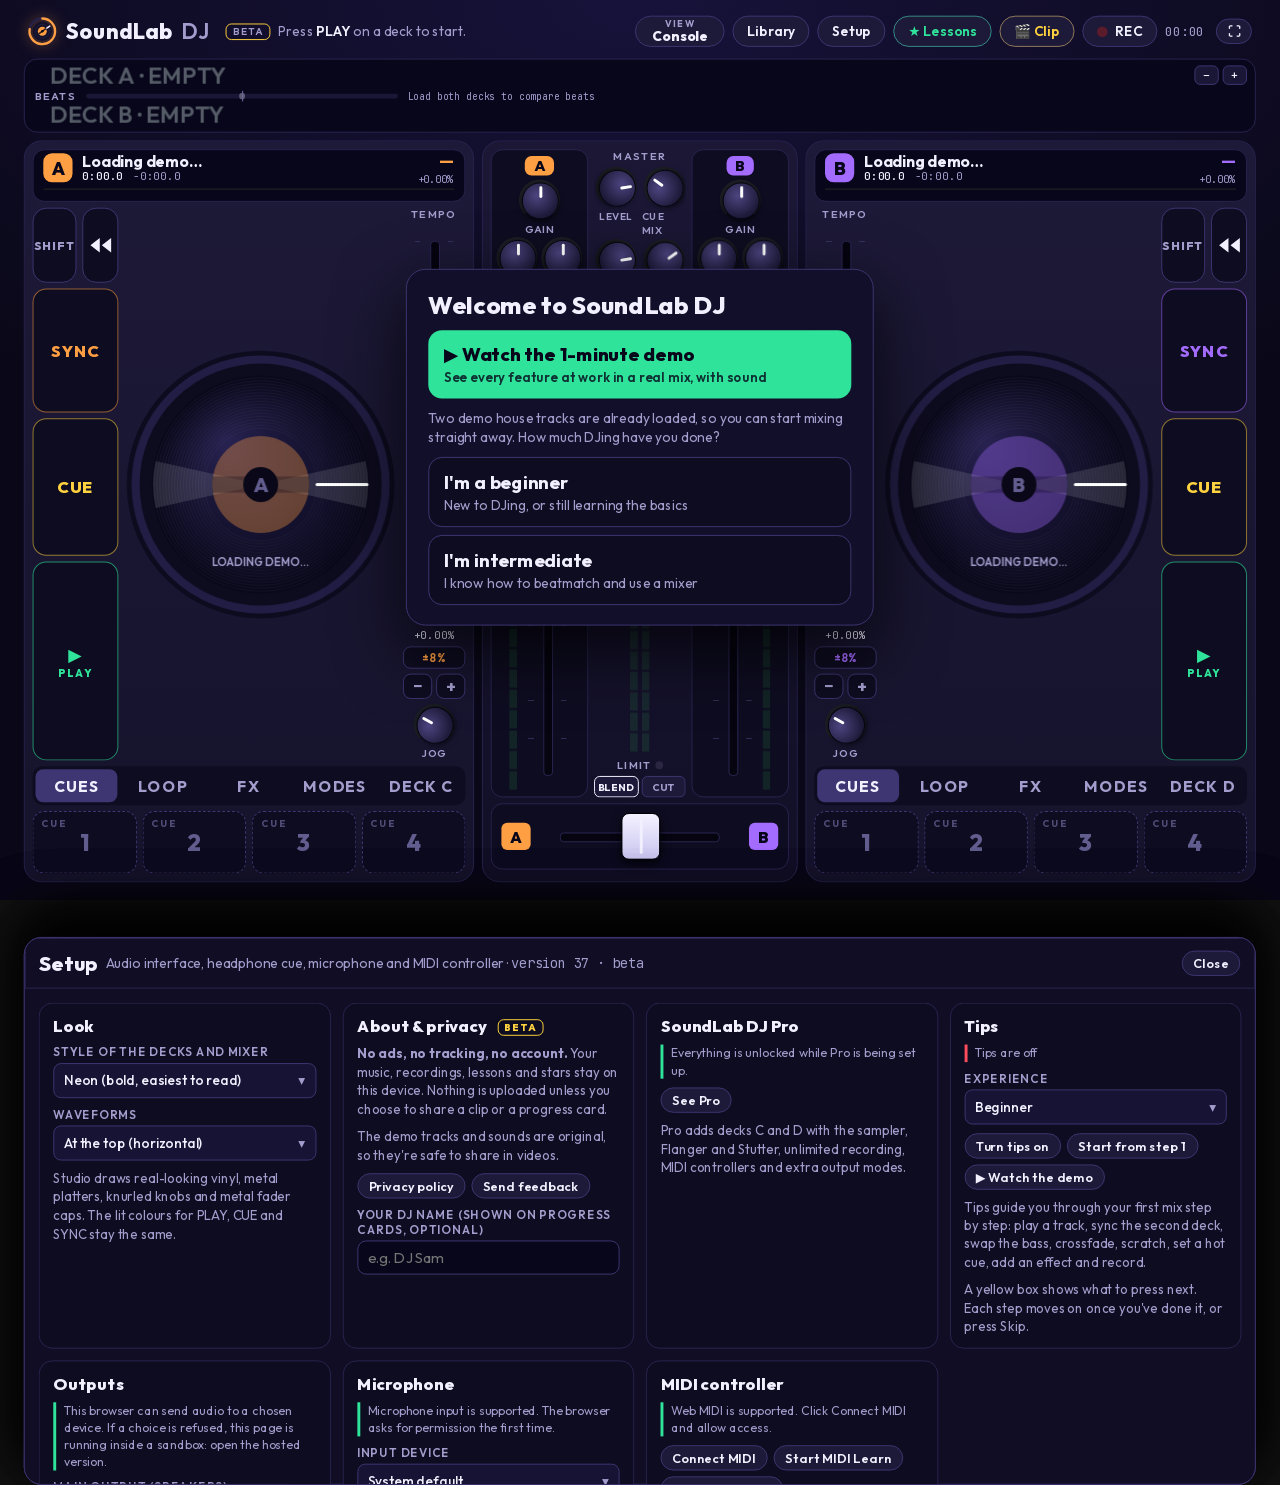
<file: index.html>
<!doctype html>
<html lang="en">
<head>
<!-- SoundLab DJ © SoundLab Jr. All rights reserved. -->
<meta charset="utf-8">
<meta name="viewport" content="width=device-width,initial-scale=1,maximum-scale=1,user-scalable=no,viewport-fit=cover">
<meta name="theme-color" content="#07080b">
<meta name="description" content="SoundLab DJ: learn to DJ and scratch on your phone or tablet. Four decks, sync, battle mode, FX, sampler and graded lessons. Free in your browser.">
<meta name="mobile-web-app-capable" content="yes">
<meta name="apple-mobile-web-app-capable" content="yes">
<meta name="apple-mobile-web-app-title" content="SoundLab DJ">
<meta name="apple-mobile-web-app-status-bar-style" content="black-translucent">
<meta property="og:type" content="website">
<meta property="og:title" content="SoundLab DJ">
<meta property="og:description" content="A four-deck DJ app, free in your browser: sync, scratching, FX, a sampler and recording. No download needed.">
<meta property="og:url" content="https://soundlabdj.apps2build.com/">
<meta property="og:image" content="https://soundlabdj.apps2build.com/og.png">
<meta property="og:image:width" content="1200">
<meta property="og:image:height" content="630">
<meta name="twitter:card" content="summary_large_image">
<meta name="twitter:title" content="SoundLab DJ">
<meta name="twitter:description" content="A four-deck DJ app, free in your browser.">
<meta name="twitter:image" content="https://soundlabdj.apps2build.com/og.png">
<link rel="manifest" href="manifest.webmanifest">
<link rel="icon" type="image/png" href="icons/jog-favicon.png">
<link rel="apple-touch-icon" href="icons/jog-apple-touch-icon.png">
<style>:root{padding-top:env(safe-area-inset-top,0);padding-bottom:env(safe-area-inset-bottom,0)}body{margin:0;font:14px system-ui,sans-serif}img{max-width:100%}[hidden]{display:none!important}</style>
<title>SoundLab DJ</title>
<meta name="claude:viewport-fit-sides" content="cover">
<link rel="stylesheet" href="fonts/fonts.css">
<style>:root{color-scheme:dark;--bg:#0a0818;--panel:#16132c;--panel-2:#1d1938;--well:#0e0c20;--edge:#2a2550;--edge-hi:#3d3672;--ink:#f2f0ff;--muted:#a29dcc;--dim:#625d8f;--a:#ff9f43;--b:#a46bff;--c:#35d0ff;--d:#ff6f9f;--go:#2fe39a;--cue:#ffd23f;--rec:#ff4d5e;--pfl:#ffd23f;--screen:#07061a;--f-ui:"Outfit","Avenir Next","Segoe UI",system-ui,sans-serif;--f-mono:"JetBrains Mono",ui-monospace,Menlo,monospace;--r:14px}body,html{height:100%}html{overscroll-behavior:none}body{position:fixed;inset:0;width:100%;touch-action:none;overscroll-behavior:none}.lib-main,.lib-side,.setup-body,.welcome{touch-action:pan-y;overscroll-behavior:contain;-webkit-overflow-scrolling:touch}[hidden]{display:none!important}body{background:radial-gradient(120% 90% at 50% 0,#17123a 0,var(--bg) 60%);color:var(--ink);font-family:var(--f-ui);overflow:hidden;box-sizing:border-box;padding-left:max(16px,env(safe-area-inset-left,0px));padding-right:max(16px,env(safe-area-inset-right,0px));padding-top:max(4px,env(safe-area-inset-top,0px));padding-bottom:max(10px,env(safe-area-inset-bottom,0px));-webkit-user-select:none;user-select:none;-webkit-tap-highlight-color:transparent}#fit{position:relative;width:100%;height:100%}#stage{position:absolute;left:0;top:0;width:1280px;height:800px;transform-origin:0 0;touch-action:none;box-sizing:border-box;padding:8px;display:grid;grid-template-rows:40px 76px minmax(0,1fr);gap:8px}#stage.short{grid-template-rows:78px minmax(0,1fr);gap:6px;padding:6px}.short .top{position:absolute;right:10px;top:8px;height:74px;z-index:3;display:grid;grid-auto-flow:column;grid-template-rows:1fr 1fr;gap:5px;padding:0}.short .top .brand,.short .top .rectime,.short .top .status{display:none}.short .top .tb{padding:0 16px;font-size:15px;display:flex;align-items:center;justify-content:center;height:100%;min-width:96px;box-sizing:border-box}.short .strips{padding-right:228px}.short .strips .zoom{display:none}.short .dhead{display:none}.short .deck{grid-template-rows:minmax(0,1fr) 40px 66px}#rotate{position:absolute;left:0;right:0;text-align:center;color:var(--muted);font-size:15px;letter-spacing:.04em}button{font-family:var(--f-ui);color:var(--ink);cursor:pointer;-webkit-appearance:none;appearance:none}[tabindex]:focus-visible,button:focus-visible,input:focus-visible,select:focus-visible{outline:2px solid #fff;outline-offset:2px}.lbl{font-size:11px;letter-spacing:.14em;text-transform:uppercase;color:var(--muted);font-weight:600}.mono{font-family:var(--f-mono);font-variant-numeric:tabular-nums}.top{display:flex;align-items:center;gap:8px;padding:0 4px;min-width:0}.brand{font-weight:800;font-size:22px;letter-spacing:.02em;display:flex;align-items:center;gap:9px;white-space:nowrap}.brand .mark{width:30px;height:30px;flex:none;filter:drop-shadow(0 0 8px rgba(255,159,67,.35))}.brand span{color:var(--muted);font-weight:600}.status{color:var(--muted);font-size:14px;flex:1;min-width:0;white-space:nowrap;overflow:hidden;text-overflow:ellipsis}.status b{color:var(--ink);font-weight:600}.tb{background:var(--panel-2);border:1px solid var(--edge-hi);border-radius:999px;padding:6px 14px;font-size:14px;font-weight:600;color:var(--ink);white-space:nowrap}.tb:hover{border-color:#5a52a0}.tb.on{border-color:var(--dc,var(--a));color:var(--dc,var(--a));box-shadow:0 0 12px -3px var(--dc,var(--a))}.tb.sm{padding:4px 11px;font-size:13px}.recbtn{display:flex;align-items:center;gap:8px}.recbtn .dot{width:11px;height:11px;border-radius:50%;background:#5a1b2a}.recbtn.live{border-color:var(--rec);color:var(--rec)}.recbtn.live .dot{background:var(--rec);box-shadow:0 0 10px var(--rec);animation:blink 1s steps(2) infinite}@keyframes blink{50%{opacity:.35}}@media (prefers-reduced-motion:reduce){.recbtn.live .dot{animation:none}}.rectime{font-family:var(--f-mono);font-size:13px;color:var(--muted);min-width:44px}#learnBtn.on{--dc:var(--pfl)}.strips{position:relative;display:grid;grid-template-rows:minmax(0,1fr) 10px minmax(0,1fr);gap:2px;background:var(--screen);border:1px solid var(--edge);border-radius:var(--r);padding:4px 6px;overflow:hidden;min-height:0}.sw{position:relative;min-width:0;min-height:0;overflow:hidden}.sw>canvas{position:absolute;inset:0;width:100%;height:100%;display:block}.phase{position:relative;display:flex;align-items:center;gap:10px;padding:0 4px;min-height:0}.phase .bar{position:relative;flex:0 0 320px;height:5px;background:#1a1736;border-radius:3px}.phase .bar::after{content:"";position:absolute;left:50%;top:-3px;bottom:-3px;width:1px;background:#6f69a8}.phase .needle{position:absolute;top:-1px;bottom:-1px;width:6px;margin-left:-3px;border-radius:3px;background:var(--ink)}.phase .txt{font-family:var(--f-mono);font-size:10px;color:var(--muted);white-space:nowrap}.phase .txt.lock{color:var(--go)}.zoom{position:absolute;right:8px;top:6px;display:flex;gap:4px;z-index:2}.zoom button{background:#1a1736;border:1px solid var(--edge-hi);border-radius:6px;font-size:13px;padding:0 8px;line-height:18px}.mainrow{display:grid;grid-template-columns:462px 324px 462px;grid-template-rows:minmax(0,1fr);gap:8px;min-height:0}.deck{--dc:var(--a);position:relative;background:linear-gradient(180deg,var(--panel-2),var(--panel));border:1px solid var(--edge);border-radius:18px;padding:8px;box-sizing:border-box;min-height:0;display:grid;grid-template-columns:minmax(0,1fr);grid-template-rows:54px minmax(0,1fr) 40px 64px;gap:6px}.short .deck{gap:5px;padding:6px}.dhead{position:relative;display:grid;grid-template-columns:auto minmax(0,1fr) auto;grid-template-rows:minmax(0,1fr) 12px;column-gap:10px;row-gap:3px;background:var(--screen);border:1px solid var(--edge);border-radius:12px;padding:5px 10px 6px}.dl{grid-row:1;width:30px;height:30px;border-radius:9px;background:var(--dc);color:var(--screen);font-weight:800;font-size:19px;display:grid;place-items:center;align-self:center}.ti{min-width:0;align-self:center}.title{font-size:16px;font-weight:700;white-space:nowrap;overflow:hidden;text-overflow:ellipsis;line-height:1.15}.sub{display:flex;gap:10px;font-family:var(--f-mono);font-size:11px;color:var(--muted);white-space:nowrap;overflow:hidden}.sub b{color:var(--ink);font-weight:500}.bpmbox{background:0 0;border:0;padding:0 2px;text-align:right;line-height:1;align-self:center;display:flex;flex-direction:column;align-items:flex-end;gap:2px}.bpmbox b{font-family:var(--f-mono);font-size:22px;font-weight:700;color:var(--dc)}.bpmbox span{font-family:var(--f-mono);font-size:10.5px;color:var(--muted)}.bpmbox em{font-style:normal;font-size:9.5px;font-weight:700;letter-spacing:.12em;color:var(--screen);background:var(--go);border-radius:4px;padding:1px 5px;display:none}.bpmbox em.on{display:block}.ov{grid-column:1/-1;width:100%;height:12px;display:block;min-width:0;cursor:pointer;touch-action:none}.gridpop{position:absolute;right:8px;top:calc(100% + 6px);z-index:8;background:#1f1a40;border:1px solid var(--edge-hi);border-radius:12px;padding:8px;display:grid;grid-template-columns:1fr 1fr;gap:6px;box-shadow:0 14px 30px rgba(0,0,0,.6);width:220px}.gridpop span{grid-column:1/-1;font-size:12px;color:var(--muted)}.gridpop button{background:var(--well);border:1px solid var(--edge-hi);border-radius:9px;padding:8px 0;font-size:14px;font-weight:600}.dbody{display:flex;gap:8px;min-height:0}.side-R .dbody{flex-direction:row-reverse}.tcol{width:88px;display:flex;flex-direction:column;gap:6px;min-height:0}.tbtn{border-radius:14px;border:1.5px solid var(--edge-hi);background:var(--well);font-weight:800;font-size:17px;letter-spacing:.06em;touch-action:none;min-height:0;padding:0}.tbtn.shift{flex:1;font-size:12px;color:var(--muted);letter-spacing:.08em;min-width:0}.trow{flex:.55;display:flex;gap:6px;min-height:0}.tbtn.rew{flex:0 0 42%;color:var(--ink);padding:0;touch-action:none;display:grid;place-items:center}.tbtn.rew svg{pointer-events:none}.tbtn.rew.on{background:var(--ink);color:var(--screen)}.tbtn.shift.on{background:var(--ink);color:var(--screen)}.tbtn.sync{flex:.9;color:var(--dc);border-color:color-mix(in srgb,var(--dc) 55%,transparent)}.tbtn.sync.on{background:var(--dc);color:var(--screen);box-shadow:0 0 18px -4px var(--dc)}.tbtn.cue{flex:1;color:var(--cue);border-color:color-mix(in srgb,var(--cue) 55%,transparent)}.tbtn.cue.on{background:var(--cue);color:var(--screen)}.tbtn.play{flex:1.45;color:var(--go);border-color:color-mix(in srgb,var(--go) 60%,transparent);font-size:18px}.tbtn.play.on{background:var(--go);color:var(--screen);box-shadow:0 0 22px -4px var(--go)}.tbtn.play small{display:block;font-size:11px;letter-spacing:.14em}.jogbox{flex:1;display:flex;align-items:center;justify-content:center;min-width:0;min-height:0}.jog{width:260px;height:260px;touch-action:none;cursor:grab;display:block;border-radius:50%}.tempo{width:64px;display:flex;flex-direction:column;align-items:center;gap:5px;min-height:0}.tfw{flex:1 1 0;min-height:44px}.tempo .tv{background:0 0;border:0;font-family:var(--f-mono);font-size:11px;color:var(--ink);padding:0}.tempo .rngb{width:100%;background:var(--well);border:1px solid var(--edge-hi);border-radius:8px;font-size:12px;padding:3px 0;color:var(--dc);font-weight:600}.bendrow{display:flex;gap:4px;width:100%}.bendrow button{flex:1;background:var(--well);border:1px solid var(--edge-hi);border-radius:8px;font-size:17px;font-weight:700;padding:0;line-height:24px;color:var(--muted)}.ptabs{display:grid;grid-template-columns:repeat(5,1fr);gap:4px;background:var(--well);border-radius:10px;padding:3px}.ptabs button{background:0 0;border:0;border-radius:8px;font-size:16px;font-weight:700;letter-spacing:.08em;text-transform:uppercase;color:var(--muted)}.ptabs button.on{background:var(--edge-hi);color:var(--ink)}.ptabs button .dot{display:inline-block;width:6px;height:6px;border-radius:50%;background:var(--go);margin-left:5px;vertical-align:middle}.panel{min-height:0;display:grid}.pane{display:flex;gap:6px;min-height:0}.pbtn{flex:1;border-radius:12px;border:1px solid var(--edge-hi);background:var(--well);font-size:16px;font-weight:700;color:var(--ink);min-width:0;padding:0 4px;touch-action:none}.pbtn.on{background:var(--dc);border-color:var(--dc);color:var(--screen);box-shadow:0 0 14px -4px var(--dc)}.pbtn.go.on{background:var(--go);border-color:var(--go)}.pbtn small{display:block;font-size:10px;font-weight:600;letter-spacing:.1em;opacity:.75}.lsize{flex:0 0 54px;display:grid;place-items:center;font-family:var(--f-mono);font-size:18px;font-weight:700;background:var(--screen);border-radius:12px;border:1px solid var(--edge)}.lsize small{font-size:9px;color:var(--muted);font-family:var(--f-ui);letter-spacing:.12em;margin-top:-8px}.pad{position:relative;flex:1;border-radius:12px;border:1.5px dashed var(--edge-hi);background:var(--well);font-size:24px;font-weight:800;color:var(--dim);touch-action:none}.pad.set{border-style:solid;background:var(--pc);border-color:var(--pc);color:var(--screen);box-shadow:0 0 14px -4px var(--pc)}.pad small{position:absolute;left:8px;top:5px;font-size:10px;font-weight:700;letter-spacing:.12em;opacity:.8}.fxt{flex:0 0 96px;border-radius:12px;border:1px solid var(--edge-hi);background:var(--screen);display:flex;flex-direction:column;align-items:flex-start;justify-content:center;padding:0 10px;text-align:left}.fxt span{font-size:10px;letter-spacing:.14em;color:var(--muted);font-weight:700}.fxt b{font-size:16px;color:var(--dc);letter-spacing:.04em}.fxk{display:flex;gap:10px;align-items:center;padding:0 2px}.fxv{flex:1;align-self:center;font-family:var(--f-mono);font-size:11px;color:var(--muted);text-align:center;min-width:0;overflow:hidden;text-overflow:ellipsis;white-space:nowrap}.fxon{flex:0 0 74px}.xdeck{align-items:stretch}.xplay{flex:0 0 52px;border-radius:12px;border:1.5px solid color-mix(in srgb,var(--go) 60%,transparent);background:var(--well);color:var(--go);font-size:20px;font-weight:800;touch-action:none}.xplay.on{background:var(--go);color:var(--screen)}.xinfo{flex:1;min-width:0;border-radius:12px;border:1px solid var(--edge-hi);background:var(--screen);display:flex;flex-direction:column;justify-content:center;gap:4px;padding:0 10px;text-align:left}.xinfo b{font-size:14px;white-space:nowrap;overflow:hidden;text-overflow:ellipsis;color:var(--xc)}.xbar{display:block;height:4px;background:#221d44;border-radius:2px;overflow:hidden}.xbar i{display:block;height:100%;width:0;background:var(--xc)}.xinfo small{font-family:var(--f-mono);font-size:10.5px;color:var(--muted);white-space:nowrap}.xsync{flex:0 0 50px;border-radius:12px;border:1.5px solid color-mix(in srgb,var(--xc) 55%,transparent);background:var(--well);font-weight:800;font-size:12px;color:var(--xc)}.xsync.on{background:var(--xc);color:var(--screen)}.xfxt{flex:0 0 72px}.xfxt b{color:var(--xc);font-size:14px}.xdeck .knob-wrap{justify-content:center}.xrow{flex:1;display:flex;gap:6px;min-width:0}.xmode{flex:0 0 66px;display:flex;flex-direction:column;gap:4px}.xmode button{flex:1;border-radius:9px;border:1px solid var(--edge-hi);background:var(--well);font-size:10.5px;font-weight:800;letter-spacing:.08em;color:var(--muted);padding:0}.xmode button.on{background:var(--xc);border-color:var(--xc);color:var(--screen)}.xio{flex:0 0 62px;display:flex;flex-direction:column;gap:4px}.xio button{flex:1;border-radius:9px;border:1.5px solid var(--edge-hi);background:var(--well);font-size:13px;font-weight:800;color:var(--ink);padding:0;line-height:1;touch-action:none}.xio button small{display:block;font-size:8.5px;font-weight:600;color:var(--muted);letter-spacing:.06em;margin-top:1px}.xio button.on{background:var(--cue);border-color:var(--cue);color:var(--screen)}.xio button.on small{color:var(--screen)}.spad{flex:1;min-width:0;border-radius:12px;border:1.5px dashed var(--edge-hi);background:var(--well);color:var(--dim);font-weight:800;font-size:17px;padding:2px 4px;touch-action:none;display:flex;flex-direction:column;align-items:center;justify-content:center;gap:1px;overflow:hidden}.spad small{font-size:9.5px;font-weight:600;letter-spacing:.04em;white-space:nowrap;overflow:hidden;text-overflow:ellipsis;max-width:100%}.spad.set{border-style:solid;border-color:var(--xc);color:var(--xc);background:color-mix(in srgb,var(--xc) 14%,var(--well))}.spad.hit{background:var(--xc);color:var(--screen)}.dropping{outline:2px dashed var(--dc);outline-offset:-4px}.fader{position:relative;touch-action:none;cursor:pointer}.fader-v{width:46px}.fader-h{height:52px}.f-track{position:absolute;background:#05040f;border:1px solid #2c2754;border-radius:4px}.fader-v .f-track{left:50%;width:8px;margin-left:-4px;top:15px;bottom:15px}.fader-h .f-track{top:50%;height:8px;margin-top:-4px;left:20px;right:20px}.f-ticks{position:absolute;pointer-events:none;opacity:.55;left:3px;right:3px;top:15px;bottom:15px;background:repeating-linear-gradient(180deg,#4b4580 0 1px,transparent 1px 10%);-webkit-mask:linear-gradient(90deg,#000 0 6px,transparent 6px calc(100% - 6px),#000 calc(100% - 6px));mask:linear-gradient(90deg,#000 0 6px,transparent 6px calc(100% - 6px),#000 calc(100% - 6px))}.f-cap{position:absolute;border-radius:8px;background:linear-gradient(180deg,#f4f2ff,#c9c4ef);border:1px solid #000;box-shadow:0 4px 10px rgba(0,0,0,.6)}.fader-v .f-cap{left:0;right:0;height:30px;margin-top:-15px}.fader-h .f-cap{top:2px;bottom:2px;width:38px;margin-left:-19px}.f-cap::after{content:"";position:absolute;background:var(--dc,#7b72c9);border-radius:2px}.fader-v .f-cap::after{left:5px;right:5px;top:50%;height:3px;margin-top:-1.5px}.fader-h .f-cap::after{top:5px;bottom:5px;left:50%;width:3px;margin-left:-1.5px}.knob-wrap{display:flex;flex-direction:column;align-items:center;gap:2px}.knob{width:42px;height:42px;border-radius:50%;position:relative;touch-action:none;cursor:ns-resize;padding:3px;box-sizing:border-box;background:#1f1a40}.knob.sm{width:42px;height:42px}.knob-cap{width:100%;height:100%;border-radius:50%;background:radial-gradient(circle at 40% 35%,#4c4580,#1d1938 72%);border:1px solid #06050f;position:relative;box-shadow:0 2px 5px rgba(0,0,0,.6)}.knob-cap i{position:absolute;left:50%;top:3px;width:3px;height:12px;margin-left:-1.5px;border-radius:2px;background:#fff}.knob-wrap .lbl{font-size:10.5px;letter-spacing:.06em}.mixer{background:linear-gradient(180deg,#1b1735,#120f27);border:1px solid var(--edge);border-radius:18px;padding:8px;box-sizing:border-box;min-height:0;display:grid;grid-template-columns:1fr 94px 1fr;grid-template-rows:minmax(0,1fr) 72px;gap:6px}.short .mixer{padding:6px 6px 10px;gap:5px;grid-template-rows:minmax(0,1fr) 70px}.mx-ch{--dc:var(--a);display:flex;flex-direction:column;align-items:center;gap:4px;background:var(--well);border:1px solid var(--edge);border-radius:12px;padding:6px 4px;min-height:0;overflow:hidden}.mx-head{font-size:15px;font-weight:800;color:var(--screen);background:var(--dc);border-radius:7px;padding:0 9px;line-height:20px}.knobs{display:grid;grid-template-columns:1fr 1fr;gap:1px 4px;justify-items:center}.knobs>.knob-wrap:first-child{grid-column:1/-1}.pfl{background:var(--panel-2);border:1px solid var(--edge-hi);border-radius:8px;font-size:12px;font-weight:800;letter-spacing:.12em;padding:4px 14px;color:var(--muted)}.pfl.on{background:var(--pfl);border-color:var(--pfl);color:var(--screen);box-shadow:0 0 12px -3px var(--pfl)}.mx-fd{display:flex;gap:8px;align-items:stretch;flex:1 1 0;min-height:0;overflow:hidden}.mx-fd .chf{height:100%}.vu{width:8px;height:100%;display:block;min-height:0}.mx-master{display:flex;flex-direction:column;align-items:center;gap:4px;min-height:0;overflow:hidden}.mknobs{display:grid;grid-template-columns:1fr 1fr;gap:2px 4px;justify-items:center}.mx-master .vus{display:flex;gap:4px;flex:1 1 0;min-height:0;padding:2px 0;overflow:hidden}.micb{background:var(--panel-2);border:1px solid var(--edge-hi);border-radius:8px;font-size:12px;font-weight:800;letter-spacing:.12em;padding:4px 12px;color:var(--muted)}.micb.on{background:var(--rec);border-color:var(--rec);color:#fff}.curve{display:flex;gap:3px;width:100%}.curve button{flex:1;background:var(--panel-2);border:1px solid var(--edge-hi);border-radius:6px;font-size:10.5px;padding:3px 0;color:var(--muted);font-weight:700}.curve button.on{color:var(--ink);border-color:var(--ink)}.mx-xf{grid-column:1/-1;display:flex;align-items:center;gap:10px;padding:0 10px;margin-bottom:4px;background:var(--well);border:1px solid var(--edge);border-radius:12px;touch-action:none}.mx-xf .xl{font-size:17px;font-weight:800;width:30px;height:28px;border-radius:6px;display:grid;place-items:center;color:var(--screen)}.mx-xf .fader{flex:1}.vbtn{display:flex;flex-direction:column;align-items:center;justify-content:center;line-height:1.05;padding:3px 14px;min-width:92px}.vbtn small{font-size:9.5px;letter-spacing:.16em;color:var(--muted);font-weight:700}.vbtn span{font-weight:800}.short .top .vbtn{grid-row:span 2;flex-direction:column;font-size:17px}.short .top .vbtn small{font-size:11px}.viewpop{position:absolute;right:10px;top:54px;z-index:40;width:350px;background:#1f1a40;border:1px solid var(--edge-hi);border-radius:16px;box-shadow:0 18px 50px rgba(0,0,0,.7);padding:8px;display:flex;flex-direction:column;gap:6px}.short .viewpop{top:88px}.viewpop[hidden]{display:none}.viewpop button{display:flex;flex-direction:column;align-items:flex-start;gap:2px;text-align:left;background:var(--well);border:1.5px solid var(--edge-hi);border-radius:12px;padding:9px 14px}.short .viewpop{gap:4px;padding:6px}.short .viewpop button{padding:6px 14px}.short .viewpop button b{font-size:17px}.viewpop button b{font-size:19px}.viewpop button span{font-size:13px;color:var(--muted)}.viewpop button.on{border-color:var(--go)}.viewpop button.on b::after{content:' ✓';color:var(--go)}#stage.v-mixer .mainrow{grid-template-columns:200px minmax(0,1fr) 200px;gap:8px}#stage.v-mixer.short .mainrow{grid-template-columns:184px minmax(0,1fr) 184px;gap:6px}#stage.v-mixer #dkL{grid-column:1;grid-row:1}#stage.v-mixer .mixer{grid-column:2;grid-row:1;grid-template-columns:minmax(0,1fr) minmax(0,1fr);grid-template-rows:minmax(0,1fr) 92px;gap:10px;padding:10px}#stage.v-mixer.short .mixer{grid-template-rows:minmax(0,1fr) 72px;gap:8px;padding:8px}#stage.v-mixer #dkR{grid-column:3;grid-row:1}#stage.v-mixer .mx-master{display:none}#stage.v-mixer .mx-ch{display:grid;grid-template-columns:minmax(0,1fr) auto;grid-template-rows:auto minmax(0,1fr) auto;align-items:center;justify-items:center;gap:6px 14px;padding:8px 12px}#stage.v-mixer #mxR{grid-template-columns:auto minmax(0,1fr)}#stage.v-mixer .mx-head{grid-column:1/-1;font-size:20px;line-height:28px;padding:0 16px;border-radius:9px}#stage.v-mixer .knobs{grid-row:2/4;grid-column:1;grid-template-columns:repeat(2,1fr);gap:10px 22px;align-self:center}#stage.v-mixer #mxR .knobs{grid-column:2}#stage.v-mixer .mx-fd{grid-row:2;grid-column:2;height:100%;gap:10px}#stage.v-mixer #mxR .mx-fd,#stage.v-mixer #mxR .pfl{grid-column:1}#stage.v-mixer .mx-ch .pfl{grid-row:3;grid-column:2;font-size:13px;padding:6px 16px}#stage.v-mixer .knob{width:120px;height:120px;padding:6px}#stage.v-mixer.short .knob{width:84px;height:84px;padding:4px}#stage.v-mixer.short .knobs{gap:2px 22px}#stage.v-mixer.short .knob-wrap{gap:0}#stage.v-mixer.short .mx-head{font-size:17px;line-height:22px}#stage.v-mixer .knob-cap i{top:7%;height:26%;width:5px;margin-left:-2.5px}#stage.v-mixer .knob-wrap{gap:3px}#stage.v-mixer .knob-wrap .lbl{font-size:13px}#stage.v-mixer .vu{width:12px}#stage.v-mixer .fader-v{width:78px}#stage.v-mixer .fader-v .f-track{width:10px;margin-left:-5px}#stage.v-mixer .fader-v .f-cap{height:40px;margin-top:-20px;border-radius:9px}#stage.v-mixer .mx-xf{justify-self:center;width:min(440px,70%);box-sizing:border-box;margin:0;gap:10px;padding:0 12px}#stage.v-mixer .mx-xf .xl{font-size:20px;width:38px;height:36px;border-radius:8px}#stage.v-mixer .deck{grid-template-rows:minmax(0,1fr);padding:8px}#stage.v-mixer .deck>:not(.panel){display:none}#stage.v-mixer .deck .panel{display:flex}#stage.v-mixer .deck .pane{display:none!important}#stage.v-mixer .deck .pane[data-pane=fx]{display:flex!important;flex-direction:column;align-items:stretch;gap:8px;flex:1}#stage.v-mixer .deck .fxt{flex:0 0 64px;padding:0 12px}#stage.v-mixer .deck .fxt span{font-size:11px}#stage.v-mixer .deck .fxt b{font-size:20px}#stage.v-mixer .deck .fxk{flex:1;flex-direction:column;justify-content:space-evenly;gap:4px;min-height:0}#stage.v-mixer .deck .fxk .knob{width:96px;height:96px;padding:5px}#stage.v-mixer.short .deck .fxk .knob{width:70px;height:70px;padding:4px}#stage.v-mixer .deck .fxk .knob-wrap .lbl{font-size:12px}#stage.v-mixer .deck .fxv{flex:0 0 auto;font-size:11px;white-space:normal;text-align:center}#stage.v-mixer .deck .fxon{flex:0 0 58px;font-size:19px}#stage.v-mixer.short .deck .fxt{flex-basis:54px}#stage.v-mixer.short .deck .fxon{flex-basis:50px}#stage.v-mixer .mx-ch{container-type:size}#stage.v-mixer .mx-ch .knobs .knob{width:min(120px,calc((100cqh - 132px)/ 3),calc((100cqw - 172px)/ 2));height:min(120px,calc((100cqh - 132px)/ 3),calc((100cqw - 172px)/ 2))}#stage.v-mixer .deck .pane[data-pane=fx]{container-type:size}#stage.v-mixer .deck .pane[data-pane=fx] .fxk .knob{width:min(96px,calc((100cqh - 250px)/ 3),calc(100cqw - 24px));height:min(96px,calc((100cqh - 250px)/ 3),calc(100cqw - 24px))}#stage.v-plat .mainrow{grid-template-columns:minmax(0,1fr) 250px minmax(0,1fr)}#stage.v-plat .mx-xf{gap:6px;padding:0 6px}#stage.v-plat .mx-xf .xl{width:30px;font-size:19px}#stage.v-plat .fader-h .f-cap{width:44px;margin-left:-22px}#stage.v-plat .deck{grid-template-rows:minmax(0,1fr) 72px;padding:6px}#stage.v-plat.short .deck{grid-template-rows:minmax(0,1fr) 66px}#stage.v-plat .deck>:not(.dbody):not(.panel),#stage.v-plat .tempo{display:none}#stage.v-plat .deck .pane{display:none!important}#stage.v-plat .deck .pane[data-pane=cues]{display:flex!important}#stage.v-plat .mixer{grid-template-columns:minmax(0,1fr);grid-template-rows:minmax(0,1fr) 120px;background:0 0;border:0;padding:0}#stage.v-plat .mx-ch,#stage.v-plat .mx-master{display:none}#stage.v-plat .mx-xf{grid-row:2;margin:0;gap:10px;padding:0 10px}#stage.v-mixer .fader-h,#stage.v-plat .fader-h{height:84px}#stage.v-mixer.short .fader-h{height:60px}#stage.v-mixer .fader-h .f-track,#stage.v-plat .fader-h .f-track{height:10px;margin-top:-5px}#stage.v-mixer .fader-h .f-cap,#stage.v-plat .fader-h .f-cap{width:62px;margin-left:-31px;border-radius:10px}#stage.v-cd .mainrow,#stage.v-samp .mainrow{grid-template-columns:minmax(0,1fr) minmax(0,1fr)}#stage.v-cd .mixer,#stage.v-samp .mixer{display:none}#stage.v-cd .deck,#stage.v-samp .deck{grid-template-rows:minmax(0,1fr);padding:10px}#stage.v-cd .deck>:not(.panel),#stage.v-samp .deck>:not(.panel){display:none}#stage.v-cd .deck .pane,#stage.v-samp .deck .pane{display:none!important}#stage.v-cd .deck .pane.xdeck,#stage.v-samp .deck .pane.xdeck{display:grid!important;grid-template-columns:minmax(0,1fr) 168px;gap:10px;min-height:0}#stage.v-cd .xdeck::before,#stage.v-samp .xdeck::before{grid-area:head;content:attr(data-name);font-size:22px;font-weight:800;color:var(--xc);letter-spacing:.02em;line-height:1}#stage.v-cd .xdeck>[id^=xg],#stage.v-samp .xdeck>[id^=xg]{grid-area:gain;display:flex;align-items:center;justify-content:center;background:var(--well);border:1px solid var(--edge);border-radius:14px;min-height:0}#stage.v-cd .xdeck>[id^=xg] .knob{width:128px;height:128px;padding:6px}#stage.v-samp .xdeck>[id^=xg] .knob{width:96px;height:96px;padding:5px}#stage.v-cd .xdeck .knob-cap i,#stage.v-samp .xdeck .knob-cap i{top:7%;height:26%;width:5px;margin-left:-2.5px}#stage.v-cd .xdeck .knob-wrap .lbl,#stage.v-samp .xdeck .knob-wrap .lbl{font-size:13px}#stage.v-cd .xdeck{grid-template-rows:auto minmax(0,1fr);grid-template-areas:"head head" "main gain"}#stage.v-cd .xmode,#stage.v-cd .xpads{display:none!important}#stage.v-cd .xtrack{grid-area:main;display:grid!important;grid-template-columns:1.25fr 1fr 1fr;grid-template-rows:96px minmax(0,1fr) minmax(0,1fr);grid-template-areas:"info info info" "play sync fxt" "play sync xa";gap:10px;min-height:0}#stage.v-cd .xplay{grid-area:play;font-size:60px;border-radius:18px;border-width:2px}#stage.v-cd .xinfo{grid-area:info;padding:0 16px;gap:8px;border-radius:14px}#stage.v-cd .xinfo b{font-size:22px}#stage.v-cd .xinfo small{font-size:13px}#stage.v-cd .xbar{height:8px;border-radius:4px}#stage.v-cd .xsync{grid-area:sync;font-size:24px;border-radius:16px;border-width:2px}#stage.v-cd .xfxt{grid-area:fxt;border-radius:14px;padding:0 14px}#stage.v-cd .xfxt span{font-size:12px}#stage.v-cd .xfxt b{font-size:22px}#stage.v-cd .xtrack>[id^=xa]{grid-area:xa;display:flex;align-items:center;justify-content:center;background:var(--well);border:1px solid var(--edge);border-radius:14px;min-height:0}#stage.v-cd .xtrack>[id^=xa] .knob{width:96px;height:96px;padding:5px}#stage.v-cd.short .xtrack>[id^=xa] .knob{width:70px;height:70px;padding:4px}#stage.v-cd.short .xtrack{grid-template-rows:78px minmax(0,1fr) minmax(0,1fr)}#stage.v-samp .xdeck{grid-template-rows:auto 54px auto minmax(0,1fr);grid-template-areas:"head head" "pads src" "pads fx" "pads gain"}#stage.v-samp .xmode{grid-area:src;display:flex;flex-direction:row}#stage.v-samp .xmode [data-x=mpads],#stage.v-samp .xmode [data-x=mtrack]{display:none!important}#stage.v-samp .xmode [data-x=msrc]{font-size:15px;border-radius:12px}#stage.v-samp .xpads{grid-area:pads;display:grid!important;grid-template-columns:118px minmax(0,1fr) minmax(0,1fr);grid-template-rows:minmax(0,1fr) minmax(0,1fr);gap:10px;min-height:0}#stage.v-samp .xio{grid-row:1/3;gap:10px}#stage.v-samp .xio button{font-size:28px;border-radius:16px;border-width:2px}#stage.v-samp .xio button small{font-size:12px;margin-top:6px}#stage.v-samp .spad{font-size:38px;border-radius:18px;border-width:2px}#stage.v-samp .spad small{font-size:14px;margin-top:4px}#stage.v-samp .xtrack{grid-area:fx;display:grid!important;grid-template-columns:1fr;grid-template-rows:54px auto;gap:6px}#stage.v-samp .xtrack>.xinfo,#stage.v-samp .xtrack>.xplay,#stage.v-samp .xtrack>.xsync{display:none}#stage.v-samp .xfxt{border-radius:12px;padding:0 12px}#stage.v-samp .xfxt b{font-size:18px}#stage.v-samp .xtrack>[id^=xa]{display:flex;justify-content:center}#stage.v-samp .xtrack>[id^=xa] .knob{width:84px;height:84px;padding:4px}#stage.v-samp.short .xtrack>[id^=xa] .knob{width:64px;height:64px;padding:3px}#stage.v-samp.short .xdeck>[id^=xg] .knob{width:72px;height:72px;padding:4px}.lesbtn{color:var(--go);border-color:color-mix(in srgb,var(--go) 50%,var(--edge-hi))}.short .strips{padding-right:440px}.les-grid{display:grid;grid-template-columns:repeat(3,minmax(0,1fr));gap:10px;padding:12px 14px;height:calc(100% - 52px);box-sizing:border-box;overflow:auto;align-content:start}.les-top{grid-column:1/-1;display:grid;grid-template-columns:1.4fr 1fr;gap:10px}.les-lv,.les-wk{background:var(--well);border:1.5px solid var(--edge-hi);border-radius:14px;padding:12px 14px;display:flex;flex-direction:column;gap:6px;min-width:0}.les-wk{border-color:color-mix(in srgb,#ff9f43 55%,var(--edge-hi))}.les-lv b,.les-wk b{font-size:24px}.les-lv small{color:var(--muted);font-size:13px}.les-wk p{margin:0;font-size:13px;color:var(--muted);line-height:1.4}.les-wk .st{color:var(--pfl);letter-spacing:2px}.lvbar{height:10px;border-radius:5px;background:#221d44;overflow:hidden}.lvbar i{display:block;height:100%;background:linear-gradient(90deg,var(--go),#ffd23f)}.badges{display:flex;flex-wrap:wrap;gap:6px;margin:2px 0 4px}.bdg{display:flex;align-items:center;gap:4px;font-size:16px;padding:3px 9px;border-radius:999px;background:#17133a;border:1px solid var(--edge);filter:grayscale(1);opacity:.45}.bdg em{font-style:normal;font-size:11.5px;font-weight:700;color:var(--muted)}.bdg.on{filter:none;opacity:1;border-color:var(--pfl)}.bdg.on em{color:var(--ink)}.les-top .row{display:flex;gap:8px}.les-top .tb{align-self:flex-start}.wkgo{background:#ff9f43;border-color:#ff9f43;color:var(--screen);font-weight:800}.les-h{grid-column:1/-1;margin:4px 2px 0;font-size:13px;letter-spacing:.14em;text-transform:uppercase;color:var(--muted)}.namefld{display:flex;flex-direction:column;gap:4px;font-size:13px;color:var(--muted)}.namefld input{background:var(--screen);border:1px solid var(--edge-hi);border-radius:9px;color:var(--ink);font:15px var(--f-ui);padding:7px 10px}.kc{padding:1px 7px;border-radius:6px}.kc.kok{background:color-mix(in srgb,var(--go) 22%,transparent);color:var(--go)}.kc.kno{color:#ff9f43}.betatag{display:inline-block;font-size:10px;font-weight:800;letter-spacing:.12em;color:#ffd23f;border:1.5px solid #ffd23f;border-radius:6px;padding:1px 6px;margin-left:8px;vertical-align:middle}.card .row a.tb{text-decoration:none;display:inline-flex;align-items:center}.les-card{text-align:left;background:var(--well);border:1.5px solid var(--edge-hi);border-radius:14px;padding:10px 14px;display:flex;flex-direction:column;gap:3px;min-width:0}.les-card .n{font-size:11px;letter-spacing:.12em;text-transform:uppercase;color:var(--muted);font-weight:700}.les-card b{font-size:18px}.les-card p{margin:0;font-size:13px;color:var(--muted);line-height:1.35}.les-card .st{color:var(--pfl);font-size:20px;letter-spacing:3px;margin-top:2px}.les-card.done{border-color:color-mix(in srgb,var(--go) 55%,var(--edge-hi))}.tip.les{width:320px;border-color:var(--go);box-shadow:0 12px 40px rgba(0,0,0,.7),0 0 18px -6px var(--go);z-index:37}.tip.les::after{border-color:var(--go)}.tip.les:not(.above):not(.below)::after{display:none}.tip.les .tip-n,.tip.les p b{color:var(--go)}.les-ring{border-color:var(--go);box-shadow:0 0 0 4px rgba(46,229,157,.2),0 0 18px var(--go)}.les-res{display:flex;flex-direction:column;gap:8px}.les-stars{font-size:38px;letter-spacing:6px;color:var(--pfl);text-align:center;line-height:1.1}.les-res p{text-align:center;font-size:14px!important;color:var(--muted)!important}.les-next{background:var(--go);color:var(--screen);border-color:var(--go)}.xlock{display:none}#stage.v-plat .xlock{display:flex;grid-row:1;flex-direction:column;gap:7px;background:var(--well);border:1px solid var(--edge);border-radius:14px;padding:8px;min-height:0}.xl-row{display:flex;gap:6px;align-items:center}.xl-row>span{font-size:10.5px;font-weight:700;letter-spacing:.1em;text-transform:uppercase;color:var(--muted);white-space:nowrap;padding:0 2px}.xl-row button{flex:1;border-radius:11px;border:1.5px solid var(--edge-hi);background:var(--panel-2);font-weight:800;font-size:13px;letter-spacing:.05em;padding:10px 0;color:var(--muted)}.xl-row button.on{background:var(--ink);border-color:var(--ink);color:var(--screen)}.xl-row button[data-sc=battle].on{background:var(--rec);border-color:var(--rec);color:#fff}.xl-deck button[data-sd=A].on{background:var(--a);border-color:var(--a)}.xl-deck button[data-sd=B].on{background:var(--b);border-color:var(--b)}.xl-mode button{font-size:11.5px;padding:8px 0}.xl-cut{display:none;align-items:center;gap:8px;font-size:10.5px;font-weight:700;letter-spacing:.1em;text-transform:uppercase;color:var(--muted)}.xl-cut input{flex:1;accent-color:var(--rec);min-width:0}.xl-cut b{font-size:12px;color:var(--ink);width:30px;text-align:right}.cutpad{display:none;flex:1;min-height:70px;border-radius:14px;border:2px dashed color-mix(in srgb,var(--sc) 70%,transparent);background:color-mix(in srgb,var(--sc) 10%,var(--panel-2));flex-direction:column;align-items:center;justify-content:center;touch-action:none;user-select:none;-webkit-user-select:none;cursor:pointer}.cutpad b{font-size:21px;font-weight:900;letter-spacing:.08em;color:var(--sc)}.cutpad small{font-size:11px;color:var(--muted);font-weight:600}.cutpad.on{background:var(--sc);border-style:solid}.cutpad.on b,.cutpad.on small{color:var(--screen)}.xlock.battle .xl-cut{display:flex}.xlock.tr .cutpad{display:flex}.trbtn i{font-style:normal;font-size:11px;opacity:.8;margin-left:4px}.xl-row .trbtn.on{background:var(--go);border-color:var(--go);color:var(--screen)}.xl-mode .xm2{font-size:9.5px;line-height:1.15;padding:5px 0}.xlock p{margin:0;font-size:11.5px;line-height:1.35;color:var(--muted);text-align:center;flex:1;display:flex;align-items:center}.xlock.battle p,.xlock.tr p{display:none}.clipbtn{color:#ffd23f;border-color:color-mix(in srgb,#ffd23f 45%,var(--edge-hi))}.clipbtn.live{background:var(--rec);border-color:var(--rec);color:#fff}.clipsheet{position:absolute;inset:0;z-index:64;background:rgba(6,5,16,.88);display:flex;align-items:center;justify-content:center;gap:28px;padding:16px;box-sizing:border-box}.clipsheet[hidden]{display:none}.clipsheet video{height:calc(100% - 20px);aspect-ratio:9/16;border-radius:16px;background:#000;box-shadow:0 20px 60px rgba(0,0,0,.7)}.clipside{width:300px;display:flex;flex-direction:column;gap:10px}.clipside h3{margin:0;font-size:24px;font-weight:800}.clipside p{margin:0;color:var(--muted);font-size:14px;line-height:1.4}.clipside .tb{font-size:17px;padding:12px 16px}.clipgo{background:var(--go);border-color:var(--go);color:var(--screen);font-weight:800}#stage.studio{--sscrew:radial-gradient(circle at 50% 50%,#c4c8cf 0 2.2px,#5b5f67 2.6px,#2a2c31 3.4px,transparent 4.2px)}#stage.studio .deck,#stage.studio .mixer,#stage.studio .strips{border-color:#565a63;box-shadow:inset 0 1px 0 rgba(255,255,255,.12),inset 0 -1px 0 rgba(0,0,0,.5),0 6px 18px rgba(0,0,0,.5);background:var(--sscrew) 10px 10px/12px 12px no-repeat,var(--sscrew) calc(100% - 10px) 10px/12px 12px no-repeat,var(--sscrew) 10px calc(100% - 10px)/12px 12px no-repeat,var(--sscrew) calc(100% - 10px) calc(100% - 10px)/12px 12px no-repeat,repeating-linear-gradient(90deg,rgba(255,255,255,.028) 0 1px,rgba(0,0,0,.03) 1px 2px,transparent 2px 4px),linear-gradient(180deg,#3b3e46,#26282e)}#stage.studio .strips{background:linear-gradient(180deg,#121417,#0b0c0e)}#stage.studio .mx-ch,#stage.studio .mx-xf,#stage.studio .xlock{background:linear-gradient(180deg,#24262b,#1a1c20);border-color:#41444b;box-shadow:inset 0 1px 2px rgba(0,0,0,.6)}#stage.studio .pad,#stage.studio .pbtn,#stage.studio .ptabs,#stage.studio .tbtn,#stage.studio .xl-row button{background:linear-gradient(180deg,#34363c,#222429);border-color:#121316;box-shadow:inset 0 1px 0 rgba(255,255,255,.08),0 2px 3px rgba(0,0,0,.45)}#stage.studio .pbtn.on,#stage.studio .tbtn.on,#stage.studio .xl-row button.on{box-shadow:inset 0 1px 0 rgba(255,255,255,.25),0 0 14px -2px currentColor}#stage.studio .tbtn.play.on{background:var(--go)}#stage.studio .tbtn.cue.on{background:var(--cue)}#stage.studio .tbtn.sync.on{background:var(--dc)}#stage.studio .tbtn.shift.on{background:var(--ink)}#stage.studio .pad.set{background:var(--pc);border-color:var(--pc)}#stage.studio .pbtn.on{background:var(--dc);border-color:var(--dc)}#stage.studio .pbtn.go.on{background:var(--go);border-color:var(--go)}#stage.studio .xl-row button.on{background:var(--ink);border-color:var(--ink);color:var(--screen)}#stage.studio .xl-row button[data-sc=battle].on{background:var(--rec);border-color:var(--rec);color:#fff}#stage.studio .xl-deck button[data-sd=A].on{background:var(--a);border-color:var(--a)}#stage.studio .xl-deck button[data-sd=B].on{background:var(--b);border-color:var(--b)}#stage.studio .xl-row .trbtn.on{background:var(--go);border-color:var(--go);color:var(--screen)}#stage.studio .knob{background-color:#14151a}#stage.studio .knob-cap{background:radial-gradient(circle at 40% 32%,#f1f3f7 0,#b9bdc6 22%,#7f848e 52%,#4c5058 70%,transparent 71%),repeating-conic-gradient(#5a5e67 0 5deg,#2f3238 5deg 10deg);border:1px solid #0b0c0e;box-shadow:0 3px 6px rgba(0,0,0,.7)}#stage.studio .knob-cap i{background:#15161a;box-shadow:0 0 0 1px rgba(255,255,255,.25)}#stage.studio .f-track{background:#060607;box-shadow:inset 0 1px 2px #000}#stage.studio .f-cap{background:repeating-linear-gradient(0deg,rgba(0,0,0,.28) 0 2px,transparent 2px 5px),linear-gradient(90deg,#d6d9df,#8e929c 50%,#d6d9df);border:1px solid #1a1b1f;box-shadow:0 3px 6px rgba(0,0,0,.6)}#stage.studio .fader-h .f-cap{background:repeating-linear-gradient(90deg,rgba(0,0,0,.28) 0 2px,transparent 2px 5px),linear-gradient(180deg,#d6d9df,#8e929c 50%,#d6d9df)}#stage.studio .cutpad{background:linear-gradient(180deg,#2c2e34,#1c1e22);border-style:solid;border-color:#0e0f11;box-shadow:inset 0 2px 4px rgba(0,0,0,.6)}#stage.studio .cutpad.on{background:var(--sc)}.lazybtn{background:#ffd23f;border-color:#ffd23f;color:var(--screen);font-weight:800}.lazychip{position:absolute;left:50%;top:58px;transform:translateX(-50%);pointer-events:auto;display:flex;align-items:center;gap:8px;background:rgba(20,16,44,.95);border:1.5px solid #ffd23f;border-radius:999px;padding:6px 8px 6px 16px;box-shadow:0 10px 30px rgba(0,0,0,.6);font-size:15px;white-space:nowrap;max-width:94%}.lazychip[hidden]{display:none}.short .lazychip{left:420px;top:22px;max-width:800px}.lazychip span{overflow:hidden;text-overflow:ellipsis}.lazychip i{font-style:normal;color:var(--muted)}.lazychip button{background:var(--panel-2);border:1px solid var(--edge-hi);border-radius:999px;padding:6px 12px;font-size:14px;font-weight:700;color:var(--ink)}.vwaves{display:none}#stage.vwave .mx-master .vus{display:none}#stage.vwave .vwaves{display:flex;flex:1 1 0;gap:4px;width:100%;min-height:0;padding:2px 0}.vwaves .sw{flex:1;border-radius:6px;background:#07061a}.led{width:8px;height:8px;border-radius:50%;background:#2a2540;display:inline-block}.led.on{background:var(--rec);box-shadow:0 0 6px var(--rec)}.drawer{position:absolute;left:8px;right:8px;bottom:8px;height:min(560px,calc(100% - 52px));z-index:20;background:#100d24;border:1px solid var(--edge-hi);border-radius:18px;box-shadow:0 -20px 60px rgba(0,0,0,.7);transform:translateY(110%);transition:transform .22s ease;overflow:hidden}.drawer.open{transform:none}@media (prefers-reduced-motion:reduce){.drawer{transition:none}}.lib{display:grid;grid-template-columns:230px 1fr;grid-template-rows:52px 1fr}.dhead2,.drawer .dhead,.lib .dhead{grid-column:1/-1;display:flex;align-items:center;gap:8px;padding:0 14px;border-bottom:1px solid var(--edge);height:52px;box-sizing:border-box;background:0 0;border-radius:0;grid-template-columns:none}.drawer .dhead h2{margin:0;font-size:21px;font-weight:800}.drawer .dhead .tgt{color:var(--muted);font-size:14px}.drawer .dhead .sp{flex:1}.drawer .dhead input[type=search]{background:var(--well);border:1px solid var(--edge-hi);border-radius:999px;color:var(--ink);font:14px var(--f-ui);padding:6px 14px;width:220px}.lib-side{border-right:1px solid var(--edge);padding:10px;display:flex;flex-direction:column;gap:3px;overflow:auto;min-height:0}.crate{background:0 0;border:0;text-align:left;padding:8px 10px;border-radius:10px;font-size:15px;color:var(--muted);display:flex;justify-content:space-between;gap:6px}.crate.on{background:#231e48;color:var(--ink)}.crate small{font-family:var(--f-mono);font-size:11px;color:var(--dim)}.srcs{display:flex;flex-direction:column;gap:6px;margin-top:auto;border-top:1px solid var(--edge);padding-top:10px}.src{display:flex;flex-direction:column;gap:1px;background:var(--well);border:1px solid var(--edge-hi);border-radius:12px;padding:9px 11px;cursor:pointer}.src b{font-size:14.5px}.src small{font-size:12px;color:var(--muted);line-height:1.3}.src:hover{border-color:var(--a)}.crate.newpl{color:var(--go);font-weight:600}.crate-tools{display:flex;gap:6px;padding:0 4px 6px 10px}.crate-tools button{background:0 0;border:1px solid var(--edge-hi);border-radius:999px;font-size:12px;padding:3px 10px;color:var(--muted)}.crate-tools button.warn{border-color:var(--rec);color:var(--rec)}.lib td.acts{white-space:nowrap}.ld .pv,.pv{--kc:var(--go);border-radius:999px;border:1.5px solid var(--go);background:0 0;color:var(--go);font-weight:700;font-size:13px;padding:4px 12px;margin-right:6px;white-space:nowrap}.ld .pv.on,.pv.on{background:var(--go);color:var(--screen)}.addpl{background:0 0;border:1px solid var(--edge-hi);border-radius:999px;color:var(--ink);font-size:15px;line-height:1;padding:4px 9px;margin-right:4px}.addpl:hover{border-color:var(--go);color:var(--go)}.cdots{color:var(--a);letter-spacing:1px;font-size:11px}.crate .crate-ed{background:0 0;border:1px solid var(--edge-hi);border-radius:999px;font-size:11px;padding:1px 8px;color:var(--muted);margin-left:auto}.crate-name{background:var(--well);border:1px solid var(--a);border-radius:10px;color:var(--ink);font:15px var(--f-ui);padding:7px 10px;width:100%;box-sizing:border-box}.why{font-size:12.5px;color:var(--muted);line-height:1.4}.why summary{cursor:pointer;color:var(--ink);font-weight:600;padding:4px 0}.why p{margin:4px 0 0}.grip{cursor:grab;touch-action:none;color:var(--muted);font-size:17px;letter-spacing:-3px;padding:8px 4px 8px 12px!important;width:18px}.grip:active{cursor:grabbing}.lib.dragging{transform:translateY(calc(100% - 96px));transition:transform .16s ease}.homecard{position:absolute;left:50%;bottom:18px;transform:translateX(-50%);z-index:38;width:560px;max-width:calc(100% - 32px);box-sizing:border-box;background:#17133a;border:1px solid var(--go);border-radius:16px;padding:14px 16px;display:grid;grid-template-columns:1fr auto;gap:6px 16px;align-items:center;box-shadow:0 16px 40px rgba(0,0,0,.7)}.homecard>b{font-size:18px}.homecard p{grid-column:1;margin:0;font-size:14.5px;color:var(--muted);line-height:1.45}.homecard p b{color:var(--ink)}#homeTipOk{grid-row:1/3;grid-column:2;border-color:var(--go);color:var(--go);padding:10px 18px}#dragGhost{position:absolute;z-index:50;transform:translate(-50%,-140%);background:var(--ink);color:var(--screen);font-weight:700;font-size:16px;padding:9px 16px;border-radius:999px;pointer-events:none;white-space:nowrap;max-width:360px;overflow:hidden;text-overflow:ellipsis;box-shadow:0 10px 30px rgba(0,0,0,.6)}#stage.dropmode .deck::after{content:attr(data-drop);position:absolute;inset:0;z-index:9;display:grid;place-items:center;border-radius:18px;border:3px dashed var(--dc);background:rgba(10,8,24,.6);font-size:30px;font-weight:800;color:var(--dc)}#stage.dropmode .deck.droptarget::after{background:color-mix(in srgb,var(--dc) 35%,rgba(10,8,24,.55));color:#fff;border-style:solid}.lib-note{margin-top:4px;font-size:12.5px;line-height:1.4;color:var(--muted);border-top:1px solid var(--edge);padding-top:10px}.lib-main{overflow:auto;min-height:0}.lib table{width:100%;border-collapse:collapse;font-size:15px}.lib th{position:sticky;top:0;background:#100d24;text-align:left;font-size:11px;letter-spacing:.12em;text-transform:uppercase;color:var(--muted);padding:9px;border-bottom:1px solid var(--edge);font-weight:600}.lib td{padding:8px 9px;border-bottom:1px solid #1b1838;white-space:nowrap;max-width:360px;overflow:hidden;text-overflow:ellipsis}.lib tr:hover td{background:#171433}.lib td.mono{font-size:12.5px;color:var(--muted)}.ld{display:flex;gap:6px}.ld button{min-width:44px;border-radius:999px;border:1.5px solid var(--kc);background:0 0;color:var(--kc);font-weight:800;font-size:13px;padding:4px 10px}.ld button:hover{background:var(--kc);color:var(--screen)}.rm{background:0 0;border:0;color:var(--dim);font-size:17px}.rm:hover{color:var(--rec)}.setup-body{display:grid;grid-template-columns:repeat(4,1fr);gap:12px;padding:14px;height:calc(100% - 52px);box-sizing:border-box;overflow:auto}.card{background:var(--well);border:1px solid var(--edge);border-radius:14px;padding:12px 14px;display:flex;flex-direction:column;gap:9px;min-width:0}.card h3{margin:0;font-size:17px;font-weight:800}.card p{margin:0;font-size:13.5px;line-height:1.4;color:var(--muted)}.card label{display:flex;flex-direction:column;gap:4px;font-size:12px;letter-spacing:.08em;text-transform:uppercase;color:var(--muted);font-weight:600}.csel{display:flex;justify-content:space-between;align-items:center;gap:8px;background:#161334;border:1px solid var(--edge-hi);border-radius:8px;font:14px var(--f-ui);color:var(--ink);padding:8px 10px;text-align:left;text-transform:none;letter-spacing:0;font-weight:500;width:100%;box-sizing:border-box}.csel span{white-space:nowrap;overflow:hidden;text-overflow:ellipsis}.csel::after{content:"▾";color:var(--muted)}#cselPop{position:absolute;z-index:60;background:#1f1a40;border:1px solid var(--edge-hi);border-radius:12px;box-shadow:0 14px 40px rgba(0,0,0,.7);padding:6px;display:flex;flex-direction:column;gap:2px;max-height:300px;overflow:auto;box-sizing:border-box;touch-action:pan-y}#cselPop button{background:0 0;border:0;border-radius:8px;text-align:left;padding:11px 12px;font-size:15px}#cselPop button.on{background:var(--edge-hi)}.card select{background:#161334;color:var(--ink);border:1px solid var(--edge-hi);border-radius:8px;font:14px var(--f-ui);padding:6px 8px;max-width:100%}.card .row{display:flex;gap:6px;flex-wrap:wrap;align-items:center}.card .avail{font-size:12.5px;color:var(--muted);border-left:3px solid var(--edge-hi);padding-left:8px;line-height:1.4}.card .avail.ok{border-color:var(--go)}.card .avail.no{border-color:var(--rec)}.devlist{font-family:var(--f-mono);font-size:12px;color:var(--ink);line-height:1.5}.toast{position:absolute;left:50%;top:52px;transform:translateX(-50%);z-index:40;background:#231e48;border:1px solid var(--edge-hi);border-radius:12px;padding:9px 16px;font-size:15px;opacity:0;pointer-events:none;transition:opacity .2s;max-width:760px;text-align:center}.toast.show{opacity:1}#zoomLayer{position:absolute;left:0;top:0;width:1280px;height:800px;transform-origin:0 0;z-index:65;pointer-events:none}#zoomChip{position:absolute;left:50%;bottom:14px;transform:translateX(-50%);pointer-events:auto;background:#1f1a40;border:1.5px solid var(--edge-hi);border-radius:999px;padding:10px 20px;font-size:16px;font-weight:700;color:var(--ink);box-shadow:0 8px 24px rgba(0,0,0,.6)}#hud{position:absolute;left:0;top:0;width:1280px;height:800px;transform-origin:0 0;z-index:70;pointer-events:auto}.hud-top{position:absolute;top:12px;left:50%;transform:translateX(-50%);display:flex;gap:10px;align-items:center;background:rgba(10,8,24,.88);border:1px solid var(--edge-hi);border-radius:999px;padding:6px 8px 6px 16px;box-shadow:0 10px 30px rgba(0,0,0,.6)}.hud-badge{font-weight:800;color:var(--go);letter-spacing:.16em;font-size:13px}.hud-prog{width:280px;height:6px;background:#2a2550;border-radius:3px;overflow:hidden}.hud-prog i{display:block;height:100%;width:0;background:var(--go);transition:width .4s linear}#hud button{background:var(--panel-2);border:1px solid var(--edge-hi);border-radius:999px;padding:8px 16px;font-size:15px;font-weight:700;color:var(--ink)}.hud-cap{position:absolute;left:50%;bottom:24px;transform:translateX(-50%);width:max-content;max-width:900px;box-sizing:border-box;background:rgba(10,8,24,.92);border:1px solid var(--edge-hi);border-radius:18px;padding:14px 24px;font-size:25px;font-weight:600;line-height:1.3;text-align:center;box-shadow:0 14px 40px rgba(0,0,0,.65);text-wrap:balance;transition:opacity .25s}.hud-cap b{color:var(--cue)}.hud-cap.fade{opacity:0}.hud-cap.captop{bottom:auto;top:66px}.tapfx{position:absolute;left:0;top:0;width:64px;height:64px;margin:-32px 0 0 -32px;border-radius:50%;border:4px solid #fff;box-shadow:0 0 20px #fff;z-index:45;pointer-events:none;opacity:0}.tapfx.go{animation:tapfx .6s ease-out}@keyframes tapfx{0%{opacity:.95;transform:scale(.35)}100%{opacity:0;transform:scale(1.7)}}.demo-press{filter:brightness(1.35);transform:scale(.95)}.wdemo{display:flex;flex-direction:column;align-items:flex-start;gap:2px;text-align:left;background:var(--go);color:var(--screen);border:0;border-radius:14px;padding:13px 16px;font-size:19px;font-weight:800}.wdemo small{font-size:13.5px;font-weight:600;opacity:.8}@media (prefers-reduced-motion:reduce){.tapfx.go{animation:none}}.prosheet{z-index:62;width:520px}.pro-badge{font-size:14px;vertical-align:middle;background:var(--a);color:var(--screen);border-radius:6px;padding:2px 8px;letter-spacing:.1em}.pro-list{margin:0;padding-left:20px;font-size:15px;line-height:1.55;color:var(--ink)}.plans{display:grid;grid-template-columns:repeat(3,1fr);gap:8px}.plan{position:relative;display:flex;flex-direction:column;align-items:center;gap:2px;background:var(--well);border:1px solid var(--edge-hi);border-radius:14px;padding:14px 6px 12px;color:var(--ink);text-decoration:none;cursor:pointer}.plan b{font-size:24px;font-weight:800}.plan span{font-size:13px;color:var(--muted)}.plan.best{border-color:var(--a);box-shadow:0 0 16px -6px var(--a)}.plan em{position:absolute;top:-10px;font-style:normal;font-size:11px;font-weight:800;letter-spacing:.08em;background:var(--a);color:var(--screen);border-radius:999px;padding:2px 9px}.plan.off{opacity:.45;pointer-events:none}.pro-soon{color:var(--a)!important}.pro-key{display:flex;flex-direction:column;gap:5px;font-size:12px;letter-spacing:.06em;text-transform:uppercase;color:var(--muted);font-weight:600}.pro-key span{display:flex;gap:6px}.pro-key input{flex:1;min-width:0;background:var(--well);border:1px solid var(--edge-hi);border-radius:8px;color:var(--ink);font:14px var(--f-mono);padding:7px 10px;text-transform:none;letter-spacing:0}.welcome{position:absolute;left:50%;top:50%;transform:translate(-50%,-50%);width:480px;max-height:calc(100% - 24px);overflow:auto;box-sizing:border-box;z-index:30;background:#120f2a;border:1px solid var(--edge-hi);border-radius:20px;padding:20px 22px;box-shadow:0 24px 70px rgba(0,0,0,.75);display:flex;flex-direction:column;gap:10px}.welcome h2{margin:0;font-size:25px;font-weight:800;text-wrap:balance}.wpane{display:flex;flex-direction:column;gap:10px}.wchoice{display:flex;flex-direction:column;gap:8px}.wbig{display:flex;flex-direction:column;align-items:flex-start;gap:2px;text-align:left;background:var(--well);border:1px solid var(--edge-hi);border-radius:14px;padding:13px 15px}.wbig b{font-size:19px}.wbig small{font-size:14px;color:var(--muted)}.wbig:hover{border-color:var(--a);box-shadow:0 0 14px -4px var(--a)}.wt{display:flex;align-items:center;gap:12px;background:var(--well);border:1px solid var(--edge);border-radius:12px;padding:7px 10px}.wt span{font-size:18px;font-weight:800;width:28px;height:28px;border-radius:8px;display:grid;place-items:center;color:var(--screen)}.wt b{display:block;font-size:17px}.wt small{font-family:var(--f-mono);font-size:11.5px;color:var(--muted)}.welcome ol{margin:0;padding-left:20px;font-size:15.5px;line-height:1.5}.welcome p{margin:0;font-size:14px;line-height:1.45;color:var(--muted)}.wrow{display:flex;gap:8px}.wrow .tb{flex:1;padding:10px}#wPlay{border-color:var(--go);color:var(--go)}#wTipsOn{border-color:var(--pfl);color:var(--pfl)}.tip{position:absolute;z-index:36;width:300px;box-sizing:border-box;background:#17133a;border:1px solid var(--pfl);border-radius:14px;padding:10px 12px;box-shadow:0 12px 40px rgba(0,0,0,.7),0 0 18px -6px var(--pfl);display:flex;flex-direction:column;gap:6px;--ax:150px}.tip::after{content:"";position:absolute;left:var(--ax);width:12px;height:12px;margin-left:-6px;background:#17133a;border:1px solid var(--pfl);transform:rotate(45deg)}.tip.above::after{bottom:-7px;border-top:0;border-left:0}.tip.below::after{top:-7px;border-bottom:0;border-right:0}.tip p{margin:0;font-size:15.5px;line-height:1.4;color:var(--ink)}.tip p b{color:var(--pfl)}.tip-head{display:flex;align-items:center;justify-content:space-between}.tip-n{font-size:11px;letter-spacing:.14em;text-transform:uppercase;color:var(--pfl);font-weight:700}.tip-off{background:0 0;border:0;color:var(--muted);font-size:12px;text-decoration:underline;padding:0}.tip-row{display:flex;justify-content:space-between;align-items:center}.tip-done{color:var(--go);font-weight:700;font-size:15px}.tip-ring{position:absolute;z-index:34;border:2px solid var(--pfl);border-radius:12px;pointer-events:none;box-shadow:0 0 0 4px rgba(255,210,63,.22),0 0 18px var(--pfl);animation:ring 1.3s ease-in-out infinite}@keyframes ring{50%{box-shadow:0 0 0 8px rgba(255,210,63,.08),0 0 26px var(--pfl)}}@media (prefers-reduced-motion:reduce){.tip-ring{animation:none}}#stage.learning [data-mid]{outline:1px dashed rgba(255,210,63,.5);outline-offset:1px}#stage.learning [data-mid].mapped{outline:1px solid rgba(47,227,154,.85)}#stage.learning [data-mid].learn-sel{outline:2px solid var(--pfl);outline-offset:2px;box-shadow:0 0 14px var(--pfl)}</style>
</head>
<body>
<div id="fit">
  <div id="stage">
    <header class="top">
      <div class="brand"><svg class="mark" viewBox="0 0 32 32" aria-hidden="true"><circle cx="16" cy="16" r="14" fill="none" stroke="#26204a" stroke-width="2.6"/><path d="M16 2A14 14 0 1 1 2.2 13.6" fill="none" stroke="var(--a)" stroke-width="2.6" stroke-linecap="round"/><circle cx="16" cy="16" r="10.6" fill="#14112a"/><circle cx="16" cy="16" r="7.6" fill="none" stroke="#2c2652" stroke-width=".6"/><circle cx="16" cy="16" r="4.9" fill="var(--a)"/><path d="M12.1 18.8L19.9 13.2" stroke="#0a0818" stroke-width="1.7" stroke-opacity=".85"/><path d="M20.9 12.6L24.2 10.3" stroke="var(--ink)" stroke-width="1.5" stroke-linecap="round"/><circle cx="16" cy="16" r="1.4" fill="#0a0818"/></svg>SoundLab <span>DJ</span><span class="betatag">BETA</span></div>
      <div class="status" id="status">Press <b>PLAY</b> on a deck to start.</div>
      <button class="tb" id="installBtn" style="--dc:var(--go)" hidden>Install app</button>
      <button class="tb vbtn" id="viewBtn" aria-haspopup="true" aria-expanded="false"><small>VIEW</small><span id="viewName">Console</span></button>
      <button class="tb" id="libBtn">Library</button>
      <button class="tb" id="setupBtn">Setup</button>
      <button class="tb lesbtn" id="lesBtn">★ Lessons</button>
      <button class="tb" id="learnBtn" hidden>MIDI Learn</button>
      <button class="tb clipbtn" id="clipBtn" aria-label="Record a short video clip to share">🎬 Clip</button>
      <button class="tb recbtn" id="recBtn" aria-label="Record mix"><span class="dot"></span>REC</button>
      <span class="rectime" id="recTime">00:00</span>
      <button class="tb sm" id="fsBtn" aria-label="Full screen">⛶</button>
    </header>

    <div class="viewpop" id="viewPop" role="menu" hidden>
      <button data-view="console" role="menuitem"><b>Console</b><span>Everything: decks, mixer and pads</span></button>
      <button data-view="mixer" role="menuitem"><b>Mixer</b><span>Faders, gain, EQ and FX, with big knobs</span></button>
      <button data-view="cd" role="menuitem"><b>Decks C &amp; D</b><span>Play, sync, FX and gain for the extra decks</span></button>
      <button data-view="sampler" role="menuitem"><b>Sampler</b><span>Big IN / OUT and sample pads, from a deck or the mic</span></button>
      <button data-view="platters" role="menuitem"><b>Battle mode</b><span>Jog wheels, crossfader, cut pad and cues, for scratching</span></button>
    </div>
    <section class="strips" id="strips" aria-label="Beat match">
      <div class="zoom"><button id="zOut" aria-label="Zoom out">−</button><button id="zIn" aria-label="Zoom in">+</button></div>
      <div class="sw"><canvas id="stripL"></canvas></div>
      <div class="phase"><span class="lbl">Beats</span><div class="bar"><div class="needle" id="needle"></div></div><span class="txt" id="phaseTxt">—</span></div>
      <div class="sw"><canvas id="stripR"></canvas></div>
    </section>

    <section class="mainrow">
      <div id="deckL"></div>
      <div class="mixer" id="mixer">
        <div class="mx-ch" id="mxL"><div class="mx-head" id="mxhL">A</div><div class="knobs" id="kbL"></div><button class="pfl" data-pfl="L" data-mid="L:pfl">CUE</button><div class="mx-fd"><canvas class="vu" id="vuL"></canvas><div class="chf" id="cfL"></div></div></div>
        <div class="mx-master">
          <span class="lbl">Master</span>
          <div class="mknobs"><div id="kMaster"></div><div id="kCueMix"></div><div id="kCueVol"></div><div id="kMic"></div></div>
          <button class="micb" id="micBtn" data-mid="micon">MIC</button>
          <div class="vus"><canvas class="vu" id="vuML"></canvas><canvas class="vu" id="vuMR"></canvas></div>
          <div class="vwaves"><div class="sw"><canvas id="vwL" aria-label="Deck A waveform"></canvas></div><div class="sw"><canvas id="vwR" aria-label="Deck B waveform"></canvas></div></div>
          <span class="lbl">Limit <span class="led" id="limLed"></span></span>
          <div class="curve"><button id="cvS" class="on">BLEND</button><button id="cvC">CUT</button></div>
        </div>
        <div class="mx-ch" id="mxR"><div class="mx-head" id="mxhR">B</div><div class="knobs" id="kbR"></div><button class="pfl" data-pfl="R" data-mid="R:pfl">CUE</button><div class="mx-fd"><div class="chf" id="cfR"></div><canvas class="vu" id="vuR"></canvas></div></div>
        <div class="xlock" id="xlock" role="group" aria-label="Scratch controls">
          <div class="xl-row"><button data-sc="battle" aria-pressed="false">BATTLE FADER</button><button data-sc="hamster" aria-pressed="false">HAMSTER</button></div>
          <div class="xl-row xl-deck"><span>Scratch deck</span><button data-sd="A">A</button><button data-sd="B">B</button></div>
          <label class="xl-cut"><span>Cut-in</span><input type="range" id="cutIn" min="1" max="15" step="1" value="3" aria-label="Crossfader cut-in distance"><b class="mono" id="cutInV">3%</b></label>
          <div class="xl-row xl-mode"><span>Auto</span><button data-xm="off">OFF</button><button data-xm="fwd">FWD</button><button data-xm="trans" class="xm2">AUTO<br>TRANSFORMER</button></div>
          <p id="xlHint"></p>
          <div class="xl-row"><button class="trbtn" data-tr aria-pressed="false">TRANSFORMER <i id="trState">OFF</i></button></div>
          <div class="cutpad" id="cutPad" role="button" aria-label="Transformer pad: the scratch deck plays only while you hold it"><b>TRANSFORMER</b><small id="cutPadSub">hold to hear Deck B</small></div>
        </div>
        <div class="mx-xf"><span class="xl" id="xlL" style="background:var(--a)">A</span><div id="xfader"></div><span class="xl" id="xlR" style="background:var(--b)">B</span></div>
      </div>
      <div id="deckR"></div>
    </section>

    <section class="drawer lib" id="lib" aria-label="Library">
      <div class="dhead">
        <h2>Library</h2><span class="tgt" id="libTgt"></span>
        <button class="tb sm lazybtn" id="lazyBtn">😎 Lazy mode</button>
        <label class="tb sm" for="addFiles">Add tracks</label>
        <input type="file" id="addFiles" multiple accept=".mp3,.m4a,.aac,.wav,.aif,.aiff,.flac,.ogg,.opus,.m3u,.m3u8" hidden>
        <label class="tb sm" for="addFolder" id="addFolderLbl">Add folder</label>
        <input type="file" id="addFolder" multiple webkitdirectory hidden>
        <input type="file" id="addPlaylist" multiple accept=".mp3,.m4a,.aac,.wav,.aif,.aiff,.flac,.ogg,.opus,.m3u,.m3u8" hidden>
        <span class="sp"></span>
        <input type="search" id="libSearch" placeholder="Search title or artist" aria-label="Search library">
        <button class="tb sm" id="libClose">Close</button>
      </div>
      <nav class="lib-side" id="crates"></nav>
      <div class="lib-main"><table><thead><tr><th aria-label="Drag"></th><th>#</th><th>Title</th><th>Artist</th><th>BPM</th><th>Key</th><th>Time</th><th>Cues</th><th>Load to deck</th><th></th></tr></thead><tbody id="libRows"></tbody></table></div>
    </section>

    <section class="drawer" id="lessons" aria-label="Lessons">
      <div class="dhead"><h2>Lessons</h2><span class="tgt" id="lesTot"></span><span class="sp"></span><button class="tb sm" id="lesClose">Close</button></div>
      <div class="les-grid" id="lesGrid"></div>
    </section>
    <section class="drawer" id="setup" aria-label="Setup">
      <div class="dhead"><h2>Setup</h2><span class="tgt">Audio interface, headphone cue, microphone and MIDI controller · <span class="mono" id="verTxt"></span></span><span class="sp"></span><button class="tb sm" id="setupClose">Close</button></div>
      <div class="setup-body">
        <div class="card">
          <h3>Look</h3>
          <label class="namefld" for="selLook"><span>Style of the decks and mixer</span><select id="selLook"><option value="neon">Neon (bold, easiest to read)</option><option value="studio">Studio (realistic metal and vinyl)</option></select></label>
          <label class="namefld" for="selWave"><span>Waveforms</span><select id="selWave"><option value="top">At the top (horizontal)</option><option value="mixer">In the mixer (vertical, next to the faders)</option></select></label>
          <p>Studio draws real-looking vinyl, metal platters, knurled knobs and metal fader caps. The lit colours for PLAY, CUE and SYNC stay the same.</p>
        </div>
        <div class="card">
          <h3>About &amp; privacy <span class="betatag">BETA</span></h3>
          <p><b>No ads, no tracking, no account.</b> Your music, recordings, lessons and stars stay on this device. Nothing is uploaded unless you choose to share a clip or a progress card.</p>
          <p>The demo tracks and sounds are original, so they're safe to share in videos.</p>
          <div class="row"><a class="tb sm" href="privacy.html" target="_blank" rel="noopener">Privacy policy</a><button class="tb sm" id="fbBtn" hidden>Send feedback</button></div>
          <label class="namefld" for="djName"><span>Your DJ name (shown on progress cards, optional)</span><input id="djName" maxlength="24" placeholder="e.g. DJ Sam" autocomplete="off"></label>
        </div>
        <div class="card">
          <h3>SoundLab DJ Pro</h3>
          <div class="avail" id="proState"></div>
          <div class="row"><button class="tb sm" id="proOpen" style="--dc:var(--a)">See Pro</button><button class="tb sm" id="proRemove" hidden>Remove licence from this device</button></div>
          <p>Pro adds decks C and D with the sampler, Flanger and Stutter, unlimited recording, MIDI controllers and extra output modes.</p>
        </div>
        <div class="card">
          <h3>Tips</h3>
          <div class="avail" id="tipsState"></div>
          <label for="selLevel">Experience<select id="selLevel"><option value="beginner">Beginner</option><option value="intermediate">Intermediate</option></select></label>
          <div class="row"><button class="tb sm" id="tipsToggle">Turn tips on</button><button class="tb sm" id="tipsRestart">Start from step 1</button><button class="tb sm" id="demoSetup" style="--dc:var(--go)">▶ Watch the demo</button></div>
          <p>Tips guide you through your first mix step by step: play a track, sync the second deck, swap the bass, crossfade, scratch, set a hot cue, add an effect and record.</p>
          <p>A yellow box shows what to press next. Each step moves on once you've done it, or press Skip.</p>
        </div>
        <div class="card">
          <h3>Outputs</h3>
          <div class="avail" id="avOut"></div>
          <label for="selMain">Main output (speakers)<select id="selMain"><option value="">System default</option></select></label>
          <label for="selPhMode">Headphone cue<select id="selPhMode">
            <option value="off">Off</option>
            <option value="split">Split cue on one output (left = main, right = cue)</option>
            <option value="device">Separate device (laptop jack, USB adapter…)</option>
            <option value="4ch">Outputs 3–4 of a 4-output interface</option></select></label>
          <label for="selPh">Headphone device<select id="selPh"><option value="">Choose a device</option></select></label>
          <div class="row"><button class="tb sm" id="devNames">Show device names</button><button class="tb sm" id="devRefresh">Refresh list</button></div>
          <label for="phDelay"><span>Speaker delay: <b class="mono" id="phDelayV">0 ms</b></span><input type="range" id="phDelay" min="0" max="400" step="5" value="0"></label>
          <div class="row"><button class="tb sm" id="phTest">Play test clicks</button></div>
          <p>Bluetooth speakers play a little late, so your headphones end up ahead of the speaker. Play the test clicks and slide until the speaker and headphone clicks sound like one.</p>
          <p>Split cue works on any stereo output, including a phone. Use a 3.5 mm to 2× RCA cable: white goes to the speakers, red to your headphones.</p>
        </div>
        <div class="card">
          <h3>Microphone</h3>
          <div class="avail" id="avMic"></div>
          <label for="selMic">Input device<select id="selMic"><option value="">System default</option></select></label>
          <div class="row"><button class="tb sm" id="micEnable">Turn mic on</button></div>
          <p>The mic goes into the master, so it is heard on the speakers and captured in recordings. Its level knob sits in the mixer under CUE VOL. Keep it away from the speakers to avoid feedback.</p>
        </div>
        <div class="card">
          <h3>MIDI controller</h3>
          <div class="avail" id="avMidi"></div>
          <div class="row"><button class="tb sm" id="midiConnect">Connect MIDI</button><button class="tb sm" id="midiLearn2">Start MIDI Learn</button><button class="tb sm" id="midiClear">Clear mappings</button></div>
          <div class="devlist" id="midiDevs">No controllers connected.</div>
          <label for="scrFeel"><span>Scratch response</span><select id="scrFeel"><option value="tight">Tight: fastest, predicts your hand</option><option value="smooth">Smooth: the original feel</option></select></label>
          <label for="jogTicks"><span>Jog wheel resolution: <b class="mono" id="jogTicksV">512</b> ticks per turn</span><input type="range" id="jogTicks" min="64" max="2048" step="32" value="512"></label>
          <p>MIDI Learn: click a control on screen, then move the matching knob, fader or button on your controller. For a jog wheel, click the platter, spin the wheel, then touch its top. Mappings are saved in this browser.</p>
        </div>
      </div>
    </section>
    <div class="welcome" id="welcome" role="dialog" aria-labelledby="wTitle" hidden>
      <div class="wpane" data-pane="level">
        <h2 id="wTitle">Welcome to SoundLab DJ</h2>
        <button class="wdemo" id="wDemo">▶ Watch the 1-minute demo<small>See every feature at work in a real mix, with sound</small></button>
        <p>Two demo house tracks are already loaded, so you can start mixing straight away. How much DJing have you done?</p>
        <div class="wchoice">
          <button class="wbig" id="wBeg"><b>I'm a beginner</b><small>New to DJing, or still learning the basics</small></button>
          <button class="wbig" id="wInt"><b>I'm intermediate</b><small>I know how to beatmatch and use a mixer</small></button>
        </div>
      </div>
      <div class="wpane" data-pane="tips" hidden>
        <h2>Turn on Tips?</h2>
        <p>Tips walk you through your first mix one step at a time. A yellow box shows which button to press next, and each step moves on once you've done it.</p>
        <p>You can turn Tips on or off any time in <b>Setup</b>.</p>
        <div class="wrow"><button class="tb" id="wTipsOn" style="--dc:var(--pfl)">Turn on Tips</button><button class="tb" id="wTipsNo">No thanks</button></div>
      </div>
      <div class="wpane" data-pane="demo" hidden>
        <h2>Two demo house tracks are ready</h2>
        <div class="wt"><span style="background:var(--a)">A</span><div><b>Warehouse Sunrise</b><small>Organ house · 124 BPM</small></div></div>
        <div class="wt"><span style="background:var(--b)">B</span><div><b>Velvet Keys</b><small>Piano house · 126 BPM</small></div></div>
        <ol><li>Press <b>PLAY</b> on Deck A.</li><li>On Deck B, press <b>SYNC</b> then <b>PLAY</b>. It snaps onto A's beat.</li><li>Slide the crossfader from A to B.</li><li>Touch the middle of a platter to scratch.</li></ol>
        <p>Each demo opens and ends with drums only, so you can practise mixing in and out. When you're ready, open <b>Library</b> to add your own music.</p>
        <div class="wrow"><button class="tb" id="wPlay" style="--dc:var(--go)">Play Deck A</button><button class="tb" id="wClose">Look around first</button></div>
      </div>
    </div>
    <div class="welcome prosheet" id="proSheet" role="dialog" aria-labelledby="proT" hidden>
      <h2 id="proT">SoundLab DJ <span class="pro-badge">PRO</span></h2>
      <p id="proWhy">Unlock the full DJ setup.</p>
      <ul class="pro-list"><li><b>Decks C and D</b> with the IN/OUT sampler</li><li><b>Flanger and Stutter</b> effects</li><li><b>Unlimited recording</b> (free mixes stop at 20 minutes)</li><li><b>MIDI controllers</b>, separate headphone output and 4-output interfaces</li></ul>
      <div class="plans" id="plans">
        <a class="plan" data-plan="monthly" target="_blank" rel="noopener"><b>$4.99</b><span>per month</span></a>
        <a class="plan best" data-plan="yearly" target="_blank" rel="noopener"><em>Best value</em><b>$29.99</b><span>per year</span></a>
        <a class="plan" data-plan="lifetime" target="_blank" rel="noopener"><b>$49</b><span>once, forever</span></a>
      </div>
      <p class="pro-soon" id="proSoon" hidden>Pro is coming soon. Everything is free to use for now.</p>
      <label class="pro-key" for="proKey">Already bought Pro? Enter your licence key<span><input id="proKey" placeholder="XXXX-XXXX-XXXX-XXXX" autocomplete="off" spellcheck="false"><button class="tb sm" id="proActivate">Activate</button></span></label>
      <div class="wrow"><button class="tb" id="proClose">Not now</button></div>
    </div>
    <div class="clipsheet" id="clipSheet" role="dialog" aria-labelledby="clipT" hidden>
      <video id="clipVid" playsinline controls loop></video>
      <div class="clipside"><h3 id="clipT">Your scratch clip</h3><p id="clipInfo"></p>
        <button class="tb clipgo" id="clipShare">Share…</button><button class="tb" id="clipSave">Save video</button><button class="tb" id="clipAgain">Record again</button><button class="tb" id="clipClose">Close</button>
        <p class="cliptip">Share sends it to TikTok, Instagram, Messages or <b>Save Video</b> (Photos).</p></div>
    </div>
    <div class="tip-ring les-ring" id="lesRing" hidden></div>
    <div class="tip les" id="lesCard" role="status" aria-live="polite" hidden>
      <div class="tip-head"><span class="tip-n" id="lesHead"></span><button class="tip-off" id="lesQuit">Quit lesson</button></div>
      <p id="lesText"></p>
      <div class="tip-row" id="lesRow"><span></span><span class="tip-done" id="lesOk" hidden>✓ Nice</span><button class="tb sm" id="lesSkip">Skip step</button></div>
      <div class="les-res" id="lesRes" hidden><div class="les-stars" id="lesStars"></div><p id="lesResTxt"></p>
        <div class="tip-row"><button class="tb sm" id="lesAll">All lessons</button><button class="tb sm" id="lesAgain">Try again</button><button class="tb sm les-next" id="lesNext">Next lesson ›</button></div></div>
    </div>
    <div class="tip-ring" id="tipRing" hidden></div>
    <div class="tip" id="tip" role="status" aria-live="polite" hidden>
      <div class="tip-head"><span class="tip-n" id="tipCount">Tip 1</span><button class="tip-off" id="tipOff">Turn off tips</button></div>
      <p id="tipText"></p>
      <div class="tip-row"><button class="tb sm" id="tipBack">Back</button><span class="tip-done" id="tipDone" hidden>✓ Nice</span><button class="tb sm" id="tipNext">Skip</button></div>
    </div>
    <div id="dragGhost" hidden></div>
    <div class="homecard" id="homeTip" role="dialog" aria-labelledby="htT" hidden><b id="htT">Keep your music safe</b>
      <p>On iPhone, Safari can clear a website's saved songs and playlists if you don't open it for about a week. Add SoundLab DJ to your Home Screen to keep them: tap <b>Share</b> (the square with the arrow), then <b>Add to Home Screen</b>.</p>
      <button class="tb" id="homeTipOk">Got it</button></div>
    <div class="tapfx" id="tapfx"></div>
    <div class="toast" id="toast"></div>
  </div>
  <div id="zoomLayer"><button id="zoomChip" hidden>⤢ Reset zoom</button>
    <div class="lazychip" id="lazyChip" hidden><span>😎 <b>Lazy mode</b> <i id="lazyInfo"></i></span><button id="lazySkip">⏭ Skip</button><button id="lazyStop">■ Stop</button></div></div>
  <div id="hud" hidden>
    <div class="hud-top"><span class="hud-badge">DEMO</span><div class="hud-prog"><i id="hudProg"></i></div><button id="hudPause">Pause</button><button id="hudSkip">Skip demo</button></div>
    <div class="hud-cap" id="hudCap" aria-live="polite"></div>
  </div>
</div>

<script>"use strict";const $=e=>document.getElementById(e),clamp=(e,t,a)=>e<t?t:e>a?a:e,frac=e=>e-Math.floor(e),PPS=150,SEC_PER_REV=1.8,css=getComputedStyle(document.documentElement),DC=["--a","--b","--c","--d"].map((e=>css.getPropertyValue(e).trim())),LET=["A","B","C","D"],HOTC=["#ff5c7a","#3dd6ff","#2fe39a","#ffd23f"],fmtT=e=>{e=Math.max(0,e);const t=Math.floor(e/60),a=e-60*t;return t+":"+(a<10?"0":"")+a.toFixed(1)},fmtD=e=>(e=Math.max(0,Math.round(e)),Math.floor(e/60)+":"+String(e%60).padStart(2,"0")),fmtBeats=e=>e>=1?String(e):.5===e?"½":.25===e?"¼":.375===e?"⅜":.75===e?"¾":.125===e?"⅛":.0625===e?"1/16":String(e);function toast(e,t=2600){const a=$("toast");a.textContent=e,a.classList.add("show"),clearTimeout(toast.h),toast.h=setTimeout((()=>a.classList.remove("show")),t)}function fit(e){const t=Math.min(2,window.devicePixelRatio||1)*stageScale*CAM.z,a=Math.max(1,Math.round(e.clientWidth*t)),n=Math.max(1,Math.round(e.clientHeight*t));return e.width===a&&e.height===n||(e.width=a,e.height=n),[a,n]}const LS={get(e,t){try{const a=localStorage.getItem(e);return a?JSON.parse(a):t}catch(e){return t}},set(e,t){try{localStorage.setItem(e,JSON.stringify(t))}catch(e){}}};let stageScale=1,SH=800;const TF={rot:!1,s:1,ox:0,oy:0};let CAM={z:1,tx:0,ty:0},BASE="scale(1)";function layout(){const e=$("fit");if(!e)return;const t=e.getBoundingClientRect(),a=t.width,n=t.height;if(!a||!n)return;const o=n>1.05*a,s=o?n:a,r=o?a:n;SH=Math.round(clamp(1280*r/s,480,1e3));const i=Math.min(s/1280,r/SH);stageScale=i;const l=$("stage");let c,d;l.style.height=SH+"px",o?(c=(a-SH*i)/2+SH*i,d=(n-1280*i)/2,BASE=`rotate(90deg) scale(${i})`):(c=(a-1280*i)/2,d=(n-SH*i)/2,BASE=`scale(${i})`),l.style.left=c+"px",l.style.top=d+"px",applyCam();for(const e of["hud","zoomLayer"]){const t=$(e);t&&(t.style.left=c+"px",t.style.top=d+"px",t.style.height=SH+"px",t.style.transform=BASE)}Object.assign(TF,{rot:o,s:i,ox:t.left+c,oy:t.top+d}),l.classList.toggle("short",SH<700);{const e=$("zoomLayer");e&&e.classList.toggle("short",SH<700)}sizeJogs();try{placeTip()}catch(e){}}function localPt(e,t){const{rot:a,s:n,ox:o,oy:s}=TF,r=a?{x:(t-s)/n,y:(o-e)/n}:{x:(e-o)/n,y:(t-s)/n};return{x:(r.x-CAM.tx)/CAM.z,y:(r.y-CAM.ty)/CAM.z}}function applyCam(){const e=$("stage");if(!e)return;const t=CAM;e.style.transform=BASE+(1!==t.z||t.tx||t.ty?` translate(${t.tx}px,${t.ty}px) scale(${t.z})`:"")}function elRect(e){const t=e.getBoundingClientRect(),a=localPt(t.left,t.top),n=localPt(t.right,t.bottom);return{left:Math.min(a.x,n.x),top:Math.min(a.y,n.y),width:Math.abs(a.x-n.x),height:Math.abs(a.y-n.y)}}function sizeJogs(){for(const e of["L","R"]){const t=$("jog"+e);if(!t)continue;const a=t.parentElement;t.style.width=t.style.height="0px";const n=Math.floor(Math.max(80,Math.min(a.clientWidth,a.clientHeight)));t.style.width=t.style.height=n+"px"}}function rng(e){let t=e>>>0;return()=>(t=1664525*t+1013904223>>>0,t/2147483648-1)}function makeHouse(e){const t=44100,a=60/e.bpm,n=4*a,o=Math.ceil((e.offset+64*n+2)*t),s=2*Math.PI,r=new Float32Array(o),i=new Float32Array(o),l=new Float32Array(o),c=rng(e.seed),d=new Float32Array(4096);for(let e=0;e<4096;e++)d[e]=Math.sin(s*e/4096);const p=e=>d[4096*e&4095],u=(e,a,n,s,c,d)=>{const p=Math.round(e*t);if(p<0||p>=o)return;const u=Math.min(Math.round(a*t),o-p);if(d)for(let e=0;e<u;e++)l[p+e]+=c(e/t);else for(let e=0;e<u;e++){const a=c(e/t);r[p+e]+=a*n,i[p+e]+=a*s}},f=t=>e.root*Math.pow(2,t/12),h=(e,a)=>{let n=0,o=e;const s=Math.exp(-a/t);return()=>{const e=c(),t=e-n;n=e;const a=t*o;return o*=s,a}},m=e=>e<8?"intro":e<16?"build":e<32?"groove":e<40?"break":e<56?"drop":"outro",b=[];for(let o=0;o<64;o++){const s=m(o),r=e.prog[o%4],i=e.offset+o*n,l="groove"===s||"drop"===s,d=l||"build"===s||"intro"===s&&o>=4||"outro"===s&&o<60;for(let n=0;n<16;n++){const m=i+n*a/4+(n%2?e.swing*a/4:0),g=n%4==2;if(n%4==0&&"break"!==s&&(31!==o||12!==n)){b.push(m);let e=0,a=125,n=1;const o=Math.exp(-30/t),s=Math.exp(-6.5/t);u(m,.42,1,1,(r=>{e+=(47+a)/t,e-=0|e,a*=o;const i=p(e)*n;return n*=s,i+(r<.0025?.3*c()*(1-r/.0025):0)}),!0)}if((4===n||12===n)&&("build"===s||l)){let e=0,t=0;u(m,.25,.95,1,(a=>(e+=.45*(c()-e),t+=.12*(e-t),(e-t)*(Math.exp(22*-a)+(a>.011?.55*Math.exp(24*-(a-.011)):0)+(a>.022?.4*Math.exp(18*-(a-.022)):0))*.9)))}if(39===o){const e=.2+.8*n/15;let t=0,a=0;u(m,.12,1,1,(n=>(t+=.45*(c()-t),a+=.12*(t-a),(t-a)*Math.exp(30*-n)*.8*e)))}if(g&&(l?u(m,.2,.85,1,h(.2,14)):"break"!==s&&u(m,.07,.85,1,h(.22,45))),d&&u(m,.05,1,.75,h(.07*[.35,.2,.7,.25][n%4],80)),"drop"===s&&n%2==1&&u(m,.035,.7,1,h(.05,110)),g&&(l||"build"===s&&o>=12)){const e=f(r+(14===n?12:0));let o=0,s=0,i=1;const l=Math.exp(-4.5/t);u(m,.42*a,1,1,(a=>{o+=e/t,o-=0|o,s+=.07*(2*o-1-s);const n=(.5*s+.35*p(o))*(a<.004?a/.004:1)*i;return i*=l,n}))}l&&e.rhythm.includes(n)&&e.voicing.forEach(((a,n)=>{const o=f(r+a+24),s=n%2?.7:1,i=n%2?1:.7;let l=0,c=1,d=1,h=1;const b=Math.exp(-3.5/t),g=Math.exp(-5/t),y=Math.exp(-7/t);"organ"===e.style?u(m,.24,s,i,(e=>{l+=o/t,l-=0|l;const a=(p(l)+.5*p(2*l)+.28*p(3*l))*(e<.003?e/.003:1)*h*.07;return h*=y,a})):u(m,.6,s,i,(e=>{l+=o/t,l-=0|l;const a=(p(l)*c+.5*p(2*l)*d+.3*p(3*l)*h)*(e<.002?e/.002:1)*.08;return c*=b,d*=g,h*=y,a}))}))}if("break"===s){const a=(o-32)/8;e.voicing.forEach(((e,o)=>{const s=f(r+e+12);let l=0,c=0,d=0;const p=1.003*s/t,h=.997*s/t,m=.02+.12*a;u(i,n+.3,o%2?.65:1,o%2?1:.65,(e=>(l+=p,c+=h,l-=0|l,c-=0|c,d+=(m+(e<n?.05*e/n:.05))*(2*l+2*c-2-d),d*(e<.35?e/.35:1)*(e>n?1-(e-n)/.3:1)*.05)))}))}if(36===o||14===o){const e=(36===o?4:2)*n;let t=0,a=0;u(i,e,1,.9,(n=>{const o=n/e,s=.01+.4*o*o;return t+=s*(c()-t),a+=.5*s*(t-a),(t-a)*o*o*.6}))}16!==o&&40!==o||u(i,1.8,1,1,h(.16,2.2))}const g=b.map((e=>Math.round(e*t))).sort(((e,t)=>e-t));let y=0,k=-1e9;for(let e=0;e<o;e++){for(;y<g.length&&g[y]<=e;)k=g[y],y++;const a=1-.45*Math.exp(-(e-k)/t*9);r[e]=r[e]*a+.95*l[e],i[e]=i[e]*a+.95*l[e]}return norm({L:r,R:i,sr:t},.9)}function makeHipHop(e){const t=44100,a=60/e.bpm,n=4*a,o=e.bars,s=Math.ceil((e.offset+o*n+2)*t),r=2*Math.PI,i=new Float32Array(s),l=new Float32Array(s),c=rng(e.seed),d=(e,a,n,o,r)=>{const c=Math.round(e*t);if(c<0||c>=s)return;const d=Math.min(Math.round(a*t),s-c);for(let e=0;e<d;e++){const a=r(e/t);i[c+e]+=a*n,l[c+e]+=a*o}},p=t=>e.root*Math.pow(2,t/12),u=e=>e<4?"intro":e<20?"verse":e<28?"break":e<44?"verse2":"outro";for(let s=0;s<o;s++){const o=u(s),i=e.offset+s*n,l=e.prog[s%4],f="verse"===o||"verse2"===o,h=s%4==3?[0,7,10,14]:s%2?[0,3,10]:[0,7,10],m=t=>i+t*a/4+(t%2?e.swing*a/4:0);for(let e=0;e<16;e++){const a=m(e);if("outro"===o?0===e:h.includes(e)){let e=0,n=110,o=1;const s=Math.exp(-28/t),i=Math.exp(-7/t);d(a,.5,1,1,(a=>{e+=(48+n)/t,n*=s;const l=Math.sin(r*e)*o;return o*=i,.9*(1.1*l+(a<.003?.4*c()*(1-a/.003):0))}))}if(!(4!==e&&12!==e||"intro"===o&&s<2)){let e=0,n=0,o=0;d(a,.35,1,.95,(a=>(e+=.5*(c()-e),n+=.15*(e-n),o+=190/t*(1-.5*a),.75*(Math.sin(r*o)*Math.exp(30*-a)*.5+(e-n)*(.9*Math.exp(14*-a)+.25*Math.exp(5*-a))*1.6))))}if(f&&(15===e&&s%2==1||9===e&&s%4==2)){let e=0,t=0;d(a,.08,1,1,(a=>(e+=.5*(c()-e),t+=.15*(e-t),(e-t)*Math.exp(45*-a)*.35)))}if("intro"!==o&&e%2==0||"intro"===o&&s>=2&&e%4==2){const t=14===e&&s%2==1;let n=0;const o=e%4==0?.6:1;d(a,t?.3:.05,.8,1,(e=>{const a=c(),s=a-n;return n=a,s*Math.exp(-e*(t?11:70))*.16*o}))}}(f||"break"===o&&s>=24)&&h.forEach((e=>{if(e>12)return;const n=p(l+12),o=0===e?1.6*a:.9*a;let s=0;d(m(e),o,1,1,(e=>(s+=n/t,Math.sin(r*s)*(e<.01?e/.01:1)*(e>o-.05?(o-e)/.05:1)*.55)))})),f&&[0,s%2?10:8].forEach(((n,o)=>{const s=o?1.8*a:1.9*a;e.voicing.forEach(((e,a)=>{const o=p(l+e+24);let i=0,c=0;d(m(n),s,a%2?.7:1,a%2?1:.7,(e=>{i+=o/t,c+=2*o/t;const a=(e<.008?e/.008:1)*Math.exp(1.6*-e)*(e>s-.06?(s-e)/.06:1);return(Math.sin(r*i)+.35*Math.sin(r*c)*Math.exp(6*-e))*a*(1+.15*Math.sin(4.5*r*e))*.055}))}))}))}for(let e=0;e<s;e++){const t=c();if(i[e]+=.004*t,l[e]+=.004*c(),t>.9993){const t=.08*c();i[e]+=t,l[e]+=.8*t}}return norm({L:i,R:l,sr:t},.9)}function makeTools(e){const t=44100,a=Math.ceil(e.len*t),n=2*Math.PI,o=new Float32Array(a),s=new Float32Array(a),r=rng(e.seed),i=e=>{let t=1e-9;for(const a of e)t=Math.max(t,Math.abs(a));for(let a=0;a<e.length;a++)e[a]*=.85/t;return e},l=()=>{let e=0,a=0,o=0,s=0;return(r,i,l)=>{const c=n*i/t,d=Math.sin(c)/(2*i/l),p=1+d,u=(d*r-d*a+2*Math.cos(c)*o-(1-d)*s)/p;return a=e,e=r,s=o,o=u,u}},c=(e,t,a)=>e+(t-e)*a,d=(e,a,o,s=.035)=>{const c=Math.round(e*t),d=new Float32Array(c),p=[l(),l(),l(),l(),l()],u=[80,90,120,150,200],f=[1,.7,.35,.22,.12];let h=0,m=0;for(let i=0;i<c;i++){const l=i/t,c=l/e;i%220==0&&(m=.012*r());const b=a(c,l)*(1+.018*Math.sin(5.3*n*l)+m);h+=b/t,h-=Math.floor(h);let g=0;const y=Math.min(40,Math.floor(4500/b));for(let e=1;e<=y;e++)g+=Math.sin(n*e*h)/Math.pow(e,1.2);g=.35*g+.05*r()*(.6+.4*Math.sin(n*h));const k=o(c);let x=0;for(let e=0;e<5;e++)x+=p[e](g,k[e],u[e])*f[e];d[i]=x*Math.min(1,l/s)*Math.min(1,(e-l)/.15)*(1-.25*c)}return i(d)},p=[700,1220,2600,3300,4100],u=d(.75,((e,t)=>128-14*e),(()=>p)),f=d(.55,((e,t)=>150+22*Math.sin(Math.PI*Math.min(1,1.4*e))-24*e),(e=>{const t=Math.min(1,e/.45),a=Math.min(1,e/.2);return[c(c(290,530,a),700,t),c(c(2250,1840,a),1220,t),c(c(2890,2480,a),2600,t),3300,4100]}),.02),h=(()=>{const e=Math.round(22050),a=new Float32Array(e),o=[233.1,293.7,349.2,466.2],s=o.map((()=>.5*r()+.5));let l=0,c=0;for(let r=0;r<e;r++){const e=r/t,i=e<.03?Math.pow(2,(e/.03-1)/12):1;let d=0;o.forEach(((e,a)=>{s[a]+=e*i*(1+.002*(a-1.5))/t,s[a]-=Math.floor(s[a]),d+=1-2*s[a]}));const p=1-Math.exp(-n*(600+3800*Math.exp(7*-e))/t);l+=p*(d-l),c+=p*(l-c),a[r]=c*Math.min(1,e/.012)*(e<.42?1:(.5-e)/.08)*Math.exp(1.2*-e)}return i(a)})(),m=(()=>{const e=Math.round(2*t),a=new Float32Array(e);let o=0,s=0;for(let r=0;r<e;r++){const e=r/t;o+=330*(1+.004*Math.sin(5*n*e))/t,o-=Math.floor(o),s+=.18*(1-2*o-s),a[r]=(.7*s+.4*Math.sin(n*o))*Math.min(1,e/.01)*Math.min(1,(2-e)/.05)}return i(a)})();return[0,e.rep].forEach((n=>[u,f,h,m].forEach(((r,i)=>((e,n)=>{const r=Math.round(e*t);for(let e=0;e<n.length&&r+e<a;e++)o[r+e]+=n[e],s[r+e]+=n[e]})(e.hot[i]+n,r))))),{L:o,R:s,sr:t}}function makeDemo(e){return"hiphop"===e.kind?makeHipHop(e):"tools"===e.kind?makeTools(e):makeHouse(e)}function detectKey({L:e,R:t,sr:a}){const n=Math.max(1,Math.round(a/11025)),o=a/n,s=4096,r=e.length,i=Math.floor(.08*r),l=Math.min(r,i+Math.floor(150*a));if(l-i<s*n*8)return null;const c=new Float64Array(s),d=new Float64Array(s),p=new Float64Array(s);for(let e=0;e<s;e++)p[e]=.5-.5*Math.cos(2*Math.PI*e/s);const u=Math.ceil(55*s/o),f=Math.floor(2e3*s/o),h=new Int8Array(f+1);for(let e=u;e<=f;e++){const t=Math.round(12*Math.log2(e*o/s/440)+69);h[e]=(t%12+12)%12}const m=()=>{for(let e=1,t=0;e<s;e++){let a=2048;for(;t&a;a>>=1)t^=a;if(t^=a,e<t){let a=c[e];c[e]=c[t],c[t]=a,a=d[e],d[e]=d[t],d[t]=a}}for(let e=2;e<=s;e<<=1){const t=-2*Math.PI/e,a=Math.cos(t),n=Math.sin(t);for(let t=0;t<s;t+=e){let o=1,s=0;for(let r=0;r<e/2;r++){const i=t+r,l=i+e/2,p=c[l]*o-d[l]*s,u=c[l]*s+d[l]*o;c[l]=c[i]-p,d[l]=d[i]-u,c[i]+=p,d[i]+=u;const f=o*a-s*n;s=o*n+s*a,o=f}}}},b=new Float64Array(12),g=new Float64Array(12);for(let a=i;a+s*n<l;a+=s*n){for(let o=0;o<s;o++){const s=a+o*n;c[o]=.5*(e[s]+t[s])*p[o],d[o]=0}m(),g.fill(0);let o=1e-9;for(let e=u;e<=f;e++){const t=Math.sqrt(c[e]*c[e]+d[e]*d[e]);g[h[e]]+=t,o+=t}for(let e=0;e<12;e++)b[e]+=g[e]/o}const y=[1,0,.5,0,.75,.55,0,.9,0,.55,0,.35],k=[1,0,.45,.85,0,.55,0,.9,.6,0,.45,.15],x=(e,t)=>{let a=0,n=0;for(let t=0;t<12;t++)a+=b[t],n+=e[t];a/=12,n/=12;let o=0,s=0,r=0;for(let i=0;i<12;i++){const l=b[(i+t)%12]-a,c=e[i]-n;o+=l*c,s+=l*l,r+=c*c}return o/Math.sqrt(s*r+1e-12)};let v={c:-2},w=-2;for(let e=0;e<12;e++)for(const[t,a]of[[!1,y],[!0,k]]){const n=x(a,e);n>v.c?(w=v.c,v={c:n,pc:e,minor:t}):n>w&&(w=n)}return{pc:v.pc,minor:v.minor,conf:+(v.c-w).toFixed(3)}}addEventListener("resize",layout),window.visualViewport&&visualViewport.addEventListener("resize",layout),addEventListener("orientationchange",(()=>[60,250,600,1200].forEach((e=>setTimeout(layout,e))))),window.ResizeObserver&&new ResizeObserver((()=>layout())).observe(document.getElementById("fit")),addEventListener("pageshow",(()=>setTimeout(layout,50))),document.addEventListener("visibilitychange",(()=>{document.hidden||[50,400].forEach((e=>setTimeout(layout,e)))})),document.addEventListener("fullscreenchange",(()=>setTimeout(layout,50))),document.addEventListener("touchmove",(e=>{e.target.closest(".lib-main,.lib-side,.setup-body,.welcome,#cselPop,.prosheet")||e.preventDefault()}),{passive:!1}),document.addEventListener("gesturestart",(e=>e.preventDefault())),document.addEventListener("dblclick",(e=>{e.target.closest("input,select")||e.preventDefault()}));const KEYN=["C","C♯","D","E♭","E","F","F♯","G","A♭","A","B♭","B"];function camelot(e){if(!e)return null;const t=(7*(e.minor?(e.pc+3)%12:e.pc)%12+7)%12+1;return{n:t,l:e.minor?"A":"B",code:t+(e.minor?"A":"B"),name:KEYN[e.pc]+(e.minor?"m":"")}}function keyNow(e){if(!e||!e.key)return null;const t=e.keylock?0:Math.round(12*Math.log2(ratio(e)));return t?{pc:((e.key.pc+t)%12+12)%12,minor:e.key.minor,shift:t}:e.key}function keyRel(e,t){const a=camelot(e),n=camelot(t);if(!a||!n)return null;if(a.code===n.code)return"same";const o=Math.min((a.n-n.n+12)%12,(n.n-a.n+12)%12);return a.l===n.l&&1===o||a.n===n.n?"good":"clash"}function autoCues({L:e,R:t,sr:a},n,o){if(!n)return null;const s=240/n,r=e.length,i=Math.floor((r/a-o)/s),l=[o,null,null,null];if(i<12)return l;const c=new Float64Array(i),d=Math.min(1,4*(1-Math.exp(-2*Math.PI*150/a)));let p=0;for(let n=0;n<i;n++){const i=Math.floor((o+n*s)*a),l=Math.min(r,Math.floor((o+(n+1)*s)*a));let u=0,f=0,h=0;for(let a=i;a<l;a+=4){const n=.5*(e[a]+t[a]);p+=d*(n-p),u+=n*n,f+=p*p,h++}c[n]=Math.sqrt(u/h)+1.5*Math.sqrt(f/h)}let u=0;for(let e=0;e<i;e++)u+=c[e];u/=i;const f=(e,t)=>{let a=0;for(let n=e;n<t;n++)a+=c[n];return a/(t-e)},h=[];for(let e=4;e<=i-4;e+=4){const t=(f(e,e+4)-f(e-4,e))/(u+1e-9);Math.abs(t)>.12&&h.push({b:e,d:t})}const m=[],b=e=>e&&m.every((t=>Math.abs(t.b-e.b)>=8)),g=Math.max(0,...h.map((e=>e.d))),y=h.find((e=>e.d>=.4*g&&e.d>0));b(y)&&m.push(y);const k=h.filter((e=>e.d<0&&(!y||e.b>y.b))).sort(((e,t)=>e.d-t.d))[0];b(k)&&m.push(k);const x=h.filter((e=>e.d>0&&(!k||e.b>k.b))).sort(((e,t)=>t.d-e.d))[0];b(x)&&m.push(x),h.sort(((e,t)=>Math.abs(t.d)-Math.abs(e.d)));for(const e of h){if(m.length>=3)break;b(e)&&m.push(e)}for(let e=16;m.length<3&&e<i-4;e+=16)m.every((t=>Math.abs(t.b-e)>=8))&&m.push({b:e,d:0});return m.sort(((e,t)=>e.b-t.b)).forEach(((e,t)=>l[t+1]=+(o+e.b*s).toFixed(4))),l}function norm(e,t){const a=e.L,n=e.R,o=a.length;let s=1e-9;for(let e=0;e<o;e++){const t=a[e]<0?-a[e]:a[e],o=n[e]<0?-n[e]:n[e];t>s&&(s=t),o>s&&(s=o)}const r=t/s;for(let e=0;e<o;e++)a[e]*=r,n[e]*=r;return e}const DEMOS=[{name:"Warehouse Sunrise",hotBars:[0,16,32,40],genre:"Organ house",bpm:124,root:55,offset:.21,seed:11,prog:[0,-4,-2,-5],voicing:[0,3,7,10],style:"organ",rhythm:[2,6,10,13],swing:.06},{name:"Velvet Keys",hotBars:[0,16,32,40],genre:"Piano house",bpm:126,root:49,offset:.63,seed:23,prog:[0,5,-3,-2],voicing:[4,7,11,14],style:"piano",rhythm:[0,3,6,10,12],swing:.08},{name:"Basement Pulse",hotBars:[0,16,32,40],genre:"Deep house",bpm:122,root:41.2,offset:.4,seed:37,prog:[0,0,3,-2],voicing:[0,3,7,10],style:"organ",rhythm:[3,6,11,14],swing:.1},{name:"Rooftop Disco",hotBars:[0,16,32,40],genre:"Disco house",bpm:125,root:46.25,offset:.1,seed:41,prog:[0,-5,-3,-1],voicing:[4,7,11,14],style:"piano",rhythm:[2,6,10,14],swing:.04},{name:"Cypher Session",hotBars:[0,4,20,28],genre:"Boom bap",kind:"hiphop",bpm:90,root:43.65,offset:.3,seed:53,bars:48,prog:[0,5,3,-2],voicing:[3,7,10,14],swing:.12,grid:!0},{name:"Scratch Tools",genre:"Battle tool",kind:"tools",bpm:90,offset:1,seed:61,len:31,hot:[1,4,7,10],rep:15,grid:!0}],demoHot=e=>{const t=DEMOS[e];return t.hot?[...t.hot]:t.hotBars?t.hotBars.map((e=>+(t.offset+4*e*60/t.bpm).toFixed(4))):[null,null,null,null]},hasCues=e=>!(!e||!(e.cv||e.hot&&e.hot.some((e=>null!=e)))),demoDur=e=>"tools"===e.kind?e.len:e.offset+4*(e.bars||64)*60/e.bpm+2,demoP={};let synthURL=null;function demoBuf(e){return demoP[e]?demoP[e]:demoP[e]=new Promise((t=>{const a=()=>setTimeout((()=>t(makeDemo(DEMOS[e]))),0);try{synthURL=synthURL||URL.createObjectURL(new Blob([`${rng}\n${norm}\n${makeHouse}\n${makeHipHop}\n${makeTools}\n${makeDemo}\nonmessage=e=>{const b=makeDemo(e.data);postMessage({L:b.L,R:b.R,sr:b.sr},[b.L.buffer,b.R.buffer])}`],{type:"text/javascript"}));const n=new Worker(synthURL);n.onmessage=e=>{n.terminate(),t(e.data)},n.onerror=e=>{e.preventDefault(),n.terminate(),a()},n.postMessage(DEMOS[e])}catch(e){a()}}))}function analyze({L:e,R:t,sr:a}){const n=Math.max(64,Math.round(a/172)),o=a/n,s=Math.min(e.length,Math.floor(180*a)),r=Math.floor(s/n);if(r<6*o)return{bpm:0,first:0};const i=new Float32Array(r),l=new Float32Array(r),c=1-Math.exp(-2*Math.PI*160/a);let d=0,p=0,u=0;for(let a=0,o=0;a<r;a++){let s=0,r=0;for(let a=0;a<n;a++,o++){const a=.5*(e[o]+t[o]);d+=c*(a-d),s+=d*d,r+=a*a}const f=Math.log(1+1e3*s/n),h=Math.log(1+1e3*r/n);i[a]=a?Math.max(0,f-p):0,l[a]=i[a]+.6*(a?Math.max(0,h-u):0),p=f,u=h}const f=Math.round(.4*o),h=new Float64Array(r+1);for(let e=0;e<r;e++)h[e+1]=h[e]+l[e];const m=new Float32Array(r);for(let e=0;e<r;e++){const t=Math.max(0,e-f),a=Math.min(r,e+f+1);m[e]=Math.max(0,l[e]-(h[a]-h[t])/(a-t))}const b=Math.floor(60*o/190),g=Math.ceil(60*o/65),y=new Float32Array(4*g+8);for(let e=b-1;e<=4*g+4;e++){let t=0;for(let a=e;a<r;a++)t+=m[a]*m[a-e];y[e]=t/(r-e)}const k=(e,t,a)=>{const n=60*o/t,s=new Float32Array(a);for(let t=0;t<r;t++){const o=t/n;s[Math.floor((o-Math.floor(o))*a)%a]+=e[t]}return s},x=e=>{let t=0,a=0;for(let n=0;n<e.length;n++){const o=e[n]+.5*(e[(n+1)%e.length]+e[(n-1+e.length)%e.length]);a+=o,o>t&&(t=o)}return t/(a/e.length+1e-9)},v=e=>{let t=b,a=-1;for(let n=b;n<=g;n++){const s=e(n,60*o/n);s>a&&(a=s,t=n)}return t};let w=v(((e,t)=>y[e]*Math.exp(-.5*Math.pow(Math.log2(t/122)/.5,2))));{const e=v(((e,t)=>(y[e]+.75*y[2*e]+.5*y[4*e])*Math.exp(-.5*Math.pow(Math.log2(t/110)/.9,2)))),t=e/w;if(Math.abs(t-1)>.03&&Math.abs(t-2)>.06&&Math.abs(t-.5)>.03){const t=e=>{for(const[t,a]of[[30,6e-4],[10,6e-5]]){let n=e,o=-1;const s=e;for(let e=-t;e<=t;e++){const t=s*(1+e*a),r=x(k(m,t,64));r>o&&(o=r,n=t)}e=n}return e},a=e=>x(k(m,t(60*o/e)/4,128));a(e)>1.15*a(w)&&(w=e)}}const S=y[w-1],L=y[w],M=y[w+1],$=S-2*L+M,E=w+($?clamp(.5*(S-M)/$,-.5,.5):0);let T=60*o/E;for(;T<78;)T*=2;for(;T>=160;)T/=2;for(const[e,t]of[[30,6e-4],[10,6e-5]]){let a=T,n=-1;const o=T;for(let s=-e;s<=e;s++){const e=o*(1+s*t),r=x(k(m,e,64));r>n&&(n=r,a=e)}T=a}T=Math.abs(T-Math.round(T))<.06?Math.round(T):Math.round(100*T)/100;const C=96,A=k(i,T,C),R=new Float32Array(C);for(let e=0;e<C;e++)R[e]=2*A[e]+A[(e+1)%C]+A[(e-1+C)%C];let P=0;for(let e=1;e<C;e++)R[e]>R[P]&&(P=e);const D=R[(P-1+C)%C],O=R[P],B=R[(P+1)%C],I=D-2*O+B,F=60/T;let q=((P+.5+(I?clamp(.5*(D-B)/I,-.5,.5):0))/C*(60*o/T)+.5)*n/a;return q=(q%F+F)%F,{bpm:T,first:q}}function computePeaks({L:e,R:t,sr:a}){const n=a/PPS,o=Math.ceil(e.length/n),s=new Float32Array(o),r=new Float32Array(o),i=1-Math.exp(-2*Math.PI*220/a);let l=0,c=1e-6;for(let a=0;a<o;a++){const o=Math.floor(a*n),d=Math.min(e.length,Math.floor((a+1)*n));let p=0,u=0;for(let a=o;a<d;a++){const n=.5*(e[a]+t[a]);l+=i*(n-l);const o=Math.abs(l),s=Math.abs(n-l);o>p&&(p=o),s>u&&(u=s)}s[a]=p,r[a]=u,p>c&&(c=p),u>c&&(c=u)}for(let e=0;e<o;e++)s[e]/=c,r[e]/=c;const d=500,p=new Float32Array(d),u=new Float32Array(d);for(let e=0;e<d;e++){const t=Math.floor(e*o/d),a=Math.max(t+1,Math.floor((e+1)*o/d));for(let n=t;n<a&&n<o;n++)s[n]>p[e]&&(p[e]=s[n]),r[n]>u[e]&&(u[e]=r[n])}return{lo:s,hi:r,ol:p,oh:u}}const WORKLET="\nconst clamp=(x,a,b)=>x<a?a:x>b?b:x,frac=x=>x-Math.floor(x);\nconst KW=Math.round(sampleRate*0.03),KN=16384,KM=KN-1;\nfunction rd(b,p){const i=Math.floor(p),f=p-i,a=b[i&KM];return a+(b[(i+1)&KM]-a)*f}\nclass Decks extends AudioWorkletProcessor{\n constructor(){super();this.d=[];for(let i=0;i<4;i++)this.d.push({L:null,R:null,len:0,sr:44100,srr:1,pos:1,vel:0,playing:false,tempo:1,bend:0,touch:false,target:1,sync:false,jump:false,bpm:0,first:0,base:1,err:0,seq:0,ls:-1,le:-1,\n   dir:1,brake:0,flux:false,inEv:false,shadow:1,kl:false,klm:0,kL:new Float32Array(KN),kR:new Float32Array(KN),kw:0,kph:0});\n  this.master=0;this.n=0;this.kT=1/(sampleRate*0.003);this.kP=1/(sampleRate*0.014);this.port.onmessage=e=>this.msg(e.data)}\n msg(m){if(m.t==='master'){this.master=m.m;return}const d=this.d[m.d],end=Math.max(1,d.len-3);switch(m.t){\n  case'load':d.L=m.L;d.R=m.R||m.L;d.len=m.L.length;d.sr=m.sr;d.srr=m.sr/sampleRate;d.pos=d.target=1;d.vel=0;d.playing=false;d.bpm=m.bpm;d.first=m.first;d.seq=m.seq;d.ls=d.le=-1;d.brake=0;d.inEv=false;break;\n  case'play':d.playing=m.on;d.brake=0;if(m.on&&d.sync)d.jump=true;break;\n  case'brake':if(d.playing&&d.vel>0)d.brake=d.vel/(sampleRate*m.time);break;\n  case'dir':d.dir=m.v;break;\n  case'flux':d.flux=m.on;break;\n  case'kl':d.kl=m.on;break;\n  case'tempo':d.tempo=m.rate;break;\n  case'bend':d.bend=m.v;break;\n  case'touch':d.touch=m.on;d.target=d.pos;d.hv=0;d.ext=0;d.hvLeft=0;if(m.on)d.brake=0;break;\n  case'scratch':d.target=clamp(d.target+m.delta*d.sr,1,end);d.ext=0;d.hv=(m.hv||0)*0.85*d.sr/sampleRate;d.hvLeft=m.hv?Math.round(sampleRate*0.016):0;break;\n  case'feel':this.kP=1/(sampleRate*(m.tight?0.007:0.014));this.kT=1/(sampleRate*(m.tight?0.002:0.003));break;\n  case'seek':d.pos=d.target=clamp(m.pos*d.sr,1,end);d.seq=m.seq;d.inEv=false;if(!d.playing)d.vel=0;if(d.sync&&d.playing)d.jump=true;break;\n  case'sync':d.sync=m.on;if(m.on)d.jump=true;break;\n  case'grid':d.bpm=m.bpm;d.first=m.first;break;\n  case'loop':d.ls=m.on?m.s*d.sr:-1;d.le=m.on?m.e*d.sr:-1;break}}\n lat(d){return d.klm*(KW*0.5+2)*d.vel}\n process(_,outs){\n  const mi=this.master;\n  for(let k=0;k<4;k++){const d=this.d[k],o=outs[k];if(!o||!o[0]||!d.L)continue;\n   const oL=o[0],oR=o[1]||o[0],n=oL.length;let base=d.tempo;d.err=0;\n   if(d.sync&&mi!==k){const m=this.d[mi];\n    if(m.L&&m.bpm>0&&d.bpm>0){const mEff=m.bpm*m.tempo;let r=mEff/d.bpm;while(r>1.5)r/=2;while(r<0.75)r*=2;base=r;\n     if(m.playing&&d.playing&&!d.touch&&!m.touch&&d.dir>0&&m.dir>0&&!d.brake&&!m.brake){const q=d.bpm*r/mEff,mp=(mi<k?m.pos-n*m.vel:m.pos)-this.lat(m),sp=d.pos-this.lat(d);\n      const Bm=(mp/m.sr-m.first)*m.bpm/60,Bs=(sp/d.sr-d.first)*d.bpm/60;let e=frac(Bm*q)-frac(Bs);e-=Math.round(e);\n      if(d.jump){d.pos=clamp(d.pos+e*60/d.bpm*d.sr,1,d.len-3);d.target=d.pos;d.jump=false;e=0}\n      d.err=e;base=r*(1+clamp(e*0.8,-0.05,0.05))}}}\n   d.base=base;\n   const ev=d.touch||d.ls>=0||d.dir<0;\n   if(d.flux&&d.playing){if(ev){if(!d.inEv){d.inEv=true;d.shadow=d.pos}d.shadow+=base*(1+d.bend)*d.srr*n}else if(d.inEv){d.inEv=false;d.pos=d.target=clamp(d.shadow,1,d.len-3)}}else d.inEv=false;\n   let tw=d.playing?base*(1+d.bend)*d.srr*d.dir:0;\n   const L=d.L,R=d.R,st=R===L,end=d.len-3,kT=this.kT,kP=this.kP,touch=d.touch,cc=d.playing?0.0016:0.001,ls=d.ls,le=d.le,kL=d.kL,kR=d.kR,klOn=d.kl&&!touch?1:0;\n   let pos=d.pos,vel=d.vel,klm=d.klm,kw=d.kw,kph=d.kph,ext=d.ext||0,hvLeft=d.hvLeft||0;const hv=d.hv||0,tg0=d.target;\n   for(let i=0;i<n;i++){\n    if(touch){if(hvLeft>0){ext+=hv;hvLeft--}let tgt=tg0+ext;if(tgt<1)tgt=1;else if(tgt>end)tgt=end;vel+=((tgt-pos)*kP-vel)*kT}\n    else if(d.brake>0){vel-=d.brake;if(vel<=0){vel=0;d.brake=0;d.playing=false;tw=0;this.port.postMessage({t:'ended',d:k})}}\n    else{vel+=(tw-vel)*cc;if(vel-tw<1e-7&&tw-vel<1e-7)vel=tw}\n    const ip=pos|0,f=pos-ip;let x0=L[ip-1],x1=L[ip],x2=L[ip+1],x3=L[ip+2];\n    let sL=x1+0.5*f*(x2-x0+f*(2*x0-5*x1+4*x2-x3+f*(3*(x1-x2)+x3-x0))),sR=sL;\n    if(!st){x0=R[ip-1];x1=R[ip];x2=R[ip+1];x3=R[ip+2];sR=x1+0.5*f*(x2-x0+f*(2*x0-5*x1+4*x2-x3+f*(3*(x1-x2)+x3-x0)))}\n    kL[kw]=sL;kR[kw]=sR;\n    klm+=(klOn-klm)*0.002;\n    if(klm>0.001){const r=Math.abs(vel)/d.srr;if(r>0.3){kph+=(1-1/r)/KW;kph-=Math.floor(kph)}\n     const p2=kph+0.5>=1?kph-0.5:kph+0.5,g1=Math.sin(Math.PI*kph)**2,g2=1-g1,r1=kw-(kph*KW+2),r2=kw-(p2*KW+2);\n     sL=sL*(1-klm)+(g1*rd(kL,r1)+g2*rd(kL,r2))*klm;sR=sR*(1-klm)+(g1*rd(kR,r1)+g2*rd(kR,r2))*klm}\n    kw=(kw+1)&KM;oL[i]=sL;oR[i]=sR;\n    pos+=vel;\n    if(le>0&&vel>0&&!touch&&pos>=le)pos-=le-ls;\n    if(pos<1){pos=1;if(vel<0)vel=0}else if(pos>end){pos=end;if(vel>0)vel=0;if(d.playing){d.playing=false;tw=0;this.port.postMessage({t:'ended',d:k})}}\n   }\n   d.pos=pos;d.vel=vel;d.klm=klm;d.kw=kw;d.kph=kph;d.ext=ext;d.hvLeft=hvLeft}\n  if((++this.n&1)===0){const p=[],v=[],e=[],s=[];for(const d of this.d){p.push(d.pos/d.sr);v.push(d.vel/d.srr);e.push(d.err);s.push(d.seq)}this.port.postMessage({t:'pos',p,v,e,s})}\n  return true}}\nregisterProcessor('platter-decks',Decks);\nclass Capture extends AudioWorkletProcessor{constructor(){super();this.on=false;this.port.onmessage=e=>{this.on=e.data.on}}\n process(ins){const i=ins[0];if(this.on&&i&&i[0]){this.port.postMessage([i[0].slice(0),(i[1]||i[0]).slice(0)])}return true}}\nregisterProcessor('platter-capture',Capture);",FX_TYPES=["DELAY","FLANGER","STUTTER","HPF","LPF"],FX_NAME={DELAY:"Delay",FLANGER:"Flanger",STUTTER:"Stutter",HPF:"High-pass",LPF:"Low-pass"},FX_P={DELAY:["TIME","FDBK"],FLANGER:["RATE","DEPTH"],STUTTER:["RATE",null],HPF:["FREQ","RES"],LPF:["FREQ","RES"]},ECHO_BEATS=[1/8,1/4,3/8,.5,3/4,1,2],FL_BEATS=[1,2,4,8,16],ST_BEATS=[1,.5,1/4,1/8,1/16],decks=[0,1,2,3].map((e=>({k:e,letter:LET[e],color:DC[e],name:"",artist:"",buf:null,peaks:null,bpm:0,first:0,fader:0,range:.08,playing:!1,cue:0,hot:[null,null,null,null],loop:null,loopIn:null,lsize:4,sync:e>=2,vinyl:!0,xmode:"track",sSrc:"deck",slots:[null,null,null,null],slotNext:0,sv:[],sIn:null,sFrom:0,sens:1,keylock:!1,rev:!1,flux:!1,roll:null,pos:0,v:0,recv:0,seq:0,err:0,touching:!1,jogBend:0,btnBend:0,wheelBend:0,sentBend:0,omega:0,lastJog:0,dur:0,fx:{type:e?"FLANGER":"DELAY",on:!1,wet:.5,p1:.5,p2:.4}}))),mix={ch:[0,1,2,3].map((()=>({trim:0,hi:0,mhi:0,mlo:0,lo:0,filt:0,fader:.8,pfl:!1}))),xf:0,curve:"blend",master:.8,cueMix:.3,cueVol:.8,mic:.7,micOn:!1},panelOf={L:"cues",R:"cues"},view={L:0,R:1},shift={L:!1,R:!1,key:!1},isShift=e=>shift[e]||shift.key;let master=0;const sideDeck=e=>decks[view[e]],rate=e=>1+e.fader*e.range,fold=e=>{for(;e>1.5;)e/=2;for(;e<.75;)e*=2;return e};function ratio(e){const t=decks[master];return e.sync&&e.k!==master&&t.bpm&&e.bpm&&t.buf?fold(t.bpm*rate(t)/e.bpm):rate(e)}const mixBpm=()=>{const e=decks[master].bpm?decks[master]:decks.find((e=>e.playing&&e.bpm))||decks.find((e=>e.bpm));return e?e.bpm*ratio(e):120},effBpm=e=>e.bpm?e.bpm*ratio(e):mixBpm();function dispPos(e){if(!e.recv)return e.pos;const t=Math.min(.1,(performance.now()-e.recv)/1e3);return clamp(e.pos+e.v*t,0,e.dur)}let ctx=null,node=null,audioReady=null,G=null;const post=e=>{node&&node.port.postMessage(e)};function ensureAudio(){return audioReady?ctx&&"suspended"===ctx.state&&ctx.resume():audioReady=initAudio().catch((e=>{throw audioReady=null,setStatus("Audio could not start: "+e.message),e})),audioReady}async function initAudio(){try{navigator.audioSession&&(navigator.audioSession.type="playback")}catch(e){}const e=window.AudioContext||window.webkitAudioContext;ctx=new e({latencyHint:"interactive"});const t=ctx.resume();if(!ctx.audioWorklet)throw new Error("this browser has no AudioWorklet support");try{await ctx.audioWorklet.addModule(URL.createObjectURL(new Blob([WORKLET],{type:"application/javascript"})))}catch(e){await ctx.audioWorklet.addModule("data:application/javascript;charset=utf-8,"+encodeURIComponent(WORKLET))}node=new AudioWorkletNode(ctx,"platter-decks",{numberOfInputs:0,numberOfOutputs:4,outputChannelCount:[2,2,2,2]}),node.port.onmessage=onWorklet,node.port.postMessage({t:"feel",tight:"tight"===LS.get("sl-feel","tight")});const a=ctx.createGain(),n=ctx.createDynamicsCompressor();n.threshold.value=-2,n.knee.value=0,n.ratio.value=20,n.attack.value=.002,n.release.value=.12,a.connect(n);const o=ctx.createGain();n.connect(o);const s=ctx.createChannelSplitter(2),r=ctx.createAnalyser(),i=ctx.createAnalyser(),l=ctx.createAnalyser();r.fftSize=i.fftSize=1024,l.fftSize=2048,l.smoothingTimeConstant=.72,n.connect(s),s.connect(r,0),s.connect(i,1),n.connect(l);const c=ctx.createMediaStreamDestination?ctx.createMediaStreamDestination():null;c&&n.connect(c);const d=ctx.createGain(),p=ctx.createGain(),u=ctx.createGain(),f=ctx.createGain();d.connect(p),n.connect(u),p.connect(f),u.connect(f);const h=ctx.createGain();h.gain.value=0,h.connect(a);const m=decks.map((e=>{const t=e.k,n=(e,t,a)=>{const n=ctx.createBiquadFilter();return n.type=e,n.frequency.value=t,a&&(n.Q.value=a),n},o=()=>ctx.createGain(),s=o(),r=n("lowshelf",110),i=n("peaking",450,.9),l=n("peaking",2200,.9),c=n("highshelf",7e3),p=n("lowpass",22e3,.7),u=n("highpass",10,.7),f=o(),h=o(),m=o(),b=o(),g=o(),y=o(),k=o(),x=o(),v=ctx.createAnalyser();return v.fftSize=1024,m.gain.value=0,x.gain.value=0,node.connect(s,t),s.connect(r),r.connect(i),i.connect(l),l.connect(c),c.connect(p),p.connect(u),u.connect(f),f.connect(h),h.connect(g),f.connect(m),b.connect(g),g.connect(y),y.connect(v),y.connect(k),k.connect(a),g.connect(x),x.connect(d),{trim:s,lo:r,mlo:i,mhi:l,hi:c,lp:p,hp:u,fxIn:f,dry:h,send:m,wet:b,post:g,fader:y,xf:k,pfl:x,an:v,fxNodes:[]}})),b=ctx.createDelay(1);f.connect(b),b.delayTime.value=(outCfg.delay||0)/1e3,G={masterG:a,lim:n,mainOut:o,mL:r,mR:i,spec:l,ch:m,cueBus:d,cueA:p,cueB:u,phonesG:f,phDelay:b,micG:h,recDest:c,buf:new Float32Array(1024),fbuf:new Uint8Array(1024),routeNodes:[]},decks.forEach((e=>buildFx(e.k))),applyMixAll(),route();for(const e of decks)e.buf&&sendLoad(e),post({t:"tempo",d:e.k,rate:rate(e)}),e.sync&&post({t:"sync",d:e.k,on:!0}),e.loop&&post({t:"loop",d:e.k,on:!0,s:e.loop.s,e:e.loop.e}),e.keylock&&post({t:"kl",d:e.k,on:!0}),e.rev&&post({t:"dir",d:e.k,v:-1}),e.flux&&post({t:"flux",d:e.k,on:!0});post({t:"master",m:master}),outCfg.main&&ctx.setSinkId&&ctx.setSinkId(outCfg.main).catch((()=>{})),await t;const g=Math.round(1e3*((ctx.baseLatency||0)+(ctx.outputLatency||0)));setStatus(`<b>Audio live</b> · ${(ctx.sampleRate/1e3).toFixed(1)} kHz${g?` · ${g} ms output latency`:""}`)}function setStatus(e){$("status").innerHTML=e}function sendLoad(e){e.seq++,post({t:"load",d:e.k,L:e.buf.L,R:e.buf.R===e.buf.L?null:e.buf.R,sr:e.buf.sr,bpm:e.bpm,first:e.first,seq:e.seq}),e.pos>.001&&seek(e,e.pos)}function onWorklet(e){const t=e.data;if("pos"===t.t){const e=performance.now();for(let a=0;a<decks.length;a++){const n=decks[a];t.s[a]<n.seq||(n.pos=t.p[a],n.v=t.v[a],n.err=t.e[a],n.recv=e)}}else"ended"===t.t&&(decks[t.d].playing=!1,refreshAll())}const dbG=e=>Math.pow(10,e/20),eqDb=e=>e<=-.97?-45:e<0?26*e:6*e;function applyMix(e){if(!G)return;const t=mix.ch[e],a=G.ch[e],n=ctx.currentTime,o=.012;a.trim.gain.setTargetAtTime(dbG(12*t.trim),n,o),a.hi.gain.setTargetAtTime(eqDb(t.hi),n,o),a.mhi.gain.setTargetAtTime(eqDb(t.mhi),n,o),a.mlo.gain.setTargetAtTime(eqDb(t.mlo),n,o),a.lo.gain.setTargetAtTime(eqDb(t.lo),n,o);const s=t.filt;a.lp.frequency.setTargetAtTime(s<-.02?2e4*Math.pow(.0075,-s):22e3,n,o),a.hp.frequency.setTargetAtTime(s>.02?20*Math.pow(300,s):10,n,o),a.lp.Q.value=s<-.02?1.1:.7,a.hp.Q.value=s>.02?1.1:.7,a.fader.gain.setTargetAtTime(t.fader<=0?0:Math.pow(t.fader,1.6),n,o),a.pfl.gain.setTargetAtTime(t.pfl?1:0,n,.005)}var SCR={deck:"B",battle:!1,hamster:LS.get("sl-hamster",!1),cutIn:.03,auto:"off",prevCurve:"blend",lastA:null,v:0,cur:null};const hamOn=()=>SCR.hamster&&void 0!==curView&&"platters"===curView;function xfGains(){const e=((hamOn()?-mix.xf:mix.xf)+1)/2;if("battle"===mix.curve||void 0!==TR&&TR.on&&"platters"===curView){const t=SCR.cutIn;return[e<1-t?1:0,e>t?1:0]}return"cut"===mix.curve?[clamp(14*(1-e),0,1),clamp(14*e,0,1)]:[Math.cos(e*Math.PI/2),Math.sin(e*Math.PI/2)]}var TR={on:!1,held:!1},LOOK=LS.get("sl-look","neon"),WAVEPOS=LS.get("sl-wave","top");const trGate=e=>TR.on&&"platters"===curView&&e===("A"===SCR.deck?0:1)?TR.held?1:0:1;function applyXf(e){if(!G)return;const[t,a]=xfGains(),n=ctx.currentTime,o=e?4e-4:"battle"===mix.curve||TR.on?.0012:.004;G.ch.forEach(((e,s)=>e.xf.gain.setTargetAtTime((s>=2?1:s%2==0?t:a)*trGate(s),n,o))),void 0!==LES&&LES&&LES.on&&lesXf(a*trGate(1)>.5)}function applyMaster(){if(!G)return;const e=ctx.currentTime;G.masterG.gain.setTargetAtTime(1.25*mix.master,e,.01),G.cueA.gain.setTargetAtTime(Math.cos(mix.cueMix*Math.PI/2),e,.01),G.cueB.gain.setTargetAtTime(Math.sin(mix.cueMix*Math.PI/2),e,.01),G.phonesG.gain.setTargetAtTime(1.2*mix.cueVol,e,.01),G.micG.gain.setTargetAtTime(mix.micOn?1.6*mix.mic:0,e,.01)}function applyMixAll(){for(let e=0;e<decks.length;e++)applyMix(e);applyXf(),applyMaster()}function buildFx(e){if(!G)return;const t=G.ch[e],a=decks[e].fx;try{t.send.disconnect()}catch(e){}t.fxNodes.forEach((e=>{try{e.disconnect()}catch(e){}if(e.stop)try{e.stop()}catch(e){}})),t.fxNodes=[],t.fx={};const n=(e,t,a)=>{const n=ctx.createBiquadFilter();return n.type=e,n.frequency.value=t,a&&(n.Q.value=a),n};if("DELAY"===a.type){const e=ctx.createDelay(4),a=ctx.createGain(),o=n("lowpass",5200);t.send.connect(e),e.connect(o),o.connect(a),a.connect(e),e.connect(t.wet),t.fxNodes.push(e,a,o),t.fx={dl:e,fb:a}}else if("FLANGER"===a.type){const e=ctx.createDelay(.05),a=ctx.createGain(),n=ctx.createOscillator(),o=ctx.createGain();e.delayTime.value=.0045,n.connect(o),o.connect(e.delayTime),n.start(),t.send.connect(e),e.connect(a),a.connect(e),e.connect(t.wet),t.fxNodes.push(e,a,n,o),t.fx={dl:e,fb:a,osc:n,dep:o}}else if("HPF"===a.type||"LPF"===a.type){const e=n("HPF"===a.type?"highpass":"lowpass",1e3,1);t.send.connect(e),e.connect(t.wet),t.fxNodes.push(e),t.fx={fl:e}}applyFx(e)}function fxHz(e){return"HPF"===e.type?20*Math.pow(400,e.p1):2e4*Math.pow(.006,e.p1)}function fxInfo(e){const t=e.fx;if("DELAY"===t.type){const e=ECHO_BEATS[Math.round(t.p1*(ECHO_BEATS.length-1))];return{b:e,txt:`${fmtBeats(e)} beat · feedback ${Math.round(100*t.p2)}%`}}if("FLANGER"===t.type){const e=FL_BEATS[Math.round(t.p1*(FL_BEATS.length-1))];return{b:e,txt:`${e}-beat sweep · depth ${Math.round(100*t.p2)}%`}}if("STUTTER"===t.type){const e=ST_BEATS[Math.round(t.p1*(ST_BEATS.length-1))];return{b:e,txt:`Repeats ${fmtBeats(e)} beat`}}const a=fxHz(t);return{hz:a,txt:`${a>=1e3?(a/1e3).toFixed(1)+" kHz":Math.round(a)+" Hz"} · res ${Math.round(100*t.p2)}%`}}function applyFx(e){const t=decks[e],a=t.fx;if(!G)return;const n=G.ch[e],o=ctx.currentTime,s=n.fx,r=fxInfo(t),i="STUTTER"===a.type,l="HPF"===a.type||"LPF"===a.type;n.send.gain.setTargetAtTime(a.on&&!i?1:0,o,.01),n.wet.gain.setTargetAtTime(a.wet,o,.02),n.dry.gain.setTargetAtTime(!a.on||i?1:"FLANGER"===a.type?1-.5*a.wet:l?1-a.wet:1,o,.02);const c=60/effBpm(t);"DELAY"===a.type&&s.dl&&(s.dl.delayTime.setTargetAtTime(clamp(r.b*c,.01,3.9),o,.03),s.fb.gain.setTargetAtTime(.85*a.p2,o,.02)),"FLANGER"===a.type&&s.osc&&(s.osc.frequency.setTargetAtTime(1/(r.b*c),o,.05),s.dep.gain.setTargetAtTime(8e-4+.0032*a.p2,o,.02),s.fb.gain.setTargetAtTime(.25+.55*a.p2,o,.02)),l&&s.fl&&(s.fl.frequency.setTargetAtTime(fxHz(a),o,.015),s.fl.Q.setTargetAtTime(.7+11*a.p2,o,.02))}function startRoll(e){if(!e.buf)return;const t=60/(e.bpm||effBpm(e))*fxInfo(e).b;if(e.roll){if(Math.abs(e.roll.e-e.roll.s-t)<1e-4)return;return e.roll.e=e.roll.s+t,void post({t:"loop",d:e.k,on:!0,s:e.roll.s,e:e.roll.e})}let a=dispPos(e);const n=!e.playing||a>=e.dur-.05;n&&e.k>=2&&a>=e.dur-.05&&(a=e.cue<e.dur-.1?e.cue:0);let o=e.bpm?e.first+Math.floor((a-e.first)/t)*t:a;o=Math.max(0,Math.min(o,e.dur-t-.02)),e.roll={flux:e.flux,s:o,e:o+t},e.flux||post({t:"flux",d:e.k,on:!0}),n&&e.k>=2&&(seek(e,o),e.playing=!0,post({t:"play",d:e.k,on:!0}),refreshAll()),post({t:"loop",d:e.k,on:!0,s:o,e:o+t})}function stopRoll(e){if(!e.roll)return;const t=e.roll;e.roll=null,postLoop(e),t.flux||setTimeout((()=>post({t:"flux",d:e.k,on:!1})),40)}const outCfg=Object.assign({main:"",mode:"off",phones:"",mic:"",delay:0},LS.get("ph-out",{}));let phonesEl=null;function route(){if(!G)return;const e=ctx.destination;try{G.mainOut.disconnect()}catch(e){}try{G.phDelay.disconnect()}catch(e){}G.routeNodes.forEach((e=>{try{e.disconnect()}catch(e){}})),G.routeNodes=[],phonesEl&&(phonesEl.pause(),phonesEl.srcObject=null);let t=outCfg.mode;"4ch"===t&&e.maxChannelCount<4&&(toast(`This output has ${e.maxChannelCount} channels. Pick a 4-output interface as the main output first.`,5e3),t="off");try{e.channelCount="4ch"===t?4:2,e.channelInterpretation="4ch"===t?"discrete":"speakers"}catch(e){}if("split"===t){const t=ctx.createChannelMerger(2),a=()=>{const e=ctx.createGain();return e.channelCount=1,e.channelCountMode="explicit",e.channelInterpretation="speakers",e},n=a(),o=a();G.mainOut.connect(n),G.phDelay.connect(o),n.connect(t,0,0),o.connect(t,0,1),t.connect(e),G.routeNodes.push(t,n,o)}else if("4ch"===t){const t=ctx.createChannelMerger(4),a=ctx.createChannelSplitter(2),n=ctx.createChannelSplitter(2);G.mainOut.connect(a),G.phDelay.connect(n),a.connect(t,0,0),a.connect(t,1,1),n.connect(t,0,2),n.connect(t,1,3),t.connect(e),G.routeNodes.push(t,a,n)}else if(G.mainOut.connect(e),"device"===t){G.phDest||(G.phDest=ctx.createMediaStreamDestination()),G.phDelay.connect(G.phDest),phonesEl=phonesEl||new Audio,phonesEl.srcObject=G.phDest.stream;const e=()=>phonesEl.play().catch((()=>{}));outCfg.phones&&phonesEl.setSinkId?phonesEl.setSinkId(outCfg.phones).then(e).catch((e=>toast("Headphone device refused: "+(e.message||e.name),5e3))):(e(),outCfg.phones||toast("Choose a headphone device in Setup"))}}function setTempo(e){post({t:"tempo",d:e.k,rate:rate(e)})}function seek(e,t){t=clamp(t,0,Math.max(0,e.dur-.01)),e.pos=t,e.recv=performance.now(),e.playing||(e.v=0),e.seq++,post({t:"seek",d:e.k,pos:t,seq:e.seq})}let trHintAt=-1e9;function trHint(e){if(!TR.on||TR.held||"platters"!==curView||e.k!==("A"===SCR.deck?0:1))return;const t=performance.now();t-trHintAt<15e3||(trHintAt=t,toast(`TRANSFORMER is on: Deck ${e.letter} plays only while you hold the TRANSFORMER pad. Switch TRANSFORMER off to hear it all the time.`,4500))}async function togglePlay(e){if(!e.playing)try{trHint(e)}catch(e){}e.loading?toast("The demo track is still loading"):e.buf?(await ensureAudio(),!e.playing&&e.dur&&dispPos(e)>=e.dur-.06&&seek(e,e.cue<e.dur-.06?e.cue:0),e.playing=!e.playing,post({t:"play",d:e.k,on:e.playing}),refreshAll()):openLib(e.k)}async function cueDown(e,t){if(!e.buf)return;await ensureAudio();const a=dispPos(e);if(t)return e.playing&&(e.playing=!1,post({t:"play",d:e.k,on:!1})),seek(e,0),void refreshAll();e.playing?(e.playing=!1,post({t:"play",d:e.k,on:!1}),seek(e,e.cue)):Math.abs(a-e.cue)<.03?(e.preview=performance.now(),e.playing=!0,post({t:"play",d:e.k,on:!0})):(e.cue=snapBeat(e,a),seek(e,e.cue),savePrep(e)),refreshAll()}function cueUp(e){e.preview&&(performance.now()-e.preview<350&&toast("CUE plays only while you hold it. Press the green PLAY button to start the track.",3500),e.preview=!1,e.playing=!1,post({t:"play",d:e.k,on:!1}),seek(e,e.cue),refreshAll())}function brake(e){e.playing&&(ensureAudio(),post({t:"brake",d:e.k,time:.9}))}function snapBeat(e,t){if(!e.bpm)return t;const a=60/e.bpm,n=Math.round((t-e.first)/a),o=e.first+n*a;return Math.abs(o-t)<.05&&o>=0?o:t}function pickMaster(e){const t=decks.filter((t=>t.k!==e&&t.buf&&t.bpm));return(t.find((e=>e.playing))||t[0]||{}).k}function setMaster(e){if(null==e)return;const t=decks[e];t.sync&&(t.fader=clamp((ratio(t)-1)/t.range,-1,1),t.sync=!1,post({t:"sync",d:e,on:!1}),setTempo(t)),master=e,post({t:"master",m:e}),refreshAll()}function toggleSync(e){if(e.sync){const t=ratio(e);for(const a of[.08,.16,.5])if(Math.abs(t-1)<=a){e.range=a;break}return e.fader=clamp((t-1)/e.range,-1,1),e.sync=!1,post({t:"sync",d:e.k,on:!1}),setTempo(e),void refreshAll()}if(!e.bpm)return void toast("No beat grid on this deck yet");const t=decks[master];if(master===e.k||!t.buf||!t.bpm||!t.playing&&decks.some((t=>t.k!==e.k&&t.playing&&t.bpm))){const t=pickMaster(e.k);if(null==t)return void toast("Load a second track to sync to");setMaster(t)}e.sync=!0,post({t:"sync",d:e.k,on:!0}),refreshAll()}function postLoop(e){e.loop?post({t:"loop",d:e.k,on:!0,s:e.loop.s,e:e.loop.e}):post({t:"loop",d:e.k,on:!1})}function autoLoop(e){if(!e.buf||!e.bpm)return;if(e.loop)return e.loop=null,postLoop(e),void refreshAll();const t=60/e.bpm,a=dispPos(e);let n=e.first+Math.floor((a-e.first)/t+1e-6)*t;a-n>t*e.lsize&&(n=a),e.loop={s:n,e:n+t*e.lsize},postLoop(e),refreshAll()}function loopIn(e){e.buf&&(e.loopIn=snapBeat(e,dispPos(e)),e.loop&&(e.loop=null,postLoop(e)),refreshAll(),toast("Loop IN set. Press OUT to close the loop.",1500))}function loopOut(e){if(!e.buf)return;const t=dispPos(e);if(e.loop)return e.loop=null,postLoop(e),void refreshAll();if(null==e.loopIn||t<=e.loopIn+.02)return void toast("Set loop IN first");let a=t;if(e.bpm){const n=60/e.bpm,o=Math.max(1/8,Math.round((t-e.loopIn)/n*8)/8);a=e.loopIn+o*n,e.lsize=o}e.loop={s:e.loopIn,e:a},postLoop(e),refreshAll()}function loopSize(e,t){e.lsize=clamp(e.lsize*t,1/16,32),e.loop&&(e.loop.e=e.loop.s+(e.loop.e-e.loop.s)*t,postLoop(e)),refreshAll()}function padDown(e,t){const a=sideDeck(e);if(a.buf){if(isShift(e))return a.hot[t]=null,savePrep(a),void refreshAll();null==a.hot[t]?(a.hot[t]=snapBeat(a,dispPos(a)),savePrep(a)):(ensureAudio(),seek(a,a.hot[t])),refreshAll()}}function savePrep(e){!DEMO.on&&e.tr&&(e.tr.prep={hot:[...e.hot],cue:e.cue,bpm:e.bpm,first:e.first,cv:2},saveTrack(e.tr),LS.get("sl-prep-told",!1)||(LS.set("sl-prep-told",!0),toast("Cues are saved with this song. They come back every time you load it.",3800)),$("lib").classList.contains("open")&&renderLib())}function restorePrep(e){const t=e.tr&&e.tr.prep;e.hot=hasCues(t)?[...t.hot]:e.tr&&null!=e.tr.demo?demoHot(e.tr.demo):[null,null,null,null],t&&null!=t.cue&&(e.cue=t.cue),t&&t.bpm&&(e.bpm=t.bpm,e.first=t.first,post({t:"grid",d:e.k,bpm:e.bpm,first:e.first}))}function updateBend(e){const t=clamp(e.jogBend+e.btnBend+e.wheelBend,-.5,.5);(Math.abs(t-e.sentBend)>2e-4||0===t&&0!==e.sentBend)&&(e.sentBend=t,post({t:"bend",d:e.k,v:t}))}function gridShift(e,t){if(!e.bpm)return;const a=60/e.bpm;e.first=((e.first+t/1e3)%a+a)%a,post({t:"grid",d:e.k,bpm:e.bpm,first:e.first}),savePrep(e),refreshAll()}function gridScale(e,t){e.bpm&&(e.bpm=Math.round(e.bpm*t*100)/100,post({t:"grid",d:e.k,bpm:e.bpm,first:e.first}),savePrep(e),refreshAll())}function toggleFx(e){(e.fx.on||"FLANGER"!==e.fx.type&&"STUTTER"!==e.fx.type||!needPro(`The ${FX_NAME[e.fx.type]} effect`))&&(e.fx.on=!e.fx.on,"STUTTER"===e.fx.type&&(ensureAudio(),e.fx.on?startRoll(e):stopRoll(e)),applyFx(e.k),refreshAll())}function nextFx(e){e.roll&&stopRoll(e);do{e.fx.type=FX_TYPES[(FX_TYPES.indexOf(e.fx.type)+1)%FX_TYPES.length]}while(!isPro()&&("FLANGER"===e.fx.type||"STUTTER"===e.fx.type));const t=/PF$/.test(e.fx.type);e.fx.wet=t?1:.5,e.fx.p1=t?.35:.5,e.fx.on&&"STUTTER"===e.fx.type&&startRoll(e),buildFx(e.k),refreshAll()}async function loadTrack(e,t){const a=decks[e];if(a.playing&&mix.ch[e].fader>.05&&audible(e))toast(`Deck ${a.letter} is playing on air. Pause it or pull its fader down first.`);else try{let n;if(null!=t.demo)n=await demoBuf(t.demo);else{await ensureAudio(),toast("Loading "+t.name+"…",9e3);const e=await ctx.decodeAudioData(await trackBytes(t));n={L:e.getChannelData(0),R:e.numberOfChannels>1?e.getChannelData(1):e.getChannelData(0),sr:e.sampleRate}}a.playing&&(a.playing=!1,post({t:"play",d:e,on:!1}));const o=analyze(n),s=t.prep,r=null!=t.demo?DEMOS[t.demo]:null;if(r&&r.grid&&(o.bpm=r.bpm,o.first=r.offset),s&&s.bpm&&(o.bpm=s.bpm,o.first=s.first),a.sync||(a.fader=0),Object.assign(a,{buf:n,name:t.name,artist:t.artist||"",peaks:computePeaks(n),bpm:o.bpm,first:o.first,dur:n.L.length/n.sr,pos:0,v:0,recv:0,cue:s&&null!=s.cue?s.cue:o.first,hot:hasCues(s)?[...s.hot]:null!=t.demo?demoHot(t.demo):[null,null,null,null],loop:null,loopIn:null,tr:t}),null==t.demo&&!hasCues(s)&&o.bpm){const e=autoCues(n,o.bpm,o.first);e&&(a.hot=e,t.prep={hot:[...e],cue:a.cue,bpm:o.bpm,first:o.first,cv:2,auto:1},t.id&&saveTrack(t))}a.sync&&!a.bpm&&(a.sync=!1,post({t:"sync",d:e,on:!1})),setTempo(a),sendLoad(a),o.first>.001&&seek(a,o.first),a.key=t.key||null,a.key||setTimeout((()=>{if(a.buf!==n)return;const e=detectKey(n);a.key=e,e&&(t.key=e,(null!=t.demo||t.id)&&saveTrack(t)),refreshAll(),renderLib()}),60),!t.id||null!=t.demo||t.bpm&&t.bpm===o.bpm||(t.bpm=o.bpm,t.dur=a.dur,saveTrack(t),renderLib()),e>=2&&(a.xmode="track",panelOf[2===e?"L":"R"]="xd");const i=a.hot.filter((e=>null!=e)).length;toast(`${t.name} → Deck ${a.letter}${i?` · ${i} saved cue${i>1?"s":""}`:""}`),refreshAll()}catch(e){console.error(e),toast(`Could not open ${t.name}. ${/no audio|NotReadable|WebKitBlob|NotFound/i.test(String(e&&e.name+e.message))?"Its saved audio could not be read on this device; record or add it again.":"The file may be damaged or in a format this browser cannot play."} (${e&&e.name||"error"})`,6500)}}function audible(e){if(e>=2)return!0;const[t,a]=xfGains();return(e%2==0?t:a)>.05}function makeKnob(e,t){const a=document.createElement("div");a.className="knob-wrap",a.innerHTML=`<div class="knob${t.sm?" sm":""}" tabindex="0" role="slider" aria-label="${t.label}"${t.mid?` data-mid="${t.mid}"`:""}><div class="knob-cap"><i></i></div></div><span class="lbl">${t.label}</span>`,e.appendChild(a);const n=a.firstChild,o=n.firstChild,s=a.lastChild;let r=t.value;const i=t.max-t.min,l=()=>{const e=(r-t.min)/i;o.style.transform=`rotate(${270*e-135}deg)`;const a=(t.def-t.min)/i*270,s=270*e,l=Math.min(a,s),c=Math.max(a,s)+.01;n.style.background=`conic-gradient(from 225deg,#1b1e24 0deg ${l}deg,var(--dc) ${l}deg ${c}deg,#1b1e24 ${c}deg 270deg,transparent 270deg)`,n.setAttribute("aria-valuenow",r.toFixed(2))},c=(e,a=!0)=>{r=clamp(e,t.min,t.max),l(),a&&t.onChange(r)};let d=0,p=0,u=!1;n.addEventListener("pointerdown",(e=>{n.setPointerCapture(e.pointerId),u=!0,d=localPt(e.clientX,e.clientY).y,p=r,e.preventDefault()})),n.addEventListener("pointermove",(e=>{if(!u)return;let a=p+(d-localPt(e.clientX,e.clientY).y)/(e.shiftKey?900:170)*i;Math.abs(a-t.def)<.02*i&&Math.abs(p-t.def)>.02*i&&(a=t.def),c(a)}));const f=()=>{u=!1};return n.addEventListener("pointerup",f),n.addEventListener("pointercancel",f),n.addEventListener("dblclick",(()=>c(t.def))),n.addEventListener("keydown",(e=>{const a=i/40;"ArrowUp"===e.key||"ArrowRight"===e.key?(c(r+a),e.preventDefault()):"ArrowDown"===e.key||"ArrowLeft"===e.key?(c(r-a),e.preventDefault()):"Home"!==e.key&&"0"!==e.key||c(t.def)})),n.addEventListener("wheel",(e=>{e.preventDefault(),c(r-Math.sign(e.deltaY)*i/50)}),{passive:!1}),l(),{set:c,get:()=>r,wrap:a,setLabel:e=>s.textContent=e,midi:e=>c(t.min+e*i)}}function makeFader(e,t){const a="v"===t.orient;e.classList.add("fader",a?"fader-v":"fader-h"),t.mid&&(e.dataset.mid=t.mid),e.innerHTML=`${a?'<div class="f-ticks"></div>':""}<div class="f-track"></div><div class="f-cap" tabindex="0" role="slider" aria-label="${t.label}" aria-orientation="${a?"vertical":"horizontal"}"></div>`;const n=e.querySelector(".f-track"),o=e.querySelector(".f-cap");let s=t.value;const r=t.max-t.min,i=()=>{const e=(()=>{const e=(s-t.min)/r;return a?t.invert?e:1-e:e})();a?o.style.top=`calc(15px + ${e} * (100% - 30px))`:o.style.left=`calc(20px + ${e} * (100% - 40px))`,o.setAttribute("aria-valuenow",s.toFixed(3))},l=(e,a=!0)=>{s=clamp(e,t.min,t.max),null!=t.detent&&Math.abs(s-t.detent)<.012*r&&(s=t.detent),i(),a&&t.onChange(s)},c=e=>{const o=elRect(n),s=localPt(e.clientX,e.clientY);let i=a?(s.y-o.top)/o.height:(s.x-o.left)/o.width;return i=clamp(i,0,1),a&&!t.invert&&(i=1-i),t.min+i*r};let d=null;e.addEventListener("pointerdown",(n=>{if(t.disabled&&t.disabled())return;if(d)return;e.setPointerCapture(n.pointerId),n.preventDefault();const r=localPt(n.clientX,n.clientY);n.target===o?d={rel:!0,s:a?r.y:r.x,sv:s,pid:n.pointerId}:(d={rel:!1,pid:n.pointerId},l(c(n)))})),e.addEventListener("pointermove",(e=>{if(d&&e.pointerId===d.pid)if(d.rel){const o=elRect(n),s=localPt(e.clientX,e.clientY),i=a?o.height:o.width;let c=((a?s.y:s.x)-d.s)/i*r*(e.shiftKey?.2:1);a&&!t.invert&&(c=-c),l(d.sv+c)}else l(c(e))}));const p=e=>{d&&e.pointerId===d.pid&&(d=null)};return e.addEventListener("pointerup",p),e.addEventListener("pointercancel",p),o.addEventListener("dblclick",(()=>l(t.def))),o.addEventListener("keydown",(e=>{const n=r/(e.shiftKey?400:50);(a&&!t.invert?["ArrowUp","ArrowRight"]:["ArrowDown","ArrowRight"]).includes(e.key)?(l(s+n),e.preventDefault()):["ArrowUp","ArrowDown","ArrowLeft","ArrowRight"].includes(e.key)&&(l(s-n),e.preventDefault())})),i(),{set:l,get:()=>s,el:e,midi:e=>{t.disabled&&t.disabled()||l(t.min+(a&&t.invert,e*r))}}}function deckHTML(e){const t="L"===e?0:1;return`<div class="deck side-${e}" id="dk${e}" data-drop="Drop on Deck ${LET[t]}">\n  <header class="dhead">\n    <span class="dl" id="dl${e}">${LET[t]}</span>\n    <div class="ti"><div class="title" id="title${e}">Empty deck</div><div class="sub"><b id="el${e}">0:00.0</b><span id="rm${e}">-0:00.0</span><span id="art${e}"></span></div></div>\n    <button class="bpmbox" id="bpmb${e}" aria-label="Tempo and beat grid"><b id="bpm${e}">—</b><span id="pitch${e}">+0.00%</span><em id="fL${e}">LOCKED</em></button>\n    <canvas class="ov" id="ov${e}" aria-label="Track overview: tap to jump"></canvas>\n    <div class="gridpop" id="gp${e}" hidden><span>Beat grid: fix a wrong BPM or line up the beat markers.</span><button data-g="half">BPM ÷2</button><button data-g="dbl">BPM ×2</button><button data-g="l">◂ 5 ms</button><button data-g="r">5 ms ▸</button></div>\n  </header>\n  <div class="dbody">\n    <div class="tcol">\n      <div class="trow"><button class="tbtn shift" data-a="shift" data-mid="${e}:shift">SHIFT</button><button class="tbtn rew" data-a="rew" aria-label="Rewind: hold to spin back"><svg viewBox="0 0 24 16" width="26" height="17" aria-hidden="true"><path d="M11 1v14L2 8zM22 1v14l-9-7z" fill="currentColor"/></svg></button></div>\n      <button class="tbtn sync" data-a="sync" data-mid="${e}:sync">SYNC</button>\n      <button class="tbtn cue" data-a="cue" data-mid="${e}:cue">CUE</button>\n      <button class="tbtn play" data-a="play" data-mid="${e}:play" aria-label="Play or pause">▶<small>PLAY</small></button>\n    </div>\n    <div class="jogbox"><canvas class="jog" id="jog${e}" aria-label="Jog wheel" data-mid="${e}:jog"></canvas></div>\n    <div class="tempo"><span class="lbl">Tempo</span><div id="tf${e}" class="tfw"></div><button class="tv" id="tv${e}" title="Reset tempo">0.00%</button>\n      <button class="rngb" data-a="range" title="Tempo fader range">±8%</button>\n      <div class="bendrow"><button data-bend="-1" aria-label="Nudge slower" data-mid="${e}:bendm">−</button><button data-bend="1" aria-label="Nudge faster" data-mid="${e}:bendp">+</button></div>\n      <div id="sens${e}"></div></div>\n  </div>\n  <nav class="ptabs" role="tablist" aria-label="Deck ${LET[t]} controls"><button data-p="cues" role="tab">Cues</button><button data-p="loop" role="tab">Loop</button><button data-p="fx" role="tab">FX</button><button data-p="modes" role="tab">Modes</button><button data-p="xd" role="tab">Deck ${LET[t+2]}</button></nav>\n  <div class="panel">\n    <div class="pane" data-pane="cues">${[0,1,2,3].map((t=>`<button class="pad" data-hot="${t}" data-mid="${e}:pad${t}" style="--pc:${HOTC[t]}"><small>CUE</small>${t+1}</button>`)).join("")}</div>\n    <div class="pane" data-pane="loop"><button class="pbtn" data-a="lin" data-mid="${e}:lin">IN</button><button class="pbtn" data-a="lout" data-mid="${e}:lout">OUT</button><button class="pbtn" data-a="lhalf" data-mid="${e}:lhalf" aria-label="Halve loop">÷2</button><div class="lsize"><span id="ls${e}">4</span><small>BEATS</small></div><button class="pbtn" data-a="ldbl" data-mid="${e}:ldbl" aria-label="Double loop">×2</button><button class="pbtn go" data-a="lauto" data-mid="${e}:lauto">LOOP</button></div>\n    <div class="pane" data-pane="fx"><button class="fxt" data-a="fxtype" data-mid="${e}:fxtype" aria-label="Change effect"><span>EFFECT ⟳</span><b id="fxn${e}">Delay</b></button><div class="fxk" id="fxk${e}"></div><span class="fxv" id="fxv${e}"></span><button class="pbtn fxon" data-a="fxon" data-mid="${e}:fxon">ON</button></div>\n    <div class="pane" data-pane="modes"><button class="pbtn" data-a="master" data-mid="${e}:master"><small>leader</small>MASTER</button><button class="pbtn" data-a="key" data-mid="${e}:key"><small>keylock</small>KEY</button><button class="pbtn" data-a="rev" data-mid="${e}:rev"><small>backwards</small>REV</button><button class="pbtn" data-a="brake" data-mid="${e}:brake"><small>stop</small>BRAKE</button><button class="pbtn" data-a="flux" data-mid="${e}:flux"><small>carry on</small>SLIP</button><button class="pbtn" data-a="vinyl" data-mid="${e}:vinyl"><small>scratch</small>VINYL</button><button class="pbtn" data-a="load"><small>library</small>LOAD</button></div>\n    <div class="pane xdeck" data-pane="xd" data-name="Deck ${LET[t+2]}" style="--xc:${DC[t+2]}">\n      <div class="xmode" role="group" aria-label="Deck ${LET[t+2]} mode"><button data-x="mtrack">TRACK</button><button data-x="mpads">SAMPLER</button><button data-x="msrc" hidden></button></div>\n      <div class="xrow xtrack"><button class="xplay" data-x="play" data-mid="${e}:xplay" aria-label="Play or pause deck ${LET[t+2]}">▶</button><button class="xinfo" data-x="load" aria-label="Load a track on deck ${LET[t+2]}"><b id="xt${e}">Deck ${LET[t+2]}</b><span class="xbar"><i id="xp${e}"></i></span><small id="xm${e}"></small></button><button class="xsync" data-x="sync" data-mid="${e}:xsync">SYNC</button><button class="fxt xfxt" data-x="fxtype" aria-label="Change effect on deck ${LET[t+2]}"><span>FX ⟳</span><b id="xfn${e}">Delay</b></button><div id="xa${e}"></div></div>\n      <div class="xrow xpads" hidden><div class="xio"><button data-x="sin" data-mid="${e}:xsin">IN<small id="xsrc${e}">from ${LET[t]}</small></button><button data-x="sout" data-mid="${e}:xsout">OUT</button></div>${[0,1,2,3].map((t=>`<button class="spad" data-sp="${t}" data-mid="${e}:xsp${t}"></button>`)).join("")}</div>\n      <div id="xg${e}"></div></div>\n  </div></div>`}function setPanel(e,t){"xd"===t&&needPro(`Deck ${LET["L"===e?2:3]} and the sampler`)||(panelOf[e]=t,refreshAll())}$("deckL").outerHTML=deckHTML("L"),$("deckR").outerHTML=deckHTML("R");const ui={};function holdBtn(e,t,a){e.addEventListener("pointerdown",(e=>{stage.classList.contains("learning")||(e.preventDefault(),t())})),["pointerup","pointercancel","pointerleave"].forEach((t=>e.addEventListener(t,(()=>a()))))}const stage=$("stage");for(const e of["L","R"]){const t=ui[e]={};t.tf=makeFader($("tf"+e),{orient:"v",min:-1,max:1,value:0,def:0,detent:0,invert:!0,label:"Tempo",mid:e+":tempo",disabled:()=>sideDeck(e).sync,onChange:t=>{const a=sideDeck(e);a.sync||(a.fader=t,setTempo(a),refreshText())}}),t.cf=makeFader($("cf"+e),{orient:"v",min:0,max:1,value:.8,def:.8,label:"Channel fader",mid:e+":cf",onChange:t=>{const a=view[e];mix.ch[a].fader=t,applyMix(a)}}),t.kn={},[["trim","Gain"],["hi","Hi"],["mhi","Mid Hi"],["mlo","Mid Lo"],["lo","Low"]].forEach((([a,n])=>{t.kn[a]=makeKnob($("kb"+e),{label:n,min:-1,max:1,value:0,def:0,mid:`${e}:kn:${a}`,onChange:t=>{const n=view[e];mix.ch[n][a]=t,applyMix(n)}})})),t.fx={},[["wet","Wet",.5],["p1","Time",.5],["p2","Fdbk",.4]].forEach((([a,n,o])=>{t.fx[a]=makeKnob($("fxk"+e),{label:n,min:0,max:1,value:o,def:o,sm:!0,mid:`${e}:fx:${a}`,onChange:t=>{const n=sideDeck(e);n.fx[a]=t,applyFx(n.k),n.roll&&"p1"===a&&startRoll(n),$("fxv"+e).textContent=fxInfo(n).txt}})})),t.sens=makeKnob($("sens"+e),{label:"Jog",min:.25,max:3,value:1,def:1,sm:!0,mid:`${e}:sens`,onChange:t=>{sideDeck(e).sens=t,refreshText()}});const a=$("dk"+e);a.addEventListener("click",(t=>{const a=t.target.closest("button");if(!a||stage.classList.contains("learning"))return;const n=sideDeck(e),o=a.dataset.a;if(a.dataset.p)setPanel(e,a.dataset.p);else if(a.dataset.g){const e=a.dataset.g;"half"===e?gridScale(n,.5):"dbl"===e?gridScale(n,2):gridShift(n,"l"===e?-5:5)}else if(a.id!=="bpmb"+e)if("load"===o)openLib(n.k);else if("master"===o)n.buf&&n.bpm&&setMaster(n.k);else if("vinyl"===o)n.vinyl=!n.vinyl,refreshAll();else if("key"===o)n.keylock=!n.keylock,post({t:"kl",d:n.k,on:n.keylock}),refreshAll();else if("rev"===o)n.rev=!n.rev,ensureAudio(),post({t:"dir",d:n.k,v:n.rev?-1:1}),refreshAll();else if("brake"===o)brake(n);else if("flux"===o)n.flux=!n.flux,post({t:"flux",d:n.k,on:n.flux}),refreshAll();else if("range"===o){const e=[.08,.16,.5];n.range=e[(e.indexOf(n.range)+1)%3],setTempo(n),refreshAll()}else"sync"===o?isShift(e)?n.buf&&n.bpm&&setMaster(n.k):toggleSync(n):"play"===o?togglePlay(n):"fxon"===o?toggleFx(n):"fxtype"===o?nextFx(n):"lin"===o?loopIn(n):"lout"===o?loopOut(n):"lhalf"===o?loopSize(n,.5):"ldbl"===o?loopSize(n,2):"lauto"===o&&autoLoop(n);else $("gp"+e).hidden=!$("gp"+e).hidden})),$("tv"+e).onclick=()=>{const t=sideDeck(e);t.sync||(t.fader=0,setTempo(t),refreshAll())},holdBtn(a.querySelector("[data-a=cue]"),(()=>cueDown(sideDeck(e),isShift(e))),(()=>cueUp(sideDeck(e)))),holdBtn(a.querySelector("[data-a=shift]"),(()=>{shift[e]=!0,refreshAll()}),(()=>{shift[e]&&(shift[e]=!1,refreshAll())})),a.querySelectorAll("[data-bend]").forEach((t=>{const a=+t.dataset.bend;holdBtn(t,(()=>{const t=sideDeck(e);t.btnBend=.04*a,updateBend(t)}),(()=>{const t=sideDeck(e);t.btnBend=0,updateBend(t)}))})),a.querySelectorAll("[data-hot]").forEach((t=>{const a=+t.dataset.hot;let n=null,o=!1;t.addEventListener("pointerdown",(t=>{if(stage.classList.contains("learning"))return;t.preventDefault(),o=!1;const s=sideDeck(e);n=setTimeout((()=>{o=!0,s.hot[a]=null,savePrep(s),refreshAll(),toast("Hot cue "+(a+1)+" cleared")}),650)})),t.addEventListener("pointerup",(()=>{clearTimeout(n),o||padDown(e,a),o=!0})),t.addEventListener("pointercancel",(()=>clearTimeout(n))),t.addEventListener("keydown",(t=>{"Enter"!==t.key&&" "!==t.key||(t.preventDefault(),padDown(e,a))}))}));const n=$("ov"+e);let o=!1;const s=t=>{const a=sideDeck(e);if(!a.buf)return;const o=elRect(n),s=localPt(t.clientX,t.clientY);seek(a,clamp((s.x-o.left)/o.width,0,1)*a.dur)};n.addEventListener("pointerdown",(e=>{n.setPointerCapture(e.pointerId),o=!0,s(e)})),n.addEventListener("pointermove",(e=>{o&&s(e)})),n.addEventListener("pointerup",(()=>o=!1)),a.addEventListener("dragover",(e=>{e.preventDefault(),a.classList.add("dropping")})),a.addEventListener("dragleave",(()=>a.classList.remove("dropping"))),a.addEventListener("drop",(async t=>{t.preventDefault(),a.classList.remove("dropping");const n=await importFiles([...t.dataTransfer.files]);n[0]&&loadTrack(view[e],n[0])})),setupJog(e),setupRew(e);{const n="L"===e?2:3,o=a.querySelector("[data-pane=xd]");t.xg=makeKnob($("xg"+e),{label:"Gain",min:0,max:1,value:.8,def:.8,mid:`${e}:xgain`,onChange:e=>{mix.ch[n].fader=e,applyMix(n)}}),t.xa=makeKnob($("xa"+e),{label:"FX",min:0,max:1,value:0,def:0,mid:`${e}:xfx`,onChange:e=>{setXAmount(decks[n],e),refreshAll()}}),o.addEventListener("click",(t=>{const a=t.target.closest("[data-x]");if(!a||stage.classList.contains("learning"))return;const o=decks[n],s=a.dataset.x;if("play"===s)togglePlay(o);else if("load"===s)openLib(n);else if("sync"===s)toggleSync(o);else if("fxtype"===s)nextFx(o);else if("mtrack"===s)o.xmode="track";else if("mpads"===s)o.xmode="pads";else if("msrc"===s){if(micCap.on)return void toast("Press OUT to finish the mic sample first");o.sSrc="mic"===o.sSrc?"deck":"mic",o.sIn=null,toast("mic"===o.sSrc?"Sampler now records from the mic":`Sampler now samples Deck ${sampSrc(e).letter}`)}else"sin"===s?sampIn(e):"sout"===s&&sampOut(e);refreshAll()})),o.querySelectorAll("[data-sp]").forEach((t=>{const a=+t.dataset.sp;let o=null,s=!1;t.addEventListener("pointerdown",(t=>{if(!stage.classList.contains("learning")){if(t.preventDefault(),s=!1,!decks[n].slots[a])return playSlot(e,a),void(s=!0);o=setTimeout((()=>{s=!0,clearSlot(e,a)}),650)}})),t.addEventListener("pointerup",(()=>{clearTimeout(o),s||playSlot(e,a),s=!0})),t.addEventListener("pointercancel",(()=>clearTimeout(o)))}))}}function togglePfl(e){const t=view[e];mix.ch[t].pfl=!mix.ch[t].pfl,applyMix(t),mix.ch[t].pfl&&"off"===outCfg.mode&&toast("Pick a headphone output in Setup to hear the cue"),refreshAll()}document.querySelectorAll(".pfl").forEach((e=>e.onclick=()=>{stage.classList.contains("learning")||togglePfl(e.dataset.pfl)}));const kMaster=makeKnob($("kMaster"),{label:"Level",min:0,max:1,value:.8,def:.8,mid:"master",onChange:e=>{mix.master=e,applyMaster()}}),kCueMix=makeKnob($("kCueMix"),{label:"Cue Mix",min:0,max:1,value:.3,def:.3,mid:"cuemix",onChange:e=>{mix.cueMix=e,applyMaster()}}),kCueVol=makeKnob($("kCueVol"),{label:"Cue Vol",min:0,max:1,value:.8,def:.8,mid:"cuevol",onChange:e=>{mix.cueVol=e,applyMaster()}}),kMic=makeKnob($("kMic"),{label:"Mic",min:0,max:1,value:.7,def:.7,mid:"mic",onChange:e=>{mix.mic=e,applyMaster()}});document.querySelector(".mx-master").style.setProperty("--dc","#f2f0ff");const xfader=makeFader($("xfader"),{orient:"h",min:-1,max:1,value:0,def:0,detent:0,label:"Crossfader",mid:"xf",onChange:e=>{mix.xf=e,applyXf()}});function setupRew(e){const t=$("dk"+e).querySelector("[data-a=rew]");let a=null;const n=()=>{if(!a)return;cancelAnimationFrame(a.raf);const e=a.d;a=null,t.classList.remove("on"),e.touching=!1,post({t:"touch",d:e.k,on:!1})};t.addEventListener("pointerdown",(n=>{if(a||stage.classList.contains("learning"))return;const o=sideDeck(e);if(!o.buf)return;n.preventDefault();try{t.setPointerCapture(n.pointerId)}catch(e){}ensureAudio(),a={d:o,t0:performance.now(),last:performance.now()},t.classList.add("on"),o.touching=!0,post({t:"touch",d:o.k,on:!0});const s=e=>{if(!a)return;const t=Math.min(.05,(e-a.last)/1e3);a.last=e;const n=(e-a.t0)/1e3,r=Math.min(10,2+9*n),i=-Math.min(r*t,dispPos(o));i<0&&(post({t:"scratch",d:o.k,delta:i,hv:-r}),node||(o.pos=Math.max(0,o.pos+i))),a.raf=requestAnimationFrame(s)};a.raf=requestAnimationFrame(s)})),["pointerup","pointercancel","lostpointercapture"].forEach((e=>t.addEventListener(e,n)))}function setupJog(e){const t=$("jog"+e),a=new Map,n=[];let o=null,s=null,r=null,i=0,l=0,c=0;const d=e=>dispPos(e)/(SEC_PER_REV*e.sens)*Math.PI*2,p=e=>{const a=elRect(t),n=localPt(e.clientX,e.clientY),o=n.x-a.left-a.width/2,s=n.y-a.top-a.height/2;return{a:Math.atan2(s,o),r:Math.hypot(o,s)/(a.width/2)}},u=e=>e>Math.PI?e-2*Math.PI:e<-Math.PI?e+2*Math.PI:e,f=e=>clamp(e-.12,.05,1);t.addEventListener("pointerdown",(u=>{if(stage.classList.contains("learning")||"bend"===o)return;const h=o?s:sideDeck(e);if(!h.buf)return;const m=p(u);if(!(m.r>1.02)){ensureAudio();try{t.setPointerCapture(u.pointerId)}catch(e){}if(u.preventDefault(),!o){s=h;try{trHint(s)}catch(e){}if(o=!s.playing||"platters"===curView||s.vinyl&&m.r<.8?"scratch":"bend",s.omega=0,l=u.timeStamp,t.style.cursor="grabbing","scratch"!==o)return s.jogActive=!0,r=u.pointerId,void(i=m.a);s.touching=!0,s.rel=null,s.hand={a:m.a,off:d(s)-m.a},n.length=0,c=0,post({t:"touch",d:s.k,on:!0})}a.set(u.pointerId,{a:m.a,w:f(m.r)})}})),t.addEventListener("pointermove",(e=>{if(!o)return;const t=e.getCoalescedEvents?e.getCoalescedEvents():[],d=t.length?t:[e];if("bend"===o){if(e.pointerId!==r)return;for(const e of d){const t=p(e),a=u(t.a-i);i=t.a;const n=Math.max(1,e.timeStamp-l);l=e.timeStamp,s.omega=.6*s.omega+a/n*1e3*.4}return s.lastJog=performance.now(),s.jogBend=clamp(s.omega/(2*Math.PI)*.06*s.sens,-.3,.3),void updateBend(s)}const h=a.get(e.pointerId);if(!h)return;let m=0;for(const e of a.values())m+=e.w;let b=0;for(const e of d){const t=p(e),a=u(t.a-h.a);h.a=t.a,h.w=f(t.r),b+=a*h.w/m}if(s.lastJog=performance.now(),!b||!s.hand)return;s.hand.a+=b;const g=b/(2*Math.PI)*SEC_PER_REV*s.sens,y=e.timeStamp;for(n.push({t:y,a:s.hand.a});n.length>2&&y-n[0].t>40;)n.shift();const k=n[0];y-k.t>=8&&(c=(s.hand.a-k.a)/(2*Math.PI)*SEC_PER_REV*s.sens/((y-k.t)/1e3)),post({t:"scratch",d:s.k,delta:g,hv:clamp(c,-8,8)}),node||(s.pos=clamp(s.pos+g,0,s.dur))}));const h=e=>{if(o){if("bend"===o){if(e.pointerId!==r)return;return r=null,s.jogActive=!1,o=null,void(t.style.cursor="")}a.delete(e.pointerId)&&!a.size&&(tipFlags.scratch=!0,s.touching=!1,s.hand&&(s.rel={diff:s.hand.a+s.hand.off-d(s),t:performance.now()},s.hand=null),post({t:"touch",d:s.k,on:!1}),o=null,t.style.cursor="")}};t.addEventListener("pointerup",h),t.addEventListener("pointercancel",h),t.addEventListener("lostpointercapture",h),t.addEventListener("wheel",(t=>{sideDeck(e).buf&&(t.preventDefault(),jogTicks(e,t.deltaY*(1===t.deltaMode?16:1)*.6,!1))}),{passive:!1})}$("xfader").style.setProperty("--dc","#f2f0ff"),$("cvS").onclick=()=>{mix.curve="blend",$("cvS").classList.add("on"),$("cvC").classList.remove("on"),applyXf()},$("cvC").onclick=()=>{mix.curve="cut",$("cvC").classList.add("on"),$("cvS").classList.remove("on"),applyXf()},$("micBtn").onclick=()=>{stage.classList.contains("learning")||toggleMic()};const midiTouch={L:!1,R:!1};function jogTicks(e,t,a){const n=sideDeck(e);if(!n.buf)return;ensureAudio();const o=t/(a?midiCfg.ticks:512);midiTouch[e]&&(n.vinyl||!n.playing)||!n.playing?(n.touching||n.tempTouch||(n.tempTouch=!0,post({t:"touch",d:n.k,on:!0})),n.tempTouch&&(clearTimeout(n.tt),n.tt=setTimeout((()=>{n.tempTouch=!1,n.touching||post({t:"touch",d:n.k,on:!1})}),140)),post({t:"scratch",d:n.k,delta:o*SEC_PER_REV*n.sens}),n.lastJog=performance.now()):(n.wheelBend=clamp(n.wheelBend+.5*o*n.sens,-.15,.15),updateBend(n))}const JBC={};function jogBase(e,t){const a=e+(t?"s":"n");if(JBC[a])return JBC[a];const n=2*Math.PI,o=document.createElement("canvas");o.width=o.height=2*e;const s=o.getContext("2d");s.translate(e,e);const r=e=>{s.beginPath(),s.arc(0,0,e,0,n)};if(t){const t=studioCache(e);s.drawImage(t.metal,-e,-e),s.lineCap="round",s.lineWidth=.04*e,s.strokeStyle="rgba(10,10,12,.55)",r(.93*e),s.stroke(),s.drawImage(t.vinyl,-e,-e)}else{s.fillStyle="#0d0b1e",r(.995*e),s.fill(),s.lineCap="round",s.lineWidth=.06*e,s.strokeStyle="#221d44",r(.93*e),s.stroke();const t=s.createRadialGradient(.25*-e,.3*-e,.05*e,0,0,.81*e);t.addColorStop(0,"#26214e"),t.addColorStop(1,"#09081a"),s.fillStyle=t,r(.81*e),s.fill(),s.strokeStyle="#ffffff",s.globalAlpha=.045,s.lineWidth=1;for(let t=.42;t<.8;t+=.022)r(e*t),s.stroke();s.globalAlpha=1}const i=Object.keys(JBC);return i.length>8&&delete JBC[i[0]],JBC[a]={c:o,url:null}}const STC={};function studioCache(e){if(STC[e])return STC[e];const t=2*Math.PI,a=t=>{const a=document.createElement("canvas");a.width=a.height=2*e;const n=a.getContext("2d");return n.translate(e,e),t(n),a},n=(e,a)=>{e.beginPath(),e.arc(0,0,a,0,t)},o=a((t=>{const a=t.createRadialGradient(.3*-e,.35*-e,.1*e,0,0,e);a.addColorStop(0,"#c9ccd3"),a.addColorStop(.55,"#7d828c"),a.addColorStop(1,"#3a3d44"),t.fillStyle=a,n(t,.995*e),t.fill()})),s=a((a=>{a.fillStyle="rgba(20,22,26,.75)";for(let n=0;n<90;n++){const o=n/90*t;a.beginPath(),a.arc(Math.cos(o)*e*.972,Math.sin(o)*e*.972,.011*e,0,t),a.fill()}})),r=a((t=>{t.save(),t.shadowColor="rgba(0,0,0,.6)",t.shadowBlur=.05*e,t.fillStyle="#0b0b0d",n(t,.81*e),t.fill(),t.restore();const a=t.createRadialGradient(0,0,.3*e,0,0,.81*e);a.addColorStop(0,"#1a1a1d"),a.addColorStop(1,"#08080a"),t.fillStyle=a,n(t,.81*e),t.fill(),t.lineWidth=Math.max(.6,.0025*e);for(let a=.39,o=0;a<.8;a+=.0062,o++)t.strokeStyle=o%2?"rgba(255,255,255,.035)":"rgba(0,0,0,.35)",n(t,e*a),t.stroke();for(const a of[.5,.61,.71])t.strokeStyle="rgba(255,255,255,.07)",t.lineWidth=.008*e,n(t,e*a),t.stroke();for(const a of[-2.25,.9]){const n=t.createLinearGradient(Math.cos(a)*e*.4,Math.sin(a)*e*.4,Math.cos(a)*e*.8,Math.sin(a)*e*.8);n.addColorStop(0,"rgba(255,255,255,0)"),n.addColorStop(.6,"rgba(255,255,255,.09)"),n.addColorStop(1,"rgba(255,255,255,.02)"),t.fillStyle=n,t.beginPath(),t.moveTo(0,0),t.arc(0,0,.8*e,a-.32,a+.32),t.closePath(),t.fill()}})),i=Object.keys(STC);return i.length>6&&delete STC[i[0]],STC[e]={R:e,metal:o,dots:s,vinyl:r}}function drawJog(e,t,a){const n=t||$("jog"+e),o=sideDeck(e);t&&t.width!==a&&(t.width=t.height=a);const[s,r]=t?[a,a]:fit(n),i=n.getContext("2d");i.setTransform(1,0,0,1,0,0),i.clearRect(0,0,s,r);const l=Math.min(s,r)/2,c=o.color,d=dispPos(o),p=!!o.buf,u=2*Math.PI;let f=d/(SEC_PER_REV*o.sens)*u;if(o.hand)f=o.hand.a+o.hand.off;else if(o.rel){const e=1-(performance.now()-o.rel.t)/160;e>0?f+=o.rel.diff*e*e:o.rel=null}i.translate(s/2,r/2);const h=(e,t=0,a=u)=>{i.beginPath(),i.arc(0,0,e,t,a)},m="studio"===LOOK;{const e=Math.round(l),a=jogBase(e,m);if(t)i.drawImage(a.c,-e,-e);else{const t=e+(m?"s":"n");n._jbk!==t&&(a.url||(a.url=a.c.toDataURL()),n.style.backgroundImage=`url(${a.url})`,n.style.backgroundSize="100% 100%",n._jbk=t)}}if(m){i.fillStyle="rgba(20,22,26,.75)",i.beginPath();for(let e=0;e<90;e++){const t=f+e/90*u,a=Math.cos(t)*l*.972,n=Math.sin(t)*l*.972;i.moveTo(a+.011*l,n),i.arc(a,n,.011*l,0,u)}i.fill()}const b=p&&o.dur?clamp(d/o.dur,0,1):0;if(i.lineCap="round",i.lineWidth=l*(m?.04:.06),b>0){const e=i.lineWidth;i.strokeStyle=c,o.playing&&(i.globalAlpha=.25,i.lineWidth=2.2*e,h(.93*l,-Math.PI/2,-Math.PI/2+b*u),i.stroke(),i.globalAlpha=1,i.lineWidth=e),h(.93*l,-Math.PI/2,-Math.PI/2+b*u),i.stroke()}if(p&&o.dur-d<30&&o.playing&&Math.floor(performance.now()/400)%2&&(i.strokeStyle="#ff4d5e",i.lineWidth=.02*l,h(.99*l),i.stroke()),o.bpm&&p){const e=(d-o.first)*o.bpm/60,t=(Math.floor(e)%4+4)%4;i.lineWidth=.028*l,i.lineCap="butt";for(let e=0;e<4;e++){const a=-Math.PI/2+e*Math.PI/2+.08,n=a+Math.PI/2-.16;i.strokeStyle=e===t?0===e?"#ffffff":c:"#29234f",h(.855*l,a,n),i.stroke()}}if(i.save(),i.rotate(f),m){i.globalAlpha=p?1:.5;let e=i.createRadialGradient(.08*-l,.1*-l,.02*l,0,0,.34*l);e.addColorStop(0,c),e.addColorStop(1,c),i.fillStyle=e,h(.34*l),i.fill(),i.strokeStyle="rgba(0,0,0,.28)",i.lineWidth=.006*l,h(.31*l),i.stroke(),h(.2*l),i.stroke(),i.fillStyle="rgba(10,10,14,.85)",i.textAlign="center",i.textBaseline="middle",i.font=`800 ${Math.round(.075*l)}px Outfit,sans-serif`,i.fillText("SoundLab",0,.245*-l),i.font=`800 ${Math.round(.13*l)}px Outfit,sans-serif`,i.fillText(o.letter,0,.25*l),i.font=`600 ${Math.round(.05*l)}px Outfit,sans-serif`,i.fillText("33⅓ RPM",0,.16*-l),i.globalAlpha=1,i.strokeStyle="rgba(235,238,245,.55)",i.lineWidth=.012*l,i.lineCap="round"}else{i.globalAlpha=.12,i.fillStyle="#ffffff";for(const e of[0,Math.PI])i.beginPath(),i.moveTo(0,0),i.arc(0,0,.8*l,e-.22,e+.22),i.closePath(),i.fill();i.globalAlpha=p?1:.35,i.fillStyle=c,h(.36*l),i.fill(),i.fillStyle="rgba(10,8,24,.82)",i.fillRect(.36*-l,.06*-l,.72*l,.12*l),i.globalAlpha=1,i.strokeStyle="#ffffff",i.lineWidth=.024*l,i.lineCap="round"}const g=Math.abs(o.v)>.02?o.v:0;if(g){const e=Math.sign(g),t=6,a=Math.min(.9,.32*Math.abs(g));for(let n=t;n>=1;n--){const o=-e*a*n/t;i.globalAlpha=.5*(1-n/(t+1)),i.beginPath(),i.moveTo(Math.cos(o)*l*.42,Math.sin(o)*l*.42),i.lineTo(Math.cos(o)*l*.79,Math.sin(o)*l*.79),i.stroke()}i.globalAlpha=1}if(i.beginPath(),i.moveTo(.42*l,0),i.lineTo(.79*l,0),i.stroke(),SCR.battle&&"platters"===curView&&o.k===scrDeckIx()&&p&&(i.save(),i.rotate(-o.cue/(SEC_PER_REV*o.sens)*u-Math.PI/2),i.globalAlpha=1,i.fillStyle="#ffffff",i.shadowColor="rgba(0,0,0,.6)",i.shadowBlur=.03*l,i.beginPath(),i.rect(.48*l,.045*-l,.3*l,.09*l),i.fill(),i.restore()),i.restore(),m){let e=i.createRadialGradient(.012*-l,.015*-l,.002*l,0,0,.035*l);e.addColorStop(0,"#ffffff"),e.addColorStop(.5,"#a9adb6"),e.addColorStop(1,"#4b4f57"),i.fillStyle=e,h(.035*l),i.fill()}else i.fillStyle="#0a0818",h(.13*l),i.fill(),i.fillStyle=p?c:"#625d8f",i.font=`800 ${Math.round(.15*l)}px Outfit,sans-serif`,i.textAlign="center",i.textBaseline="middle",i.fillText(o.letter,0,.01*l);(o.touching||o.jogActive||o.tempTouch)&&(i.strokeStyle="#ffffff",i.globalAlpha=.75,i.lineWidth=.014*l,h(o.jogActive?.93*l:.8*l),i.stroke(),i.globalAlpha=1),!t&&p&&void 0!==TR&&TR.on&&!TR.held&&"platters"===curView&&o.k===("A"===SCR.deck?0:1)&&(i.fillStyle="#ff4d5e",i.font=`800 ${Math.round(.075*l)}px Outfit,sans-serif`,i.textAlign="center",i.fillText("MUTED · HOLD PAD",0,.6*l)),(o.rev||o.flux||o.roll)&&(i.fillStyle=o.rev?"#ff4d5e":"#a29dcc",i.font=`700 ${Math.round(.075*l)}px Outfit,sans-serif`,i.fillText(o.roll?"STUTTER":o.rev?"REVERSE":"SLIP",0,.58*-l)),p||(i.fillStyle="#a29dcc",i.font=`600 ${Math.round(.085*l)}px Outfit,sans-serif`,i.fillText(o.loading?"LOADING DEMO…":"LOAD A TRACK",0,.58*l))}let zoom=2.5;$("zIn").onclick=()=>zoom=Math.max(.75,zoom/1.5),$("zOut").onclick=()=>zoom=Math.min(10,1.5*zoom);const WF_TILE=2048,WFC={};function wfTile(e,t,a,n,o){const s=document.createElement("canvas");s.width=WF_TILE,s.height=o;const r=s.getContext("2d"),{lo:i,hi:l}=e.peaks,c=i.length,d=o/2,p=a*WF_TILE/n,u=1/n,f=(e,t,a,n)=>{r.fillStyle=t,r.globalAlpha=n,r.beginPath();for(let t=0;t<WF_TILE;t++){const n=p+t*u;let o=Math.floor(n*PPS),s=Math.max(o+1,Math.floor((n+u)*PPS));if(o>=c)break;let i=0;for(let t=o;t<s&&t<c;t++)e[t]>i&&(i=e[t]);const l=i*d*a;l>.3&&r.rect(t,d-l,1,2*l)}r.fill()};return f(i,t,.95,.55),f(l,"#f4f6fa",.7,1),r.globalAlpha=1,s}function drawStrip(e,t,a){if($("strips").hidden&&!a)return;const n=t||$("strip"+e),o=sideDeck(e),[s,r]=fit(n),i=n.getContext("2d");i.setTransform(1,0,0,1,0,0);const l=a?r:s,c=a?s:r;a&&(i.translate(0,r),i.rotate(-Math.PI/2));const d=!a&&"mixer"===WAVEPOS;i.fillStyle="#07061a",i.fillRect(0,0,l,c);const p=o.color,u=c/2,f=2*stageScale;if(d&&o.peaks)return void stripInfo(i,o,l,c,f,!0);if(!o.peaks)return i.fillStyle="#555c67",i.font=`600 ${Math.round(12*f)}px Outfit,sans-serif`,void i.fillText(`DECK ${o.letter} · EMPTY`,10*f,u+4*f);const h=dispPos(o),m=ratio(o),b=zoom,{lo:g,hi:y}=o.peaks,k=(g.length,2*b/l*m);if(o.bpm){const e=60/o.bpm,t=h-b*m,a=h+b*m;for(let n=Math.ceil((t-o.first)/e);o.first+n*e<=a;n++){const t=o.first+n*e;if(t<0)continue;const a=l/2+(t-h)/k,s=(n%4+4)%4==0;i.fillStyle=s?"rgba(255,255,255,.55)":"rgba(255,255,255,.16)",i.fillRect(Math.round(a),0,s?Math.max(1,f):Math.max(1,f/2),c),s&&(i.fillStyle=p,i.fillRect(Math.round(a)-2*f,0,4*f+1,3*f))}}if(o.loop){const e=l/2+(o.loop.s-h)/k,t=l/2+(o.loop.e-h)/k;i.fillStyle="rgba(57,211,83,.18)",i.fillRect(e,0,t-e,c)}else if(null!=o.loopIn){const e=l/2+(o.loopIn-h)/k;i.fillStyle="rgba(57,211,83,.8)",i.fillRect(e,0,f,c)}{const t=l/(2*b),n=`${l}x${c}`,s=e+(a?"v":"");let r=WFC[s];r&&r.peaks===o.peaks&&r.key===n&&r.Pc===t||(r=WFC[s]={peaks:o.peaks,key:n,Pc:t,tiles:new Map});const d=WF_TILE/t,u=h-b*m,f=h+b*m;for(let e=Math.max(0,Math.floor(u/d));e*d<=f&&e*d<o.dur;e++){let a=r.tiles.get(e);if(!a&&(a=wfTile(o,p,e,t,c),r.tiles.set(e,a),r.tiles.size>8)){let t=null,a=-1;for(const n of r.tiles.keys()){const o=Math.abs(n-e);o>a&&(a=o,t=n)}r.tiles.delete(t)}i.drawImage(a,l/2+(e*d-h)/k,0,WF_TILE/m,c)}}h>0&&(i.fillStyle="rgba(4,5,7,.38)",i.fillRect(0,0,l/2,c)),a||(i.fillStyle=p,i.font=`700 ${Math.round(14*f)}px Outfit,sans-serif`,i.textBaseline="top",i.fillText(o.letter,6*f,3*f)),[o.cue,...o.hot].forEach(((e,t)=>{if(null==e)return;const a=l/2+(e-h)/k;a<0||a>l||(i.fillStyle=0===t?"#ffb020":HOTC[t-1],i.beginPath(),i.moveTo(a-4*f,c),i.lineTo(a+4*f,c),i.lineTo(a,c-6*f),i.fill())})),i.fillStyle="#ff3b3b",i.fillRect(Math.round(l/2)-f/2,0,Math.max(1,f),c),!a&&stage.classList.contains("short")&&stripInfo(i,o,l,c,f,!1),a&&(i.setTransform(1,0,0,1,0,0),i.fillStyle=p,i.font=`800 ${Math.round(13*f)}px Outfit,sans-serif`,i.textBaseline="bottom",i.fillText(o.letter,4*f,r-3*f))}function stripInfo(e,t,a,n,o,s){const r=n/2,i=ratio(t),l=dispPos(t);s&&(e.fillStyle=t.color,e.font=`700 ${Math.round(14*o)}px Outfit,sans-serif`,e.textBaseline="top",e.fillText(t.letter,6*o,3*o));{const a=camelot(keyNow(t)),n=Math.round(13*o),s=`${t.name}   ${t.bpm?(t.bpm*i).toFixed(1)+" BPM"+(Math.abs(i-1)>5e-4?` (track ${t.bpm.toFixed(1)})`:""):""}${a?"   "+a.code:""}   -${fmtT(t.dur-l).slice(0,-2)}`;e.font=`700 ${n}px Outfit,sans-serif`,e.textBaseline="middle";const c=e.measureText(s).width;e.fillStyle="rgba(7,6,26,.82)",e.fillRect(22*o,r-.75*n,c+16*o,1.5*n),e.fillStyle="#f2f0ff",e.fillText(s,30*o,r),e.textBaseline="top"}}const OVC={};function drawOverview(e){const t=$("ov"+e),a=sideDeck(e),[n,o]=fit(t),s=t.getContext("2d");if(s.clearRect(0,0,n,o),!a.peaks)return s.fillStyle="#16191f",void s.fillRect(0,o/2-1,n,2);const{ol:r,oh:i}=a.peaks,l=r.length,c=o/2,d=dispPos(a),p=n/a.dur;let u=OVC[e];if(!u||u.peaks!==a.peaks||u.w!==n||u.h!==o||u.col!==a.color){const t=e=>{const t=document.createElement("canvas");t.width=n,t.height=o;const s=t.getContext("2d");for(let t=0;t<l;t++){const o=t/l*n,d=Math.ceil(n/l);s.fillStyle=a.color,s.globalAlpha=e?.3:.75;const p=r[t]*c;s.fillRect(o,c-p,d,2*p),s.fillStyle="#f4f6fa",s.globalAlpha=e?.2:.65;const u=i[t]*c*.7;s.fillRect(o,c-u,d,2*u)}return t};u=OVC[e]={peaks:a.peaks,w:n,h:o,col:a.color,un:t(!1),pl:t(!0)}}const f=Math.max(0,Math.min(n,Math.round(d*p)));f>0&&s.drawImage(u.pl,0,0,f,o,0,0,f,o),f<n&&s.drawImage(u.un,f,0,n-f,o,f,0,n-f,o);for(let e=0;e<0;e++){const t=e/l*n,o=Math.ceil(n/l),u=t<d*p;s.fillStyle=a.color,s.globalAlpha=u?.3:.75;const f=r[e]*c;s.fillRect(t,c-f,o,2*f),s.fillStyle="#f4f6fa",s.globalAlpha=u?.2:.65;const h=i[e]*c*.7;s.fillRect(t,c-h,o,2*h)}s.globalAlpha=1,a.loop&&(s.fillStyle="rgba(57,211,83,.35)",s.fillRect(a.loop.s*p,0,Math.max(2,(a.loop.e-a.loop.s)*p),o));const h=a.cue*p;s.fillStyle="#ffb020",s.beginPath(),s.moveTo(h-4,0),s.lineTo(h+4,0),s.lineTo(h,6),s.fill(),a.hot.forEach(((e,t)=>{null!=e&&(s.fillStyle=HOTC[t],s.fillRect(e*p-1,o-5,3,5))})),s.fillStyle="#ff3b3b",s.fillRect(Math.round(d*p)-1,0,2,o),a.dur-d<30&&a.playing&&Math.floor(performance.now()/400)%2&&(s.strokeStyle="#ff3b3b",s.lineWidth=2,s.strokeRect(1,1,n-2,o-2))}const peakHold={};function level(e){if(!e)return 0;e.getFloatTimeDomainData(G.buf);let t=0;for(let e=0;e<G.buf.length;e++){const a=Math.abs(G.buf[e]);a>t&&(t=a)}return t}function drawVU(e,t){const a=$(e),[n,o]=fit(a),s=a.getContext("2d");s.clearRect(0,0,n,o);const r=t>0?20*Math.log10(t):-90,i=clamp((r+42)/45,0,1),l=peakHold[e]=Math.max(i,(peakHold[e]||0)-.012),c=o/20;for(let e=0;e<20;e++){const t=(e+1)/20,a=o-(e+1)*c;s.fillStyle=t>.9?"#ff3b3b":t>.75?"#ffcf33":"#39d353",s.globalAlpha=t<=i?1:Math.abs(t-l)<.05?.9:.12,s.fillRect(0,a+1,n,c-2)}s.globalAlpha=1}function xAmount(e){const t=e.fx;return t.on?"DELAY"===t.type||"FLANGER"===t.type?t.wet:t.p1:0}function setXAmount(e,t){const a=e.fx;a.on=t>.02,"DELAY"===a.type||"FLANGER"===a.type?a.wet=t:(a.p1=t,a.wet=1),"STUTTER"===a.type&&(ensureAudio(),a.on?startRoll(e):stopRoll(e)),applyFx(e.k)}const sampSrc=e=>decks["L"===e?0:1],sampDeck=e=>decks["L"===e?2:3],micCap={on:!1,chunks:[],deck:null,timer:null};function wavBlob(e,t,a){let n=!0;for(let a=0;a<e.length;a+=97)if(e[a]!==t[a]){n=!1;break}const o=n?1:2,s=e.length,r=new DataView(new ArrayBuffer(44+s*o*2)),i=(e,t)=>{for(let a=0;a<t.length;a++)r.setUint8(e+a,t.charCodeAt(a))};i(0,"RIFF"),r.setUint32(4,36+s*o*2,!0),i(8,"WAVE"),i(12,"fmt "),r.setUint32(16,16,!0),r.setUint16(20,1,!0),r.setUint16(22,o,!0),r.setUint32(24,a,!0),r.setUint32(28,a*o*2,!0),r.setUint16(32,2*o,!0),r.setUint16(34,16,!0),i(36,"data"),r.setUint32(40,s*o*2,!0);let l=44;for(let a=0;a<s;a++)for(let n=0;n<o;n++){const o=Math.max(-1,Math.min(1,(n?t:e)[a]));r.setInt16(l,o<0?32768*o:32767*o,!0),l+=2}return new Blob([r.buffer],{type:"audio/wav"})}function saveVocal(e,t,a,n){const o=lib.tracks.filter((e=>e.crates.includes("vocals"))).length+1,s=new Date,r={id:"v"+Date.now().toString(36),name:`Vocal ${o} · ${s.toLocaleDateString([],{day:"numeric",month:"short"})} ${s.toTimeString().slice(0,5)}`,artist:"Mic recording",file:`vocal-${o}.wav`,blob:wavBlob(e,t,a),bpm:0,dur:n,crates:["vocals"]};return lib.tracks.push(r),saveTrack(r),protectStorage(),renderLib(),r}async function micIn(e){const t=sampDeck(e);micCap.on?toast("Already recording from the mic. Press OUT to stop."):await getMic()&&(G.cap||(G.cap=new AudioWorkletNode(ctx,"platter-capture",{numberOfInputs:1,numberOfOutputs:0,channelCount:2}),micSrc.connect(G.cap),G.cap.port.onmessage=e=>{micCap.on&&micCap.chunks.push(e.data)}),micCap.on=!0,micCap.chunks=[],micCap.deck=e,G.cap.port.postMessage({on:!0}),t.sIn="mic",refreshAll(),clearTimeout(micCap.timer),micCap.timer=setTimeout((()=>{micCap.on&&micCap.deck===e&&(toast("Mic samples stop at 20 seconds"),sampOut(e))}),2e4),toast(`Recording from the mic. Press OUT when you're done: the vocal replaces the song on Deck ${LET[t.k]}.`,3e3))}async function micOut(e){const t=sampDeck(e);if(clearTimeout(micCap.timer),!micCap.on)return;micCap.on=!1,G.cap.port.postMessage({on:!1}),t.sIn=null;const a=micCap.chunks;micCap.chunks=[],mix.micOn||releaseMic();const n=a.reduce(((e,t)=>e+t[0].length),0);if(n<.15*ctx.sampleRate)return toast("That was too short. Press IN, make your sound, then OUT."),void refreshAll();const o=ctx.createBuffer(2,n,ctx.sampleRate),s=o.getChannelData(0),r=o.getChannelData(1);let i=0;for(const[e,t]of a)s.set(e,i),r.set(t,i),i+=e.length;let l=1e-6;for(let e=0;e<n;e++)l=Math.max(l,Math.abs(s[e]),Math.abs(r[e]));const c=Math.min(8,.9/l),d=Math.round(.006*ctx.sampleRate);for(let e=0;e<n;e++){const t=Math.min(1,e/d,(n-1-e)/d)*c;s[e]*=t,r[e]*=t}t.playing&&(t.playing=!1,post({t:"play",d:t.k,on:!1})),t.sync&&(t.sync=!1,post({t:"sync",d:t.k,on:!1}));const p={L:new Float32Array(s),R:new Float32Array(r),sr:ctx.sampleRate},u=n/ctx.sampleRate,f=saveVocal(p.L,p.R,p.sr,u);Object.assign(t,{buf:p,name:"🎤 "+f.name,artist:`Mic recording · ${u.toFixed(1)} s`,peaks:computePeaks(p),bpm:0,first:0,dur:u,pos:0,v:0,recv:0,cue:0,hot:[null,null,null,null],loop:null,loopIn:null,tr:f,fader:0,xmode:"track"}),setTempo(t),sendLoad(t),seek(t,0),refreshAll(),toast(`Your vocal is now on Deck ${t.letter} and saved in Library › My vocals. Press ▶ to play it and turn the FX knob to add effects.`,4500)}function sampIn(e){if("mic"===sampDeck(e).sSrc)return micIn(e);const t=sampSrc(e),a=sampDeck(e);t.buf?(a.sIn=snapBeat(t,dispPos(t)),a.sFrom=t.k,refreshAll(),toast(`Sample start set on Deck ${t.letter}. Press OUT where it should end.`,2400)):toast(`Load a track on Deck ${t.letter} first`)}async function sampOut(e){if("mic"===sampDeck(e).sSrc)return micOut(e);const t=sampDeck(e);if(null==t.sIn)return void toast(`Press IN first, while Deck ${sampSrc(e).letter} plays`);const a=decks[t.sFrom];let n=dispPos(a);if(a.bpm){const e=60/a.bpm,o=Math.max(.25,Math.round((n-t.sIn)/e*4)/4);n=t.sIn+o*e}if(n-t.sIn<.06)return void toast("That sample is too short. Press OUT a little later.");try{await ensureAudio()}catch(e){return}const o=a.buf,s=o.sr,r=Math.max(0,Math.round(t.sIn*s)),i=Math.min(o.L.length,Math.round(n*s)),l=i-r;if(l<64)return;const c=ctx.createBuffer(2,l,s),d=Math.min(Math.round(.004*s),l>>2);for(let e=0;e<2;e++){const t=(e?o.R:o.L).subarray(r,i),a=c.getChannelData(e);a.set(t);for(let e=0;e<d;e++){const t=e/d;a[e]*=t,a[l-1-e]*=t}}let p=t.slots.findIndex((e=>!e));p<0&&(p=t.slotNext%4,t.slotNext++);const u=a.bpm?(n-t.sIn)*a.bpm/60:0;t.slots[p]={ab:c,bpm:a.bpm,beats:u,from:a.letter,name:a.name},t.sIn=null,refreshAll(),flashPad(e,p),toast(`Saved to sampler pad ${p+1}${u?` · ${beatsLbl(u)}`:""}`)}async function playSlot(e,t){const a=sampDeck(e),n=a.slots[t];if(!n)return void toast(`Press IN and OUT while Deck ${sampSrc(e).letter} plays to sample part of the song`,3e3);try{await ensureAudio()}catch(e){return}if(a.sv[t])try{a.sv[t].stop()}catch(e){}const o=ctx.createBufferSource();o.buffer=n.ab;const s=decks[master].playing?decks[master]:decks.find((e=>e.k<2&&e.playing&&e.bpm))||decks[master];let r=ctx.currentTime;if(s.playing&&s.bpm){const e=s.bpm*ratio(s);n.bpm&&(o.playbackRate.value=fold(e/n.bpm));const t=30*(1-frac((dispPos(s)-s.first)*s.bpm/60*2))/e;t>.012&&t<.6&&(r+=t)}o.connect(G.ch[a.k].trim),o.start(r),a.sv[t]=o,setTimeout((()=>flashPad(e,t)),Math.max(0,1e3*(r-ctx.currentTime)))}function beatsLbl(e){const t=Math.round(4*e)/4,a=Math.floor(t),n=["","¼","½","¾"][Math.round(4*(t-a))];return(a||!n?a:"")+n+(1===t?" beat":" beats")}function flashPad(e,t){const a=$("dk"+e).querySelector(`[data-sp="${t}"]`);a&&(a.classList.add("hit"),setTimeout((()=>a.classList.remove("hit")),200))}function clearSlot(e,t){const a=sampDeck(e);if(a.sv[t])try{a.sv[t].stop()}catch(e){}a.slots[t]=null,refreshAll(),toast(`Sampler pad ${t+1} cleared`)}function refreshX(e){const t="L"===e?2:3,a=decks[t],n=ui[e],o=$("dk"+e).querySelector("[data-pane=xd]");if(!o||!n.xg)return;$("xt"+e).textContent=a.buf||a.loading?a.name:"Tap to load a track",$("xm"+e).textContent=(a.sync?"SYNCED":"FREE")+" · "+(a.bpm?(a.bpm*ratio(a)).toFixed(1)+" BPM":"—");const s=o.querySelector("[data-x=play]");s.classList.toggle("on",a.playing),s.textContent=a.playing?"❚❚":"▶",o.querySelector("[data-x=sync]").classList.toggle("on",a.sync),$("xfn"+e).textContent=FX_NAME[a.fx.type],n.xg.set(mix.ch[t].fader,!1),n.xa.set(xAmount(a),!1);const r="pads"===a.xmode;o.querySelector(".xtrack").hidden=r,o.querySelector(".xpads").hidden=!r,o.querySelector("[data-x=mtrack]").classList.toggle("on",!r),o.querySelector("[data-x=mpads]").hidden=r;const i=o.querySelector("[data-x=msrc]");i.hidden=!r,i.classList.toggle("on",!0),i.textContent="mic"===a.sSrc?"FROM MIC":`FROM ${sampSrc(e).letter}`,$("xsrc"+e).textContent="mic"===a.sSrc?micCap.on&&micCap.deck===e?"recording":"mic":`from ${sampSrc(e).letter}`,o.querySelector("[data-x=sin]").classList.toggle("on",null!=a.sIn),o.querySelectorAll("[data-sp]").forEach((e=>{const t=a.slots[+e.dataset.sp],n=+e.dataset.sp+1;e.classList.toggle("set",!!t),e.innerHTML=t?`S${n}<small>${"MIC"===t.from?"🎤 "+t.secs.toFixed(1)+" s":t.beats?beatsLbl(t.beats):"sample"}</small>`:`S${n}<small>empty</small>`}))}function refreshText(){for(const e of["L","R"]){const t=sideDeck(e),a=dispPos(t),n=ratio(t);$("el"+e).textContent=fmtT(a),$("rm"+e).textContent="-"+fmtT(t.dur-a),$("bpm"+e).textContent=t.bpm?(t.bpm*n).toFixed(2):"—";const o=100*(n-1),s=camelot(keyNow(t));$("pitch"+e).textContent=(o>=0?"+":"")+o.toFixed(2)+"%"+(t.bpm?` · track ${t.bpm.toFixed(1)}`:"")+(s?` · ${s.code} ${s.name}`:""),$("tv"+e).textContent=(o>=0?"+":"")+o.toFixed(2)+"%",$("fL"+e).classList.toggle("on",t.sync&&t.playing&&decks[master].playing&&Math.abs(t.err)<.01)}for(const e of["L","R"]){const t=decks["L"===e?2:3],a=$("xp"+e);a&&(a.style.width=(t.dur?100*clamp(dispPos(t)/t.dur,0,1):0)+"%")}rec&&!isPro()&&(performance.now()-rec.t0)/1e3>FREE_REC_SECONDS&&(rec.mr.stop(),openPro("Recording longer than 20 minutes")),rec&&($("recTime").textContent=fmtD((performance.now()-rec.t0)/1e3).padStart(5,"0"))}function refreshAll(){for(const e of["L","R"]){const t=sideDeck(e),a=t.k,n=ui[e],o=$("dk"+e),s=e=>o.querySelector(`[data-a=${e}]`),r=t.fx,i=FX_P[r.type];for(const a of[o,$("mx"+e)])a.style.setProperty("--dc",t.color);$("title"+e).textContent=t.buf||t.loading?t.name:"Empty deck",$("art"+e).textContent=t.artist;for(const[n,o]of[["master",master===a],["vinyl",t.vinyl],["key",t.keylock],["rev",t.rev],["flux",t.flux],["sync",t.sync],["play",t.playing],["shift",isShift(e)],["fxon",r.on],["lauto",!!t.loop],["lin",null!=t.loopIn&&!t.loop]])s(n).classList.toggle("on",o);s("play").innerHTML=t.playing?"❚❚<small>PAUSE</small>":"▶<small>PLAY</small>",s("cue").classList.toggle("on",!t.playing&&!!t.buf&&Math.abs(dispPos(t)-t.cue)<.03),s("range").textContent=.5===t.range?"WIDE":`±${Math.round(100*t.range)}%`,$("ls"+e).textContent=fmtBeats(t.lsize),o.querySelectorAll("[data-hot]").forEach((e=>e.classList.toggle("set",null!=t.hot[+e.dataset.hot]))),$("fxn"+e).textContent=FX_NAME[r.type],$("fxv"+e).textContent=fxInfo(t).txt,n.fx.wet.set(r.wet,!1),n.fx.p1.set(r.p1,!1),n.fx.p2.set(r.p2,!1),n.fx.p1.setLabel(i[0]),i[1]&&n.fx.p2.setLabel(i[1]),n.fx.p2.wrap.hidden=!i[1],n.fx.wet.wrap.hidden="STUTTER"===r.type,o.querySelectorAll("[data-p]").forEach((n=>{const o=n.dataset.p,s=o===panelOf[e],i="xd"===o&&decks[a+2].playing||"loop"===o&&!!t.loop||"fx"===o&&r.on||"modes"===o&&(t.keylock||t.rev||t.flux);n.classList.toggle("on",s),n.setAttribute("aria-selected",s),n.innerHTML={cues:"Cues",loop:"Loop",fx:"FX",modes:"Modes",xd:"Deck "+LET[a+2]}[o]+(i&&!s?'<span class="dot"></span>':"")})),o.querySelectorAll(".pane").forEach((t=>t.hidden=t.dataset.pane!==panelOf[e])),n.tf.set(t.sync?clamp((ratio(t)-1)/t.range,-1,1):t.fader,!1),n.tf.el.style.opacity=t.sync?.55:1,n.sens.set(t.sens,!1);const l=mix.ch[a];n.cf.set(l.fader,!1);for(const e in n.kn)n.kn[e].set(l[e],!1);document.querySelector(`.pfl[data-pfl=${e}]`).classList.toggle("on",l.pfl),$("mxh"+e).textContent=t.letter,refreshX(e)}$("micBtn").classList.toggle("on",mix.micOn),refreshText()}let rec=null;const takes=[];async function toggleRec(){if(rec)return void rec.mr.stop();try{await ensureAudio()}catch(e){return}if(!G.recDest||!window.MediaRecorder)return void toast("This browser cannot record audio");const e=["audio/webm;codecs=opus","audio/webm","audio/mp4"].find((e=>MediaRecorder.isTypeSupported&&MediaRecorder.isTypeSupported(e)))||"";let t;try{t=new MediaRecorder(G.recDest.stream,e?{mimeType:e,audioBitsPerSecond:256e3}:{})}catch(e){return void toast("Recording could not start: "+e.message)}const a=[];t.ondataavailable=e=>{e.data&&e.data.size&&a.push(e.data)},t.onstop=()=>{const n=t.mimeType||e||"audio/webm",o=/mp4/.test(n)?"mp4":"webm",s=(performance.now()-rec.t0)/1e3,r=new Date(rec.wall),i=`SoundLab DJ mix ${r.toISOString().slice(0,10)} ${r.toTimeString().slice(0,5).replace(":","")}.${o}`;takes.unshift({blob:new Blob(a,{type:n}),name:i,dur:s}),rec=null,$("recBtn").classList.remove("live"),$("recTime").textContent="00:00",renderLib(),toast("Mix recorded · "+fmtD(s)+". Find it in Library › My mixes.",4500)},t.start(1e3),rec={mr:t,t0:performance.now(),wall:Date.now()},$("recBtn").classList.add("live")}async function saveTake(e){let t=null;try{t=window.claude&&window.claude.use?await window.claude.use("downloads"):null}catch(e){t=null}if(t){try{await t.save({filename:e.name,data:e.blob}),toast("Saved "+e.name)}catch(e){if(e&&"declined"===e.code)return;if(e&&"rate_limited"===e.code)return void toast("A save prompt is already open");toast("Saving is not available here ("+(e&&e.code||"error")+")")}return}const a=document.createElement("a");a.href=URL.createObjectURL(e.blob),a.download=e.name,document.body.appendChild(a),a.click(),setTimeout((()=>{URL.revokeObjectURL(a.href),a.remove()}),4e3)}function cselLabel(e){const t=e.nextElementSibling;if(t&&t.classList.contains("csel")){const a=e.options[e.selectedIndex];t.firstChild.textContent=a?a.text:""}}function syncSelects(){document.querySelectorAll("#setup select").forEach(cselLabel)}function closeCsel(){const e=$("cselPop");e&&e.remove()}function openSetup(){closeLib(),$("setup").classList.add("open"),refreshDevices().then(syncSelects),updateAvail(),syncSelects()}function closeSetup(){$("setup").classList.remove("open"),closeCsel()}function avail(e,t,a){const n=$(e);n.className="avail "+(t?"ok":"no"),n.textContent=a}function updateAvail(){const e=!(!window.AudioContext||!AudioContext.prototype.setSinkId),t=!(!navigator.mediaDevices||!navigator.mediaDevices.enumerateDevices);avail("avOut",e,e?"This browser can send audio to a chosen device. If a choice is refused, this page is running inside a sandbox: open the hosted version.":"Device choice needs Chrome or Edge. Split cue still works here: set your interface as the system output."),avail("avMic",!(!t||!navigator.mediaDevices.getUserMedia),t?"Microphone input is supported. The browser asks for permission the first time.":"This browser has no microphone input."),avail("avMidi",!!navigator.requestMIDIAccess,navigator.requestMIDIAccess?"Web MIDI is supported. Click Connect MIDI and allow access.":"This browser has no Web MIDI. Use Chrome or Edge on a computer or Android. iPhone and iPad browsers cannot use MIDI.")}async function refreshDevices(){if(!navigator.mediaDevices||!navigator.mediaDevices.enumerateDevices)return;let e=[];try{e=await navigator.mediaDevices.enumerateDevices()}catch(e){return}const t=(t,a,n,o)=>{t.innerHTML="",t.add(new Option(o,""));let s=1;for(const n of e.filter((e=>e.kind===a)))"default"!==n.deviceId&&"communications"!==n.deviceId&&(t.add(new Option(n.label||`${"audiooutput"===a?"Output":"Input"} ${s}`,n.deviceId)),s++);t.value=n||"",t.value!==(n||"")&&(t.value="")};t($("selMain"),"audiooutput",outCfg.main,"System default"),t($("selPh"),"audiooutput",outCfg.phones,"Choose a device"),t($("selMic"),"audioinput",outCfg.mic,"System default"),$("selPhMode").value=outCfg.mode}$("recBtn").onclick=()=>{stage.classList.contains("learning")||toggleRec()},$("fsBtn").onclick=()=>{const e=document.documentElement;document.fullscreenElement?document.exitFullscreen().catch((()=>{})):e.requestFullscreen?e.requestFullscreen().catch((()=>toast("Full screen is not available here"))):toast("Full screen is not available here")},document.querySelectorAll("#setup select").forEach((e=>{e.hidden=!0;const t=document.createElement("button");t.type="button",t.className="csel",t.innerHTML="<span></span>",t.setAttribute("aria-haspopup","listbox"),e.after(t),cselLabel(e),t.addEventListener("click",(a=>{a.preventDefault(),a.stopPropagation();const n=$("cselPop");if(closeCsel(),n&&n.dataset.for===e.id)return;const o=document.createElement("div");o.id="cselPop",o.dataset.for=e.id,o.setAttribute("role","listbox"),[...e.options].forEach((t=>{const a=document.createElement("button");a.type="button",a.textContent=t.text,a.setAttribute("role","option"),a.classList.toggle("on",t.value===e.value),a.onclick=a=>{a.stopPropagation(),e.value=t.value,cselLabel(e),closeCsel(),e.dispatchEvent(new Event("change"))},o.appendChild(a)})),stage.appendChild(o);const s=elRect(t);o.style.minWidth=s.width+"px",o.style.left=Math.min(s.left,1280-s.width-8)+"px";const r=o.offsetHeight;o.style.top=(s.top+s.height+4+r>SH-8?Math.max(8,s.top-r-4):s.top+s.height+4)+"px"}))})),document.addEventListener("pointerdown",(e=>{$("cselPop")&&!e.target.closest("#cselPop,.csel")&&closeCsel()}),!0),$("setupBtn").onclick=()=>$("setup").classList.contains("open")?closeSetup():openSetup(),$("setupClose").onclick=closeSetup,$("devRefresh").onclick=refreshDevices,$("devNames").onclick=async()=>{try{(await navigator.mediaDevices.getUserMedia({audio:!0})).getTracks().forEach((e=>e.stop())),refreshDevices()}catch(e){toast("Device names need microphone permission, which this view refused.",4e3)}},$("selMain").onchange=async e=>{if(outCfg.main=e.target.value,LS.set("ph-out",outCfg),ctx)if(ctx.setSinkId)try{await ctx.setSinkId(outCfg.main),toast("Main output changed"),route()}catch(e){toast("That output was refused: "+(e.message||e.name),5e3)}else toast("This browser cannot pick an output device");else toast("Saved. It applies when audio starts.")},$("selPhMode").onchange=async e=>{if(("device"===e.target.value||"4ch"===e.target.value)&&needPro("A separate headphone output"))return e.target.value=outCfg.mode,syncSelects(),void closeSetup();outCfg.mode=e.target.value,LS.set("ph-out",outCfg);try{await ensureAudio()}catch(e){return}route(),"off"===outCfg.mode||mix.ch.some((e=>e.pfl))||toast("Press CUE on a mixer channel to send it to your headphones")},$("phDelay").value=outCfg.delay||0,$("phDelayV").textContent=(outCfg.delay||0)+" ms",$("phDelay").oninput=e=>{outCfg.delay=+e.target.value,$("phDelayV").textContent=outCfg.delay+" ms",LS.set("ph-out",outCfg),G&&G.phDelay.delayTime.setTargetAtTime(outCfg.delay/1e3,ctx.currentTime,.02)},$("phTest").onclick=async()=>{try{await ensureAudio()}catch(e){return}if("off"===outCfg.mode)return void toast("Choose a headphone cue setting first");const e=ctx.sampleRate,t=Math.round(.03*e),a=ctx.createBuffer(1,t,e),n=a.getChannelData(0);for(let a=0;a<t;a++)n[a]=Math.sin(2*Math.PI*1800*a/e)*Math.exp(-a/e*120)*.8;const o=ctx.currentTime+.1;for(let e=0;e<8;e++)for(const t of[G.masterG,G.phonesG]){const n=ctx.createBufferSource();n.buffer=a,n.connect(t),n.start(o+.5*e)}toast("8 clicks on the speaker and in the headphones. Slide until they line up.",4200)},$("selPh").onchange=e=>{outCfg.phones=e.target.value,LS.set("ph-out",outCfg),G&&"device"===outCfg.mode&&route()},$("selMic").onchange=e=>{outCfg.mic=e.target.value,LS.set("ph-out",outCfg),mix.micOn&&(stopMic(),startMic())};let micStream=null,micSrc=null;function setAudioSession(e){try{navigator.audioSession&&navigator.audioSession.type!==e&&(navigator.audioSession.type=e)}catch(e){}}function micErr(e){const t=e&&e.name;return window.top!==window?"This view blocks the microphone. Open SoundLab DJ from its website or Home Screen icon to use the mic.":"NotAllowedError"===t||"SecurityError"===t?isIOS?"Microphone access is off for SoundLab DJ. Open iPhone Settings › Apps › Safari › Microphone (older iPhones: Settings › Safari › Microphone), choose Ask or Allow, then reopen the app and try again.":"Microphone access was blocked. Allow the microphone for this site in your browser settings, then try again.":"NotFoundError"===t||"OverconstrainedError"===t?"No microphone was found. Check one is connected, or pick another in Setup › Microphone.":"NotReadableError"===t||"AbortError"===t?"Another app is using the microphone, or a call is active. Close it and try again.":`The microphone could not start (${t||"unknown error"}).`}async function getMic(){if(micSrc)return!0;try{await ensureAudio()}catch(e){return!1}if(!navigator.mediaDevices||!navigator.mediaDevices.getUserMedia)return toast("This browser has no microphone input.",4e3),!1;setAudioSession("play-and-record");const e=e=>navigator.mediaDevices.getUserMedia({audio:{deviceId:e?{exact:e}:void 0,echoCancellation:!1,noiseSuppression:!1,autoGainControl:!1}});try{try{micStream=await e(outCfg.mic)}catch(t){if(!outCfg.mic||"OverconstrainedError"!==t.name&&"NotFoundError"!==t.name)throw t;outCfg.mic="",LS.set("ph-out",outCfg),micStream=await e("")}if("running"!==ctx.state)try{await ctx.resume()}catch(e){}return micSrc=ctx.createMediaStreamSource(micStream),micSrc.connect(G.micG),G.cap&&micSrc.connect(G.cap),!0}catch(e){return setAudioSession("playback"),toast(micErr(e),8e3),!1}}function releaseMic(){if(micSrc)try{micSrc.disconnect()}catch(e){}micStream&&micStream.getTracks().forEach((e=>e.stop())),micSrc=micStream=null,setAudioSession("playback")}async function startMic(){return!!await getMic()&&(mix.micOn=!0,applyMaster(),refreshAll(),$("micEnable").textContent="Turn mic off",toast("Mic is live"),!0)}function stopMic(){mix.micOn=!1,applyMaster(),refreshAll(),$("micEnable").textContent="Turn mic on",micCap.on||releaseMic()}function toggleMic(){mix.micOn?stopMic():startMic()}$("micEnable").onclick=toggleMic;const midiCfg=Object.assign({ticks:512},LS.get("ph-midicfg",{}));let maps=LS.get("ph-midi",{}),midiAccess=null;const learn={on:!1,target:null};function setLook(e){LOOK="studio"===e?"studio":"neon",LS.set("sl-look",LOOK),$("stage").classList.toggle("studio","studio"===LOOK),$("selLook").value=LOOK}function setWave(e){WAVEPOS="mixer"===e?"mixer":"top",LS.set("sl-wave",WAVEPOS),$("stage").classList.toggle("vwave","mixer"===WAVEPOS),$("selWave").value=WAVEPOS}$("selLook").onchange=e=>setLook(e.target.value),setLook(LOOK),$("selWave").onchange=e=>setWave(e.target.value),setWave(WAVEPOS);const CONTACT="info@soundlabjr.com".includes("%%")?"":"info@soundlabjr.com";async function connectMidi(){if(midiAccess)return!0;if(needPro("Using a MIDI controller"))return closeSetup(),!1;if(!navigator.requestMIDIAccess)return toast("This browser has no Web MIDI. Use Chrome or Edge.",4e3),!1;try{midiAccess=await navigator.requestMIDIAccess({sysex:!1})}catch(e){return toast("MIDI access was refused. It works on the hosted version in Chrome or Edge.",5e3),!1}const e=()=>{const e=[];midiAccess.inputs.forEach((t=>{t.onmidimessage=onMidi,e.push(t.name)})),$("midiDevs").textContent=e.length?"Connected: "+e.join(", "):"No controllers connected. Plug one in over USB.",$("midiConnect").textContent=e.length?"MIDI on":"Connect MIDI"};return e(),midiAccess.onstatechange=e,toast("MIDI ready"),!0}async function setLearn(e){e&&!await connectMidi()||(learn.on=e,learn.target=null,stage.classList.toggle("learning",e),$("learnBtn").hidden=!e,$("learnBtn").classList.toggle("on",e),$("midiLearn2").textContent=e?"Stop MIDI Learn":"Start MIDI Learn",document.querySelectorAll(".learn-sel").forEach((e=>e.classList.remove("learn-sel"))),markMapped(),e?(closeSetup(),closeLib(),setStatus("<b>MIDI Learn</b> · click a control, then move it on your controller. Press MIDI Learn again to finish.")):setStatus(ctx?"<b>Audio live</b>":"Audio is asleep. Press <b>PLAY</b> or touch a platter to start."))}function markMapped(){const e=new Set(Object.values(maps).map((e=>e.id.replace(/:jogtouch$/,":jog"))));document.querySelectorAll("[data-mid]").forEach((t=>t.classList.toggle("mapped",e.has(t.dataset.mid))))}CONTACT&&($("fbBtn").hidden=!1,$("fbBtn").onclick=()=>{const e=`\n\n\n---\nSoundLab DJ version ${APP_VER}\n${navigator.userAgent}\nScreen ${screen.width}x${screen.height}`;location.href=`mailto:${CONTACT}?subject=${encodeURIComponent("SoundLab DJ feedback (v"+APP_VER+")")}&body=${encodeURIComponent(e)}`}),$("djName").value=LS.get("sl-name",""),$("djName").oninput=e=>LS.set("sl-name",e.target.value.trim().slice(0,24)),$("scrFeel").value=LS.get("sl-feel","tight"),$("scrFeel").onchange=e=>{LS.set("sl-feel",e.target.value),node&&node.port.postMessage({t:"feel",tight:"tight"===e.target.value}),toast("tight"===e.target.value?"Scratch response: tight":"Scratch response: smooth (original)",1800)},$("jogTicks").value=midiCfg.ticks,$("jogTicksV").textContent=midiCfg.ticks,$("jogTicks").oninput=e=>{midiCfg.ticks=+e.target.value,$("jogTicksV").textContent=midiCfg.ticks,LS.set("ph-midicfg",midiCfg)},$("midiConnect").onclick=connectMidi,$("midiClear").onclick=()=>{maps={},LS.set("ph-midi",maps),markMapped(),toast("All MIDI mappings cleared")},$("learnBtn").onclick=()=>setLearn(!learn.on),$("midiLearn2").onclick=()=>setLearn(!learn.on);const blockLearn=e=>{if(!learn.on)return;const t=e.target.closest("[data-mid]");t&&!e.target.closest(".top")&&(e.stopPropagation(),e.preventDefault(),"pointerdown"===e.type&&(document.querySelectorAll(".learn-sel").forEach((e=>e.classList.remove("learn-sel"))),t.classList.add("learn-sel"),learn.target=t.dataset.mid,setStatus(`<b>MIDI Learn</b> · now move the control on your controller for <b>${midName(learn.target)}</b>`)))};function midName(e){return e.replace(/^L:/,"Left ").replace(/^R:/,"Right ").replace("kn:","").replace("fx:","FX ").replace(/:/g," ").toUpperCase()}function onMidi(e){const[t,a,n=0]=e.data,o=240&t,s=15&t;let r;if(144===o||128===o)r="n";else{if(176!==o)return;r="c"}const i=`${r}:${s}:${a}`,l=128===o?0:n;if(learn.on&&learn.target){let e=learn.target,t=null;if(/:jog$/.test(e)&&("n"===r?e=e.replace(/:jog$/,":jogtouch"):t=Math.abs(l-64)<24?"c64":"tc"),maps[i]&&maps[i].id===e&&!t)return;return maps[i]={id:e,enc:t},LS.set("ph-midi",maps),markMapped(),void setStatus(`<b>MIDI Learn</b> · ${"n"===r?"Note":"CC"} ${a} (ch ${s+1}) → <b>${midName(e)}</b>. Click another control or press MIDI Learn to finish.`)}const c=maps[i];if(!c)return;const d=REG[c.id];if(d)if(d.jog){const e="c64"===c.enc?l-64:l<64?l:l-128;d.jog(e)}else d.btn?d.btn("n"===r?l>0:l>=64):d.val&&d.val(l/127)}stage.addEventListener("pointerdown",blockLearn,!0),stage.addEventListener("click",blockLearn,!0);const REG={};!function(){for(const e of["L","R"]){const t=ui[e],a=()=>sideDeck(e),n=e=>({btn:t=>{t&&e()}});Object.assign(REG,{[e+":play"]:n((()=>togglePlay(a()))),[e+":cue"]:{btn:t=>t?cueDown(a(),isShift(e)):cueUp(a())},[e+":sync"]:n((()=>isShift(e)?setMaster(a().k):toggleSync(a()))),[e+":master"]:n((()=>{const e=a();e.buf&&e.bpm&&setMaster(e.k)})),[e+":key"]:n((()=>{const e=a();e.keylock=!e.keylock,post({t:"kl",d:e.k,on:e.keylock}),refreshAll()})),[e+":rev"]:{btn:e=>{const t=a();t.rev=e,post({t:"dir",d:t.k,v:e?-1:1}),refreshAll()}},[e+":brake"]:n((()=>brake(a()))),[e+":flux"]:n((()=>{const e=a();e.flux=!e.flux,post({t:"flux",d:e.k,on:e.flux}),refreshAll()})),[e+":vinyl"]:n((()=>{const e=a();e.vinyl=!e.vinyl,refreshAll()})),[e+":shift"]:{btn:t=>{shift[e]=t,refreshAll()}},[e+":fxon"]:n((()=>toggleFx(a()))),[e+":fxtype"]:n((()=>nextFx(a()))),[e+":lin"]:n((()=>loopIn(a()))),[e+":lout"]:n((()=>loopOut(a()))),[e+":lhalf"]:n((()=>loopSize(a(),.5))),[e+":ldbl"]:n((()=>loopSize(a(),2))),[e+":lauto"]:n((()=>autoLoop(a()))),[e+":bendm"]:{btn:e=>{const t=a();t.btnBend=e?-.04:0,updateBend(t)}},[e+":bendp"]:{btn:e=>{const t=a();t.btnBend=e?.04:0,updateBend(t)}},[e+":pfl"]:n((()=>togglePfl(e))),[e+":xplay"]:n((()=>togglePlay(decks["L"===e?2:3]))),[e+":xsin"]:n((()=>sampIn(e))),[e+":xsout"]:n((()=>sampOut(e))),[e+":xsp0"]:n((()=>playSlot(e,0))),[e+":xsp1"]:n((()=>playSlot(e,1))),[e+":xsp2"]:n((()=>playSlot(e,2))),[e+":xsp3"]:n((()=>playSlot(e,3))),[e+":xsync"]:n((()=>toggleSync(decks["L"===e?2:3]))),[e+":xgain"]:{val:e=>t.xg.midi(e)},[e+":xfx"]:{val:e=>t.xa.midi(e)},[e+":tempo"]:{val:e=>t.tf.midi(e)},[e+":cf"]:{val:e=>t.cf.midi(e)},[e+":sens"]:{val:e=>t.sens.midi(e)},[e+":jog"]:{jog:t=>jogTicks(e,t,!0)},[e+":jogtouch"]:{btn:t=>{const n=a();n.buf&&(ensureAudio(),midiTouch[e]=t,!n.vinyl&&n.playing||(n.touching=t,post({t:"touch",d:n.k,on:t})))}}});for(const a in t.kn)REG[`${e}:kn:${a}`]={val:e=>t.kn[a].midi(e)};for(const a in t.fx)REG[`${e}:fx:${a}`]={val:e=>t.fx[a].midi(e)};for(let t=0;t<4;t++)REG[`${e}:pad${t}`]={btn:a=>{a&&padDown(e,t)}}}Object.assign(REG,{xf:{val:e=>xfader.midi(e)},master:{val:e=>kMaster.midi(e)},cuemix:{val:e=>kCueMix.midi(e)},cuevol:{val:e=>kCueVol.midi(e)},mic:{val:e=>kMic.midi(e)},micon:{btn:e=>{e&&toggleMic()}}})}();const lib={tracks:[],crates:[{id:"demo",name:"Demo crate"},{id:"mixes",name:"My mixes"},{id:"vocals",name:"My vocals"},{id:"all",name:"All tracks"}],sel:"demo",target:null,q:""};DEMOS.forEach(((e,t)=>{const a=LS.get("sl-demo-"+t,null)||{};lib.tracks.push({demo:t,id:"demo"+t,name:e.name,artist:"Demo · "+e.genre,bpm:e.bpm,dur:demoDur(e),crates:a.crates&&a.crates.includes("demo")?a.crates:["demo"],prep:a.prep||null,key:2===a.kv?a.key:null})})),setTimeout((async()=>{for(const e of lib.tracks.filter((e=>null!=e.demo&&!e.key))){try{const t=await demoBuf(e.demo);e.key=detectKey(t),saveTrack(e),renderLib()}catch(e){}await new Promise((e=>setTimeout(e,300)))}}),6e3);const IDB={db:null,async open(){try{this.db=await new Promise(((e,t)=>{const a=indexedDB.open("platterhouse",1);a.onupgradeneeded=()=>{const e=a.result;e.createObjectStore("tracks",{keyPath:"id"}),e.createObjectStore("crates",{keyPath:"id"})},a.onsuccess=()=>e(a.result),a.onerror=()=>t(a.error)}))}catch(e){this.db=null}},run(e,t,a){return this.db?new Promise((n=>{try{const o=this.db.transaction(e,t),s=a(o.objectStore(e));o.oncomplete=()=>n(s&&s.result),o.onerror=o.onabort=()=>n(null)}catch(e){n(null)}})):Promise.resolve(null)},put(e,t){return this.run(e,"readwrite",(e=>e.put(t)))},del(e,t){return this.run(e,"readwrite",(e=>e.delete(t)))},all(e){return this.run(e,"readonly",(e=>e.getAll()))}};async function trackBytes(e){if(e.data)return e.data.slice(0);if(e.blob){const t=await e.blob.arrayBuffer();return e.data=t.slice(0),t}throw new Error("no audio stored")}function saveTrack(e){if(null!=e.demo)return void LS.set("sl-demo-"+e.demo,{crates:e.crates,prep:e.prep||null,key:e.key||null,kv:2});const t=t=>IDB.put("tracks",{id:e.id,name:e.name,artist:e.artist,file:e.file,bpm:e.bpm||0,dur:e.dur||0,key:e.key||null,crates:e.crates,prep:e.prep||null,data:t});e.data?t(e.data):e.blob&&e.blob.arrayBuffer().then((a=>{e.data=a,t(a)})).catch((()=>{}))}const AUDIO_EXT=/\.(mp3|m4a|aac|wav|wave|aif|aiff|flac|ogg|oga|opus|webm|mp4)$/i;function parseName(e){const t=e.replace(/\.[^.]+$/,"").replace(/_/g," "),a=t.split(" - ");return a.length>1?{artist:a[0].trim(),name:a.slice(1).join(" - ").trim()}:{artist:"",name:t.trim()}}async function importFiles(e,t={}){const a=e.filter((e=>AUDIO_EXT.test(e.name)||(e.type||"").startsWith("audio/"))),n=e.filter((e=>/\.m3u8?$/i.test(e.name)));if(!a.length&&!n.length)return toast("No audio files found in that selection"),[];const o=new Date,s={id:"c"+Date.now(),name:"Added "+o.toLocaleDateString([],{month:"short",day:"numeric"})+" "+o.toTimeString().slice(0,5)};t.playlist&&(s.name="New playlist");const r={},i=[];for(const e of a){const t=e.webkitRelativePath||"";let a=s.id;if(t.includes("/")){const e=t.slice(0,t.lastIndexOf("/"));a="f:"+e,r[e]||(r[e]={id:a,name:e.split("/").slice(-2).join(" / ")})}const n=parseName(e.name),o={id:"t"+Date.now().toString(36)+Math.random().toString(36).slice(2,7),name:n.name,artist:n.artist,file:e.name,blob:e,bpm:0,dur:0,crates:[a]};lib.tracks.push(o),i.push(o)}const l=Object.values(r);a.some((e=>!(e.webkitRelativePath||"").includes("/")))&&l.push(s);for(const e of n){const t=(await e.text()).split(/\r?\n/).map((e=>e.trim())).filter((e=>e&&!e.startsWith("#"))).map((e=>e.split(/[\\/]/).pop().toLowerCase())),a="m:"+e.name+Date.now(),n=[];for(const e of t){const t=lib.tracks.find((t=>t.file&&t.file.toLowerCase()===e));t&&(t.crates.push(a),n.push(t.id),saveTrack(t))}l.push({id:a,name:e.name.replace(/\.m3u8?$/i,""),order:n}),n.length||toast(`Playlist ${e.name} matched no tracks. Add its audio files in the same pick.`,5e3)}for(const e of l)lib.crates.find((t=>t.id===e.id))||(lib.crates.push(e),IDB.put("crates",e));return i.forEach(saveTrack),lib.sel=l[0]?l[0].id:"all",t.playlist&&l.includes(s)&&(lib.rename=s.id),renderLib(),queueAnalysis(i),i.length&&(toast(`Added ${i.length} track${i.length>1?"s":""}`),protectStorage(),setTimeout(maybeHomeTip,2800)),i}let anQ=[],anBusy=!1;function queueAnalysis(e){anQ.push(...e),anBusy||runAnalysis()}async function runAnalysis(){for(anBusy=!0;anQ.length;){const e=anQ.shift();if(!(e.bpm&&e.dur&&e.key&&hasCues(e.prep))){try{const t=new(window.OfflineAudioContext||window.webkitOfflineAudioContext)(2,44100,44100),a=await t.decodeAudioData(await trackBytes(e)),n={L:a.getChannelData(0),R:a.numberOfChannels>1?a.getChannelData(1):a.getChannelData(0),sr:a.sampleRate},o=analyze(n);if(e.bpm||(e.bpm=o.bpm),e.dur=a.duration,e.key||(e.key=detectKey(n)),!hasCues(e.prep)){const t=e.prep&&e.prep.bpm||o.bpm,a=e.prep&&e.prep.bpm?e.prep.first:o.first,s=autoCues(n,t,a);s&&(e.prep={hot:s,cue:a,bpm:t,first:a,cv:2,auto:1})}saveTrack(e),renderLib()}catch(t){e.bad=!0,renderLib()}await new Promise((e=>setTimeout(e,30)))}}anBusy=!1}function openLib(e){closeSetup(),lib.target=e,$("lib").classList.add("open"),$("libTgt").textContent=null!=e?`Loading to deck ${LET[e]}`:"",renderLib()}function closeLib(){$("lib").classList.remove("open"),stopPreview()}const prev={src:null,key:null};function stopPreview(){if(prev.src){const e=prev.src;prev.src=null,prev.key=null;try{e.stop()}catch(e){}$("lib").classList.contains("open")&&renderLib()}}async function togglePreview(e,t){if(prev.key!==e){stopPreview();try{await ensureAudio();const a=await ctx.decodeAudioData(await t()),n=ctx.createBufferSource(),o=ctx.createGain();o.gain.value=.9,n.buffer=a,n.connect(o),o.connect(G.mainOut),n.onended=()=>{prev.src===n&&(prev.src=null,prev.key=null,renderLib())},n.start(),prev.src=n,prev.key=e,renderLib()}catch(e){toast(`Could not play this recording (${e&&e.name||"error"})`,4e3)}}else stopPreview()}const pvBtn=e=>`<button class="pv${prev.key===e?" on":""}" aria-label="${prev.key===e?"Stop":"Play"}">${prev.key===e?"■ Stop":"▶ Play"}</button>`,scrDeckIx=()=>"A"===SCR.deck?0:1,beatDeckIx=()=>"A"===SCR.deck?1:0,physOf=e=>hamOn()?-e:e,restPhys=()=>physOf("B"===SCR.deck?-1:1);function setBattle(e){e!==SCR.battle&&(SCR.battle=e,e?(SCR.prevCurve="battle"===mix.curve?"blend":mix.curve,mix.curve="battle",xfader.set(TR.on?0:restPhys())):(mix.curve=SCR.prevCurve||"blend",cutPadRelease(!0)),applyXf(),renderScr())}function renderScr(){const e=$("xlock");e.classList.toggle("battle",SCR.battle),e.classList.toggle("tr",TR.on);const t=e.querySelector("[data-tr]");t.classList.toggle("on",TR.on),t.setAttribute("aria-pressed",String(TR.on)),$("trState").textContent=TR.on?"ON":"OFF",e.style.setProperty("--sc","A"===SCR.deck?"var(--a)":"var(--b)"),e.querySelectorAll("[data-sc]").forEach((e=>{const t=!!SCR[e.dataset.sc];e.classList.toggle("on",t),e.setAttribute("aria-pressed",String(t))})),e.querySelectorAll("[data-sd]").forEach((e=>e.classList.toggle("on",e.dataset.sd===SCR.deck))),e.querySelectorAll("[data-xm]").forEach((e=>e.classList.toggle("on",e.dataset.xm===SCR.auto))),$("cutIn").value=Math.round(100*SCR.cutIn),$("cutInV").textContent=Math.round(100*SCR.cutIn)+"%",$("cutPadSub").textContent=`hold to hear Deck ${SCR.deck}`;const a="A"===SCR.deck?"B":"A";$("xlHint").textContent="off"!==SCR.auto?`Scratch Deck ${SCR.deck}: the crossfader ${"fwd"===SCR.auto?"opens only while you push the record forward":"chops your scratch in time with the beat"}. Touch the crossfader to stop.`:`Deck ${a} plays the beat, Deck ${SCR.deck} holds your scratch sample. Turn on TRANSFORMER for a hold-to-play pad, or BATTLE FADER for a razor-sharp crossfader.`;const n=hamOn(),o=$("xlL"),s=$("xlR");o.textContent=n?"B":"A",o.style.background=n?"var(--b)":"var(--a)",s.textContent=n?"A":"B",s.style.background=n?"var(--a)":"var(--b)"}const padPtrs=new Set;let padClick=null;function trSet(e){TR.held!==e&&(TR.held=e,applyXf(!0),$("cutPad").classList.toggle("on",e))}function cutPadRelease(e){e&&padPtrs.clear(),padPtrs.size||(clearTimeout(padClick),trSet(!1))}$("cutPad").addEventListener("pointerdown",(e=>{if(!TR.on)return;e.preventDefault();const t=padPtrs.size>0;padPtrs.add(e.pointerId),t?(trSet(!1),clearTimeout(padClick),padClick=setTimeout((()=>{padPtrs.size&&trSet(!0)}),12)):trSet(!0);try{$("cutPad").setPointerCapture(e.pointerId)}catch(e){}G||ensureAudio()})),["pointerup","pointercancel","lostpointercapture"].forEach((e=>$("cutPad").addEventListener(e,(e=>{padPtrs.delete(e.pointerId)&&cutPadRelease()})))),$("xfader").addEventListener("pointerdown",(()=>{"off"!==SCR.auto&&(SCR.auto="off",renderScr(),toast("Auto crossfader off",1500))}),!0);const xfSpring=()=>{SCR.battle&&!TR.on&&"platters"===curView&&setTimeout((()=>xfader.set(restPhys())),0)};function setTransformer(e){TR.on=e,padPtrs.clear(),clearTimeout(padClick),TR.held=!1,$("cutPad").classList.remove("on"),e?(SCR.auto="off",xfader.set(0)):SCR.battle&&xfader.set(restPhys()),applyXf(!0),renderScr()}function xlockFrame(){if("off"===SCR.auto||"platters"!==curView)return;const e=decks[beatDeckIx()],t=decks[scrDeckIx()];let a=!1;if(t.hand){const n=t.hand.a;null!=SCR.lastA&&(SCR.v=.45*SCR.v+.55*(n-SCR.lastA)),SCR.lastA=n;const o=Math.abs(SCR.v)>.004;"fwd"===SCR.auto?a=SCR.v>.004:o&&(a=(1+(e.playing&&e.bpm?(dispPos(e)-e.first)*e.bpm/60*2%1:performance.now()/1e3*8%1))%1<.5)}else SCR.lastA=null,SCR.v=0;a!==SCR.cur&&(SCR.cur=a,xfader.set(a?0:restPhys()))}$("xfader").addEventListener("pointerup",xfSpring),$("xfader").addEventListener("pointercancel",xfSpring),document.querySelectorAll("#xlock [data-sc]").forEach((e=>e.onclick=()=>{"battle"===e.dataset.sc?setBattle(!SCR.battle):(SCR.hamster=!SCR.hamster,LS.set("sl-hamster",SCR.hamster),xfader.set(-mix.xf),toast(SCR.hamster?"Hamster on: the crossfader is reversed":"Hamster off",1800)),renderScr()})),document.querySelectorAll("#xlock [data-sd]").forEach((e=>e.onclick=()=>{SCR.deck=e.dataset.sd,TR.on||!SCR.battle&&"off"===SCR.auto||xfader.set(restPhys()),applyXf(!0),renderScr()})),document.querySelector("#xlock [data-tr]").onclick=()=>setTransformer(!TR.on),document.querySelectorAll("#xlock [data-xm]").forEach((e=>e.onclick=()=>{"off"!==e.dataset.xm&&TR.on&&setTransformer(!1),SCR.auto=e.dataset.xm,SCR.lastA=null,SCR.v=0,SCR.cur=null,"off"!==SCR.auto&&xfader.set(restPhys()),renderScr()})),$("cutIn").oninput=e=>{SCR.cutIn=+e.target.value/100,applyXf(),renderScr()},renderScr();const PZ=new Map;let pinch=null;const NOZOOM="button,input,select,label,a,.knob,.fader,.jog,.ov,.pad,.spad,.cutpad,.drawer,.viewpop,.tip,.homecard,.prosheet,.welcome,#hud,#zoomChip";function viewPt(e,t){const{rot:a,s:n,ox:o,oy:s}=TF;return a?{x:(t-s)/n,y:(o-e)/n}:{x:(e-o)/n,y:(t-s)/n}}function clampCam(){CAM.z=clamp(CAM.z,1,3),CAM.tx=clamp(CAM.tx,1280*(1-CAM.z),0),CAM.ty=clamp(CAM.ty,SH*(1-CAM.z),0),applyCam(),$("zoomChip").hidden=CAM.z<=1.001}function resetZoom(){try{if(DEMO.on)return}catch(e){}CAM={z:1,tx:0,ty:0},pinch=null,PZ.clear(),applyCam(),$("zoomChip").hidden=!0}const pinchGeo=()=>{const[e,t]=[...PZ.values()];return{m:{x:(e.x+t.x)/2,y:(e.y+t.y)/2},d:Math.hypot(e.x-t.x,e.y-t.y)}};$("stage").addEventListener("pointerdown",(e=>{if(!DEMO.on&&!e.target.closest(NOZOOM)&&(PZ.set(e.pointerId,viewPt(e.clientX,e.clientY)),2===PZ.size)){const e=pinchGeo();pinch={d0:e.d,z0:CAM.z,c:{x:(e.m.x-CAM.tx)/CAM.z,y:(e.m.y-CAM.ty)/CAM.z}}}})),addEventListener("pointermove",(e=>{if(!PZ.has(e.pointerId))return;if(PZ.set(e.pointerId,viewPt(e.clientX,e.clientY)),!pinch||PZ.size<2)return;const t=pinchGeo();CAM.z=clamp(pinch.z0*t.d/Math.max(20,pinch.d0),1,3),CAM.tx=t.m.x-pinch.c.x*CAM.z,CAM.ty=t.m.y-pinch.c.y*CAM.z,clampCam()}));const pzEnd=e=>{PZ.delete(e.pointerId)&&(PZ.size<2&&(pinch=null),!PZ.size&&CAM.z<1.08&&resetZoom())};addEventListener("pointerup",pzEnd),addEventListener("pointercancel",pzEnd),$("zoomChip").onclick=resetZoom;const CLIP={on:!1,mr:null,chunks:[],t0:0,raf:0,blob:null,url:null,type:"",max:15,timer:0},clipLogo=new Image;function clipMime(){if(!window.MediaRecorder)return null;for(const e of["video/mp4;codecs=avc1.42E01E,mp4a.40.2","video/mp4","video/webm;codecs=vp9,opus","video/webm;codecs=vp8,opus","video/webm"])if(!MediaRecorder.isTypeSupported||MediaRecorder.isTypeSupported(e))return e;return null}function clipFrame(e,t,a){const n=e.getContext("2d"),o=e.width,s=e.height,r="A"===SCR.deck?"L":"R",i="L"===r?"R":"L",l=sideDeck(r),c=sideDeck(i),d=n.createLinearGradient(0,0,0,s);d.addColorStop(0,"#17133a"),d.addColorStop(1,"#0a0818"),n.fillStyle=d,n.fillRect(0,0,o,s);const p=n.createRadialGradient(o/2,.44*s,40,o/2,.44*s,.75*o);p.addColorStop(0,"rgba(124,92,255,.28)"),p.addColorStop(1,"rgba(124,92,255,0)"),n.fillStyle=p,n.fillRect(0,0,o,s),clipLogo.complete&&clipLogo.naturalWidth&&(n.save(),n.beginPath(),n.arc(o/2-138,84,32,0,2*Math.PI),n.clip(),n.drawImage(clipLogo,o/2-170,52,64,64),n.restore()),n.fillStyle="#f2f0ff",n.font="800 50px Outfit,sans-serif",n.textAlign="left",n.textBaseline="middle",n.fillText("SoundLab",o/2-92,86);const u=n.measureText("SoundLab").width;n.fillStyle="#a29dcc",n.fillText(" DJ",o/2-92+u,86),n.textAlign="center",n.font="700 22px Outfit,sans-serif",n.fillStyle="#ff9f43",n.fillText("BATTLE MODE",o/2,146),n.font="700 28px Outfit,sans-serif",n.fillStyle=l.color,n.fillText(`${l.letter} · ${l.name||"Scratch deck"}`,o/2,200),n.font="500 22px Outfit,sans-serif",n.fillStyle="#a29dcc",n.fillText(`Beat: ${c.name||"—"}${c.bpm?" · "+Math.round(c.bpm*ratio(c))+" BPM":""}`,o/2,238);const f=600;if(drawJog(r,t,f),n.drawImage(t,(o-f)/2,270,f,f),c.bpm&&c.playing){const e=(dispPos(c)-c.first)*c.bpm/60,t=(Math.floor(e)%4+4)%4,a=e-Math.floor(e);for(let e=0;e<4;e++)n.beginPath(),n.arc(o/2-90+60*e,912,e===t?15:11,0,2*Math.PI),n.fillStyle=e===t?`rgba(255,255,255,${1-.6*a})`:"#2a2552",n.fill()}const h=l.k,m=G&&xfGains()[h%2]*trGate(h)>.5,b=110,g=o-110;n.fillStyle="#120f27",n.beginPath(),n.roundRect?n.roundRect(70,950,g-b+80,80,20):n.rect(70,950,g-b+80,80),n.fill(),n.fillStyle="#06050f",n.fillRect(140,985,g-b-60,10);const y=140+((hamOn()?-mix.xf:mix.xf)+1)/2*(g-b-60);n.fillStyle="#e9e6ff",n.fillRect(y-22,962,44,56),n.font="800 26px Outfit,sans-serif",n.fillStyle="#ff9f43",n.fillText("A",102,991),n.fillStyle="#a06bff",n.fillText("B",g+8,991),n.beginPath(),n.arc(o/2,1088,30,0,2*Math.PI),n.fillStyle=m?"#2ee59d":"#1d1838",n.fill(),m&&(n.shadowColor="#2ee59d",n.shadowBlur=30,n.fill(),n.shadowBlur=0),n.font="800 20px Outfit,sans-serif",n.fillStyle=m?"#2ee59d":"#625d8f",n.fillText(TR.on?"TRANSFORMER":"CUT",o/2,1140),n.font="700 30px Outfit,sans-serif",n.fillStyle="#f2f0ff",n.fillText("Learn to scratch on your phone",o/2,1196),n.font="500 22px Outfit,sans-serif",n.fillStyle="#a29dcc",n.fillText(location.host+location.pathname.replace(/index\.html$/,""),o/2,1236)}async function clipStart(){if(CLIP.on)return;const e=clipMime();if(!e)return void toast("This browser cannot record video clips. Try Safari on iPhone or Chrome.",4e3);try{await ensureAudio()}catch(e){return}if(!G||!G.recDest)return void toast("Audio is not ready yet");const t=document.createElement("canvas");t.width=720,t.height=1280,t.style.cssText="position:fixed;left:-9999px;top:0;width:2px;height:2px;pointer-events:none",document.body.appendChild(t);const a=document.createElement("canvas");let n,o;clipFrame(t,a);try{n=new MediaStream([...t.captureStream(30).getVideoTracks(),...G.recDest.stream.getAudioTracks()])}catch(e){return t.remove(),void toast("Video capture is not supported here")}try{o=new MediaRecorder(n,{mimeType:e,videoBitsPerSecond:45e5,audioBitsPerSecond:192e3})}catch(e){try{o=new MediaRecorder(n)}catch(e){return t.remove(),void toast("Recording could not start: "+e.message)}}Object.assign(CLIP,{on:!0,mr:o,chunks:[],t0:performance.now(),type:o.mimeType||e,cv:t}),o.ondataavailable=e=>{e.data&&e.data.size&&CLIP.chunks.push(e.data)},o.onstop=()=>{cancelAnimationFrame(CLIP.raf),clearInterval(CLIP.timer),t.remove(),CLIP.on=!1,$("clipBtn").classList.remove("live"),$("clipBtn").textContent="🎬 Clip";const e=(performance.now()-CLIP.t0)/1e3;e<1.5||!CLIP.chunks.length?toast("Clip too short. Tap 🎬 Clip, scratch, then tap again to stop.",3500):(CLIP.blob=new Blob(CLIP.chunks,{type:CLIP.type.split(";")[0]}),clipShow(e))};const s=()=>{CLIP.on&&(clipFrame(t,a),CLIP.raf=requestAnimationFrame(s))};s(),o.start(250),$("clipBtn").classList.add("live");const r=()=>{const e=Math.max(0,CLIP.max-(performance.now()-CLIP.t0)/1e3);$("clipBtn").textContent=`■ ${Math.ceil(e)}s`,e<=0&&clipStop()};r(),CLIP.timer=setInterval(r,200)}function clipStop(){CLIP.on&&CLIP.mr&&"inactive"!==CLIP.mr.state&&CLIP.mr.stop()}function clipExt(){return/mp4/.test(CLIP.type)?"mp4":"webm"}function clipShow(e){CLIP.url&&URL.revokeObjectURL(CLIP.url),CLIP.url=URL.createObjectURL(CLIP.blob);const t=$("clipVid");t.src=CLIP.url,$("clipInfo").textContent=`${e.toFixed(1)} seconds · ${(CLIP.blob.size/1048576).toFixed(1)} MB · ${clipExt().toUpperCase()}`;const a=new File([CLIP.blob],"x."+clipExt(),{type:CLIP.blob.type}),n=!(!navigator.canShare||!navigator.canShare({files:[a]}));$("clipShare").hidden=!n,document.querySelector(".cliptip").hidden=!n,$("clipSheet").hidden=!1,t.play().catch((()=>{}))}function clipClose(){$("clipVid").pause(),$("clipSheet").hidden=!0}clipLogo.src="icons/jog-icon-192.png",$("clipBtn").onclick=()=>CLIP.on?clipStop():clipStart(),$("clipShare").onclick=async()=>{LS.set("sl-clips",LS.get("sl-clips",0)+1);const e=`SoundLab-DJ-scratch.${clipExt()}`,t=new File([CLIP.blob],e,{type:CLIP.blob.type});try{await navigator.share({files:[t],title:"My scratch on SoundLab DJ",text:"Scratched on my phone with SoundLab DJ: "+location.origin+location.pathname.replace(/index\.html$/,"")})}catch(e){e&&"AbortError"!==e.name&&toast("Sharing did not work here. Use Save video instead.",3500)}},$("clipSave").onclick=()=>{LS.set("sl-clips",LS.get("sl-clips",0)+1);const e=document.createElement("a");e.href=CLIP.url,e.download=`SoundLab-DJ-scratch-${(new Date).toISOString().slice(0,16).replace(/[:T]/g,"-")}.${clipExt()}`,document.body.appendChild(e),e.click(),e.remove()},$("clipAgain").onclick=()=>{clipClose(),clipStart()},$("clipClose").onclick=clipClose;const AM={on:!1,list:[],idx:0,cur:0,phase:"idle",timer:0,mixBars:16,name:""},amSide=e=>0===e?-1:1;function amTracks(e){return crateTracks(e).filter((e=>!(e.bad||null!=e.demo&&"tools"===DEMOS[e.demo].kind)))}async function amLoad(e,t){const a=decks[e];a.playing&&await togglePlay(a),a.sync&&(a.sync=!1,post({t:"sync",d:e,on:!1})),a.fader=0,setTempo(a),await loadTrack(e,t)}function amCueOf(e){return e.hot&&null!=e.hot[0]?e.hot[0]:e.cue}function amMixAt(e){if(!e.bpm)return Math.max(0,e.dur-20);const t=240/e.bpm,a=AM.mixBars*t,n=8*t;let o=e.dur-a-8*t;return o=e.first+Math.floor((o-e.first)/n)*n,Math.max(e.first+16*t,o)}function amSetLo(e,t){mix.ch[e].lo=t,applyMix(e)}async function lazyStart(e){if(DEMO.on||LES.on)return void toast("Finish the demo or lesson first");const t=amTracks(e);if(t.length<2)toast("Lazy mode needs a playlist with at least 2 songs");else{closeLib(),await ensureAudio(),view.L=0,view.R=1,"console"!==curView&&"mixer"!==curView&&setView("console",!0);for(const e of decks)e.playing&&await togglePlay(e);for(const e of[0,1])amSetLo(e,0),mix.ch[e].fader=.8;ui.L.cf.set(.8),ui.R.cf.set(.8),mix.curve="blend",applyXf(),Object.assign(AM,{on:!0,list:t,idx:0,cur:0,phase:"play",name:(lib.crates.find((t=>t.id===e))||{}).name||"playlist"}),await amLoad(0,t[0]),xfader.set(-1),seek(decks[0],amCueOf(decks[0])),await togglePlay(decks[0]),decks[0].playing?(amLoad(1,t[1]),lazyChip(),clearInterval(AM.timer),AM.timer=setInterval(amTick,50),toast(`Lazy mode: mixing "${AM.name}". Touch the crossfader to take over.`,3500)):AM.on=!1}}function lazyStop(e){AM.on&&(AM.on=!1,AM.phase="idle",clearInterval(AM.timer),$("lazyChip").hidden=!0,e&&toast(e,3e3))}function lazyChip(){if($("lazyChip").hidden=!AM.on,!AM.on)return;const e=AM.list[AM.idx+1];$("lazyInfo").textContent=` · ${AM.idx+1} of ${AM.list.length}${"mix"===AM.phase?" · mixing…":e?` · next: ${e.name}`:" · last song"}`}async function amTick(){if(!AM.on||AM.busy)return;const e=decks[AM.cur],t=decks[1-AM.cur],a=AM.list[AM.idx+1];if("play"!==AM.phase)if("mix"!==AM.phase){if("glide"===AM.phase){const t=AM.glide,a=Math.min(1,(performance.now()-t.t0)/8e3);Math.abs(t.f0)>1e-4&&Math.abs(t.f0)<1&&(e.fader=t.f0*(1-a),setTempo(e)),a>=1&&(AM.phase="play",refreshAll(),lazyChip())}}else{const a=AM.mix,n=(performance.now()-a.t0)/1e3,o=Math.min(1,n/a.len),s=amSide(e.k),r=amSide(t.k);if(a.match){o<.5?xfader.set(s+o/.5*(0-s)):xfader.set(0+(o-.5)/.5*(r-0));const n=clamp((o-.47)/.06,0,1);n!==a.sw&&(a.sw=n,amSetLo(e.k,-n),amSetLo(t.k,-1+n),0!==n&&1!==n||refreshAll())}else xfader.set(s+(r-s)*o);if(o>=1){AM.phase="glide",e.playing&&await togglePlay(e),amSetLo(e.k,0),amSetLo(t.k,0),t.sync&&toggleSync(t),refreshAll(),AM.idx++,AM.cur=t.k,AM.glide={t0:performance.now(),f0:t.fader};const a=AM.list[AM.idx+1];a&&amLoad(e.k,a),lazyChip()}}else{if(!e.playing&&!AM.skip){if(!a||!t.buf||t.name!==a.name)return void lazyStop("Lazy mode finished");AM.skip=!0}if(!a)return void(e.playing||lazyStop("Lazy mode finished: that was the last song"));if(!t.buf||t.name!==a.name)return;if(AM.skip||dispPos(e)>=amMixAt(e)-.05){AM.skip=!1,AM.busy=!0;try{await amStartMix(e,t)}finally{AM.busy=!1}}}}async function amStartMix(e,t){const a=e.bpm*ratio(e),n=t.bpm&&a?t.bpm/a:0,o=!!(t.bpm&&e.bpm&&Math.abs(n-1)<=.08);seek(t,amCueOf(t)),mix.ch[t.k].fader=.8,applyMix(t.k),o?(setMaster(e.k),t.sync||toggleSync(t),amSetLo(t.k,-1)):(t.sync&&toggleSync(t),t.fader=0,setTempo(t),amSetLo(t.k,0)),t.playing||await togglePlay(t),refreshAll();const s=240/(a||120);AM.mix={t0:performance.now(),len:(o?AM.mixBars:4)*s,match:o,sw:-1},AM.phase="mix",lazyChip()}$("lazyBtn").onclick=()=>{const e=lib.sel;"mixes"!==e&&"vocals"!==e?lazyStart(e):toast("Pick a playlist of songs for Lazy mode")},$("lazySkip").onclick=()=>{AM.on&&"play"===AM.phase&&(AM.skip=!0)},$("lazyStop").onclick=()=>lazyStop("Lazy mode stopped. The music keeps playing."),$("xfader").addEventListener("pointerdown",(()=>{AM.on&&lazyStop("You took over the mix. Lazy mode is off.")}),!0);const VIEWS={console:"Console",mixer:"Mixer",platters:"Battle",cd:"Decks C/D",sampler:"Sampler"};var curView="console";function setView(e,t){if(VIEWS[e]||(e="console"),("cd"===e||"sampler"===e)&&!t&&needPro("Decks C/D and the sampler"))return;"platters"!==e&&(SCR.battle&&setBattle(!1),"off"!==SCR.auto&&(SCR.auto="off",renderScr()));const a=hamOn();curView=e,a!==hamOn()&&xfader.set(-mix.xf),applyXf(!0);try{renderScr()}catch(e){}resetZoom();const n=$("stage");if(n.classList.toggle("v-mixer","mixer"===e),n.classList.toggle("v-plat","platters"===e),n.classList.toggle("v-cd","cd"===e),n.classList.toggle("v-samp","sampler"===e),"cd"===e||"sampler"===e){for(const t of[2,3])decks[t].xmode="cd"===e?"track":"pads";refreshAll()}$("viewName").textContent=VIEWS[e],document.querySelectorAll("#viewPop [data-view]").forEach((t=>t.classList.toggle("on",t.dataset.view===e))),LS.set("sl-view",e),closeViewPop(),layout();try{renderTip()}catch(e){}requestAnimationFrame(layout),t||"platters"!==e||toast("Battle mode: hold the middle of a record to scratch; the outer ring nudges. Set the scratch deck, then try BATTLE FADER and the CUT pad.",4200)}function closeViewPop(){$("viewPop").hidden=!0,$("viewBtn").setAttribute("aria-expanded","false")}function isOwnCrate(e){return!["demo","mixes","vocals","all"].includes(e)}function crateTracks(e){if("mixes"===e)return takes;const t=lib.crates.find((t=>t.id===e));let a="all"===e?lib.tracks.filter((e=>null==e.demo)):lib.tracks.filter((t=>t.crates.includes(e)));return t&&t.order&&(a=[...t.order.map((e=>a.find((t=>t.id===e)))).filter(Boolean),...a.filter((e=>!t.order.includes(e.id)))]),a}function fmtTotal(e){if((e=Math.round(e||0))>0&&e<60)return e+" s";if(e<3600)return Math.round(e/60)+" min";const t=Math.floor(e/3600),a=Math.round((e-3600*t)/60);return`${t} h ${String(a).padStart(2,"0")} min`}function cueCount(e){const t=hasCues(e.prep)?e.prep.hot:null!=e.demo?demoHot(e.demo):null,a=t?t.filter((e=>null!=e)).length:0;return a?`<span class="cdots">${"●".repeat(a)}</span>`:""}function newPlaylist(){const e={id:"p"+Date.now(),name:"New playlist",order:[]};lib.crates.push(e),IDB.put("crates",e),lib.sel=e.id,lib.rename=e.id,lib.renameVal=null,renderLib()}function deleteCrate(e){const t=lib.crates.find((t=>t.id===e));lib.crates=lib.crates.filter((t=>t.id!==e)),IDB.del("crates",e),lib.confirmDel=null,lib.tracks.forEach((t=>{t.crates.includes(e)&&(t.crates=t.crates.filter((t=>t!==e)),saveTrack(t))})),lib.sel="all",renderLib(),toast(`Playlist "${t?t.name:""}" deleted. The songs are still in All tracks.`,3200)}function addToCrate(e,t){const a=lib.crates.find((e=>e.id===t));a&&(e.crates.includes(t)?toast(`Already in "${a.name}"`):(e.crates.push(t),a.order&&(a.order.push(e.id),IDB.put("crates",a)),saveTrack(e),renderLib(),toast(`Added to "${a.name}" · now ${fmtTotal(crateTracks(t).reduce(((e,t)=>e+(t.dur||0)),0))}`)))}function removeFromCrate(e,t){const a=lib.crates.find((e=>e.id===t));e.crates=e.crates.filter((e=>e!==t)),a&&a.order&&(a.order=a.order.filter((t=>t!==e.id)),IDB.put("crates",a)),saveTrack(e),renderLib()}function addToMenu(e,t){closeCsel();const a=document.createElement("div");a.id="cselPop",a.dataset.for="addpl";const n=lib.crates.filter((e=>isOwnCrate(e.id)));for(const e of n){const n=document.createElement("button");n.type="button",n.textContent=(t.crates.includes(e.id)?"✓ ":"")+e.name,n.onclick=a=>{a.stopPropagation(),closeCsel(),addToCrate(t,e.id)},a.appendChild(n)}const o=document.createElement("button");o.type="button",o.textContent="＋ New playlist with this song",o.onclick=e=>{e.stopPropagation(),closeCsel();const a={id:"p"+Date.now(),name:"New playlist",order:[t.id]};lib.crates.push(a),IDB.put("crates",a),t.crates.push(a.id),saveTrack(t),lib.sel=a.id,lib.rename=a.id,lib.renameVal=null,renderLib()},a.appendChild(o),stage.appendChild(a);const s=elRect(e),r=Math.max(220,a.offsetWidth);a.style.minWidth="220px",a.style.left=Math.max(8,Math.min(s.left+s.width-r,1280-r-8))+"px";const i=a.offsetHeight;a.style.top=(s.top+s.height+4+i>SH-8?Math.max(8,s.top-i-4):s.top+s.height+4)+"px"}function libKey(e){const t=e.key||(decks.find((t=>t.tr===e))||{}).key,a=camelot(t);if(!a)return e.bad?"":"…";const n=decks.find((t=>t.playing&&t.key&&t.tr!==e)),o=n?keyRel(keyNow(n),t):null;return`<span class="kc ${"same"===o||"good"===o?"kok":"clash"===o?"kno":""}" title="${a.name}${n?"clash"===o?` · clashes with Deck ${n.letter}`:` · mixes with Deck ${n.letter}`:""}">${a.code}</span>`}function renderLib(){{const e=$("lazyBtn");if(e){const t=lib.crates.find((e=>e.id===lib.sel));e.title=`Let the app mix "${t?t.name:"this playlist"}" for you`,e.disabled="mixes"===lib.sel||"vocals"===lib.sel}}const e=$("crates");e.innerHTML="";const t=document.createElement("button");t.className="crate newpl",t.innerHTML="<span>＋ New playlist</span>",t.onclick=newPlaylist,e.appendChild(t);for(const t of lib.crates){const a=crateTracks(t.id),n=a.length,o="mixes"===t.id?takes.reduce(((e,t)=>e+t.dur),0):a.reduce(((e,t)=>e+(t.dur||0)),0),s=document.createElement("button");s.className="crate"+(lib.sel===t.id?" on":""),s.innerHTML=`<span></span><small>${n} · ${fmtTotal(o)}</small>`,s.firstChild.textContent=t.name,s.onclick=()=>{lib.sel=t.id,renderLib()};const r=isOwnCrate(t.id);if(r&&lib.rename===t.id){const a=document.createElement("input");a.className="crate-name",a.value=lib.renameVal??t.name,a.setAttribute("aria-label","Playlist name"),a.placeholder="Name this playlist";const n=null==lib.renameVal;a.oninput=()=>{lib.renameVal=a.value};const o=()=>{lib.rename===t.id&&(t.name=a.value.trim()||t.name,lib.rename=null,lib.renameVal=null,IDB.put("crates",t),renderLib())};a.onkeydown=e=>{"Enter"===e.key&&o(),"Escape"===e.key&&(lib.rename=null,lib.renameVal=null,renderLib())},a.onblur=()=>{a.isConnected&&setTimeout((()=>{a.isConnected&&o()}),0)},e.appendChild(a),setTimeout((()=>{a.isConnected&&(a.focus(),n&&(a.select(),lib.renameVal=a.value))}),30)}else if(e.appendChild(s),r&&lib.sel===t.id){const a=document.createElement("div");a.className="crate-tools";const n=document.createElement("button");n.textContent="Rename",n.onclick=e=>{e.stopPropagation(),lib.rename=t.id,renderLib()};const o=document.createElement("button");o.textContent=lib.confirmDel===t.id?"Tap again to delete":"Delete",o.classList.toggle("warn",lib.confirmDel===t.id),o.onclick=e=>{e.stopPropagation(),lib.confirmDel===t.id?deleteCrate(t.id):(lib.confirmDel=t.id,renderLib(),setTimeout((()=>{lib.confirmDel===t.id&&(lib.confirmDel=null,renderLib())}),3500))},a.append(n,o),e.appendChild(a)}}const a=document.createElement("div");a.className="srcs",a.innerHTML=`<span class="lbl">Add music</span>\n    <label class="src" for="addPlaylist"><b>Playlist from files</b><small>Browse this device or iCloud Drive, Google Drive, Dropbox, OneDrive. Select a playlist file or a set of songs (Select All works) to make a playlist.</small></label>\n    <label class="src" for="addFiles"><b>Single songs</b><small>Add songs to your library without making a playlist.</small></label>\n    ${$("addFolderLbl").hidden?"":'<label class="src" for="addFolder"><b>Music folder</b><small>Your iTunes or Music folder on this computer. Each folder becomes a crate.</small></label>'}\n    <details class="why"><summary>Spotify or Apple Music?</summary><p>Streaming songs are copy-protected and their licences don't allow mixing in other apps, so no web DJ app can play them through decks and effects. Songs you've bought or downloaded as files work: add them from Files or your Music folder.</p></details>\n    <div class="lib-note">Drag a song by its ⋮⋮ handle onto a deck, or tap A or B. Tracks stay in this browser on this device.</div>`,e.appendChild(a);const n=lib.crates.find((e=>e.id===lib.sel));if("mixes"===lib.sel){const e=$("libRows");return e.innerHTML="",takes.length?void takes.forEach(((t,a)=>{const n=document.createElement("tr");n.innerHTML=`<td></td><td class="mono">${a+1}</td><td></td><td>Recorded mix</td><td class="mono">${(t.blob.size/1048576).toFixed(1)} MB</td><td></td><td class="mono">${fmtD(t.dur)}</td><td></td><td><div class="ld">${pvBtn("mix"+a)}<button class="sv" style="--kc:var(--go)">Save</button></div></td><td></td>`,n.children[2].textContent=t.name.replace(/\.(webm|mp4)$/,""),n.querySelector(".sv").onclick=()=>saveTake(t),n.querySelector(".pv").onclick=()=>togglePreview("mix"+a,(()=>t.blob.arrayBuffer())),e.appendChild(n)})):void(e.innerHTML='<tr><td colspan="9" style="color:var(--muted);padding:24px 8px">No recordings yet. Press REC in the top bar to record your mix. It appears here, ready to save.</td></tr>')}let o="all"===lib.sel?lib.tracks.filter((e=>null==e.demo)):lib.tracks.filter((e=>e.crates.includes(lib.sel)));n&&n.order&&(o=n.order.map((e=>o.find((t=>t.id===e)))).filter(Boolean)),lib.q&&(o=o.filter((e=>(e.name+" "+e.artist).toLowerCase().includes(lib.q))));const s=isOwnCrate(lib.sel),r=$("libRows");r.innerHTML="",o.length?o.forEach(((e,t)=>{const a=document.createElement("tr");a.innerHTML=`<td class="grip" title="Drag onto a deck" aria-label="Drag onto a deck">⋮⋮</td><td class="mono">${t+1}</td><td></td><td></td><td class="mono">${e.bad?"error":e.bpm?e.bpm.toFixed(2):"…"}</td><td class="mono">${libKey(e)}</td><td class="mono">${e.dur?fmtD(e.dur):"…"}</td><td class="mono cues">${cueCount(e)}</td><td><div class="ld">${LET.map(((e,t)=>`<button data-k="${t}" style="--kc:${DC[t]}" aria-label="Load to deck ${e}">${e}</button>`)).join("")}</div></td><td class="acts">${e.crates.includes("vocals")?pvBtn("trk"+e.id):""}<button class="addpl" aria-label="Add to a playlist" title="Add to a playlist">＋</button>${s||null==e.demo?`<button class="rm" aria-label="${s?"Remove from this playlist":"Remove from library"}" title="${s?"Remove from this playlist":"Remove from library"}">×</button>`:""}</td>`,a.children[2].textContent=e.name,a.children[3].textContent=e.artist,a.firstChild.addEventListener("pointerdown",(t=>startRowDrag(t,e))),a.addEventListener("pointerdown",(t=>{if("mouse"!==t.pointerType||t.button>0||t.target.closest("button,.grip"))return;const a=t.clientX,n=t.clientY,o=t=>{Math.hypot(t.clientX-a,t.clientY-n)>6&&(s(),startRowDrag(t,e))},s=()=>{removeEventListener("pointermove",o),removeEventListener("pointerup",s)};addEventListener("pointermove",o),addEventListener("pointerup",s)})),a.querySelectorAll("[data-k]").forEach((t=>t.onclick=()=>{loadTrack(+t.dataset.k,e),closeLib()})),a.ondblclick=()=>{loadTrack(null!=lib.target?lib.target:view.L,e),closeLib()},a.querySelector(".addpl").onclick=t=>{t.stopPropagation(),addToMenu(t.currentTarget,e)};const n=a.querySelector(".pv");n&&(n.onclick=t=>{t.stopPropagation(),togglePreview("trk"+e.id,(()=>trackBytes(e)))});const o=a.querySelector(".rm");o&&(o.onclick=t=>{t.stopPropagation(),s?removeFromCrate(e,lib.sel):(lib.tracks=lib.tracks.filter((t=>t!==e)),IDB.del("tracks",e.id),renderLib())}),r.appendChild(a)})):r.innerHTML=`<tr><td colspan="9" style="color:var(--muted);padding:24px 8px">${"all"===lib.sel?"No tracks yet. Use Add tracks to bring in music from this device or a cloud drive.":"vocals"!==lib.sel||lib.q?s&&!lib.q?"This playlist is empty. Tap ＋ next to any song to add it here.":"Nothing matches.":"No vocals yet. On the Deck C or D tab, tap SAMPLER, switch it to FROM MIC, then IN and OUT to record."}</td></tr>`}$("viewBtn").onclick=e=>{e.stopPropagation();const t=$("viewPop");t.hidden=!t.hidden,$("viewBtn").setAttribute("aria-expanded",String(!t.hidden))},document.querySelectorAll("#viewPop [data-view]").forEach((e=>e.onclick=()=>setView(e.dataset.view))),document.addEventListener("pointerdown",(e=>{$("viewPop").hidden||e.target.closest("#viewPop,#viewBtn")||closeViewPop()})),$("libBtn").onclick=()=>$("lib").classList.contains("open")?closeLib():openLib(null),$("libClose").onclick=closeLib,$("addFiles").onchange=e=>{importFiles([...e.target.files]),e.target.value=""},$("addFolder").onchange=e=>{importFiles([...e.target.files]),e.target.value=""},$("addPlaylist").onchange=e=>{importFiles([...e.target.files],{playlist:!0}),e.target.value=""},"webkitdirectory"in document.createElement("input")&&!/iPhone|iPad|Android/i.test(navigator.userAgent)||($("addFolderLbl").hidden=!0),$("libSearch").oninput=e=>{lib.q=e.target.value.toLowerCase(),renderLib()},$("lib").addEventListener("dragover",(e=>e.preventDefault())),$("lib").addEventListener("drop",(e=>{e.preventDefault(),importFiles([...e.dataTransfer.files])}));let rowDrag=null;function startRowDrag(e,t){if(rowDrag||e.button>0)return;e.preventDefault(),e.stopPropagation();const a=$("dragGhost");a.textContent="♪ "+t.name,a.hidden=!1,rowDrag={t:t,pid:e.pointerId,target:null},$("lib").classList.add("dragging"),stage.classList.add("dropmode"),moveRowDrag(e);const n=e=>{e.pointerId===rowDrag.pid&&(e.preventDefault(),moveRowDrag(e))},o=e=>{e.pointerId===rowDrag.pid&&(removeEventListener("pointermove",n),removeEventListener("pointerup",o),removeEventListener("pointercancel",o),endRowDrag("pointerup"===e.type))};addEventListener("pointermove",n,{passive:!1}),addEventListener("pointerup",o),addEventListener("pointercancel",o)}function moveRowDrag(e){const t=localPt(e.clientX,e.clientY),a=$("dragGhost");a.style.left=t.x+"px",a.style.top=t.y+"px";let n=null;for(const e of["L","R"]){const a=elRect($("dk"+e)),o=t.x>=a.left&&t.x<=a.left+a.width&&t.y>=a.top&&t.y<=a.top+a.height;$("dk"+e).classList.toggle("droptarget",o),o&&(n=view[e])}rowDrag.target=n}function endRowDrag(e){$("dragGhost").hidden=!0,$("lib").classList.remove("dragging"),stage.classList.remove("dropmode"),["L","R"].forEach((e=>$("dk"+e).classList.remove("droptarget")));const t=rowDrag;rowDrag=null,e&&t&&null!=t.target&&(closeLib(),loadTrack(t.target,t.t))}const isIOS=/iPhone|iPad|iPod/.test(navigator.userAgent)||"MacIntel"===navigator.platform&&navigator.maxTouchPoints>1;async function protectStorage(){try{navigator.storage&&navigator.storage.persist&&!await navigator.storage.persisted()&&await navigator.storage.persist()}catch(e){}}function maybeHomeTip(){const e=matchMedia("(display-mode: fullscreen), (display-mode: standalone)").matches||navigator.standalone;isIOS&&!e&&window.top===window&&lib.tracks.some((e=>null==e.demo))&&(Date.now()-LS.get("ns-hometip",0)<2592e5||($("homeTip").hidden=!1))}async function restoreLib(){await IDB.open();const e=await IDB.all("crates")||[],t=await IDB.all("tracks")||[];e.forEach((e=>{lib.crates.find((t=>t.id===e.id))||lib.crates.push(e)})),t.forEach((e=>{(e.data||e.blob)&&(lib.tracks.push(e),!e.data&&e.blob&&saveTrack(e))})),renderLib(),t.length&&(protectStorage(),setTimeout(maybeHomeTip,4e3)),queueAnalysis(t.filter((e=>!e.bpm||!e.key||!hasCues(e.prep))))}$("homeTipOk").onclick=()=>{$("homeTip").hidden=!0,LS.set("ns-hometip",Date.now())};const held={};function drawPhase(){const e=sideDeck("L"),t=sideDeck("R"),a=$("needle"),n=$("phaseTxt");if(!(e.bpm&&t.bpm&&e.buf&&t.buf))return a.style.left="50%",a.style.opacity=.3,n.textContent="Load both decks to compare beats",void n.classList.remove("lock");const o=e.bpm*ratio(e),s=t.bpm*ratio(t);let r=s/o;const i=r>1.45?2:r<.7?.5:1,l=s/i-o,c=(dispPos(e)-e.first)*e.bpm/60,d=(dispPos(t)-t.first)*t.bpm/60;let p=frac(c*i)-frac(d);p-=Math.round(p);const u=60*p/s*1e3;a.style.opacity=1,a.style.left=50+100*clamp(p,-.5,.5)+"%";const f=Math.abs(l)<.02&&Math.abs(u)<6;a.style.background=f?"var(--go)":Math.abs(u)<20?"#ffcf33":"#ff3b3b",n.classList.toggle("lock",f),n.textContent=Math.abs(l)>=.02?`Tempo gap ${l>0?"+":""}${l.toFixed(2)} BPM (${t.letter} vs ${e.letter})`:f?`Beats locked · ${e.letter}/${t.letter}`:`${t.letter} is ${Math.abs(u).toFixed(0)} ms ${u>0?"behind":"ahead of"} ${e.letter}`;{const a=keyNow(e),o=keyNow(t),s=keyRel(a,o);s&&(n.textContent+="clash"===s?` · keys clash ${camelot(a).code}/${camelot(o).code}`:` · keys match ${camelot(a).code}/${camelot(o).code} ✓`)}}addEventListener("keydown",(e=>{if("Shift"===e.key)return shift.key=!0,void refreshAll();if("INPUT"===e.target.tagName&&"search"===e.target.type)return;if("SELECT"===e.target.tagName)return;if(e.repeat||e.metaKey||e.ctrlKey)return;const t=e.key.toLowerCase(),a={q:["L","play"],a:["L","cue"],w:["L","sync"],e:["L","fxon"],p:["R","play"],l:["R","cue"],o:["R","sync"],i:["R","fxon"],r:[null,"rec"],escape:[null,"esc"]}[t];if(!a)return;if("rec"===a[1])return void toggleRec();if("esc"===a[1])return closeLib(),closeSetup(),void(learn.on&&setLearn(!1));const n=a[0],o=sideDeck(n);"play"===a[1]?togglePlay(o):"cue"===a[1]?(held[t]=o,cueDown(o,!1)):"sync"===a[1]?toggleSync(o):"fxon"===a[1]&&toggleFx(o)})),addEventListener("keyup",(e=>{if("Shift"===e.key)return shift.key=!1,void refreshAll();const t=e.key.toLowerCase();held[t]&&(cueUp(held[t]),held[t]=null)}));let lastTxt=0,lastFx=0;function frame(e){for(const t of decks)t.wheelBend*=.9,Math.abs(t.wheelBend)<1e-4&&(t.wheelBend=0),(!t.jogActive||e-t.lastJog>40)&&(t.omega*=.82,t.jogBend=Math.abs(t.omega)<.01?0:clamp(t.omega/(2*Math.PI)*.06*t.sens,-.3,.3)),updateBend(t);if(drawStrip("L"),drawStrip("R"),"mixer"===WAVEPOS&&$("vwL").getClientRects().length&&(drawStrip("L",$("vwL"),!0),drawStrip("R",$("vwR"),!0)),drawOverview("L"),drawOverview("R"),drawJog("L"),drawJog("R"),drawPhase(),G?(drawVU("vuL",level(G.ch[view.L].an)),drawVU("vuR",level(G.ch[view.R].an)),drawVU("vuML",level(G.mL)),drawVU("vuMR",level(G.mR)),$("limLed").classList.toggle("on",G.lim.reduction<-1.5),e-lastFx>150&&(lastFx=e,decks.forEach((e=>{!e.fx.on||"DELAY"!==e.fx.type&&"FLANGER"!==e.fx.type||applyFx(e.k)})))):["vuL","vuR","vuML","vuMR"].forEach((e=>drawVU(e,0))),lesFrame(),xlockFrame(),e-lastTxt>70){lastTxt=e,refreshText(),tipTick(),lesTick();for(const e of["L","R"]){const t=sideDeck(e);$("dk"+e).querySelector("[data-a=cue]").classList.toggle("on",!t.playing&&!!t.buf&&Math.abs(dispPos(t)-t.cue)<.03)}}requestAnimationFrame(frame)}const bootP={};function bootDeck(e,t){const a=decks[e];return a.loading=!0,a.name="Loading demo…",bootP[e]=demoBuf(t).then((e=>{const n=analyze(e);Object.assign(a,{buf:e,loading:!1,name:DEMOS[t].name,artist:"Demo · "+DEMOS[t].genre,peaks:computePeaks(e),bpm:n.bpm,first:n.first,dur:e.L.length/e.sr,pos:n.first,cue:n.first,tr:lib.tracks.find((e=>e.demo===t))}),restorePrep(a),a.pos=a.cue,node&&sendLoad(a),refreshAll(),setTimeout((()=>{a.buf===e&&(a.key=a.tr&&a.tr.key||detectKey(e),a.tr&&!a.tr.key&&(a.tr.key=a.key,saveTrack(a.tr)),refreshAll(),renderLib())}),200+150*t)}))}setView(LS.get("sl-view","console"),!0),layout(),bootDeck(0,0),bootDeck(1,1),Promise.all([bootP[0],bootP[1]]).then((()=>{bootDeck(2,2),bootDeck(3,3)})),refreshAll(),renderLib(),updateAvail(),requestAnimationFrame(frame);let installEvt=null;addEventListener("beforeinstallprompt",(e=>{e.preventDefault(),installEvt=e,$("installBtn").hidden=!1,$("installBtn").classList.add("on")})),$("installBtn").onclick=async()=>{if(installEvt){installEvt.prompt();try{await installEvt.userChoice}catch(e){}installEvt=null,$("installBtn").hidden=!0}},addEventListener("appinstalled",(()=>{$("installBtn").hidden=!0,toast("SoundLab DJ is installed. Open it from your home screen.",4e3)}));const APP_VER=37;try{$("verTxt").textContent="version "+APP_VER+" · beta"}catch(e){}if(document.querySelector("link[rel=manifest]")&&"serviceWorker"in navigator){const e=!!navigator.serviceWorker.controller;let t=!1;navigator.serviceWorker.register("sw.js",{updateViaCache:"none"}).then((e=>{const t=()=>e.update().catch((()=>{}));t(),document.addEventListener("visibilitychange",(()=>{"visible"===document.visibilityState&&t()})),addEventListener("pageshow",t),setInterval(t,18e5)})).catch((()=>{})),navigator.serviceWorker.addEventListener("controllerchange",(()=>{e&&!t&&(decks.some((e=>e.playing))||void 0!==rec&&rec&&"recording"===rec.state||DEMO.on?(toast("A new version of SoundLab DJ is ready. It loads when you stop playing.",5e3),function e(){if(decks.some((e=>e.playing))||DEMO.on)return setTimeout(e,3e3);t=!0,location.reload()}()):(t=!0,location.reload()))}))}const standalone=matchMedia("(display-mode: fullscreen), (display-mode: standalone)").matches||navigator.standalone;if(standalone){$("fsBtn").hidden=!0;try{screen.orientation&&screen.orientation.lock&&screen.orientation.lock("landscape").catch((()=>{}))}catch(e){}}let fsTried=!1;addEventListener("pointerdown",(e=>{if(fsTried||"touch"!==e.pointerType||standalone||window.top!==window)return;fsTried=!0;const t=document.documentElement;t.requestFullscreen&&!document.fullscreenElement&&t.requestFullscreen({navigationUI:"hide"}).then((()=>{try{screen.orientation.lock("landscape").catch((()=>{}))}catch(e){}})).catch((()=>{}))}),!0);const DEMO={on:!1,paused:!1,abort:!1,resume:[]},ABORT={};async function dwait(e){let t=e,a=performance.now();for(;t>0;){if(DEMO.abort)throw ABORT;await new Promise((e=>setTimeout(e,40)));const e=performance.now();DEMO.paused||(t-=e-a),a=e}}function tween(e,t,a,n){return new Promise(((o,s)=>{const r=performance.now(),i=()=>{if(DEMO.abort)return s(ABORT);const l=Math.min(1,(performance.now()-r)/n),c=l<.5?2*l*l:1-Math.pow(-2*l+2,2)/2;e(t+(a-t)*c),l<1?requestAnimationFrame(i):o()};i()}))}const D$=e=>"string"==typeof e?document.querySelector(e):e;function focus(e,t=2){if(!e)return CAM={z:1,tx:0,ty:0},applyCam(),void $("hudCap").classList.remove("captop");const a=[].concat(e).map(D$).filter(Boolean).map(elRect);if(!a.length)return;const n=Math.min(...a.map((e=>e.left))),o=Math.min(...a.map((e=>e.top))),s=Math.max(...a.map((e=>e.left+e.width))),r=Math.max(...a.map((e=>e.top+e.height))),i=clamp(Math.min(1024/(s-n),.62*SH/(r-o),t),1,t),l=(o+r)/2+.06*SH;CAM={z:i,tx:clamp(640-i*((n+s)/2),1280*(1-i),0),ty:clamp(SH/2-i*l,SH*(1-i),0)},applyCam();const c=i*(o+r)/2+CAM.ty;$("hudCap").classList.toggle("captop",c>.56*SH)}function cap(e){const t=$("hudCap");t.classList.add("fade"),setTimeout((()=>{t.innerHTML=e,t.classList.remove("fade")}),220)}function press(e){const t=D$(e);if(!t)return;const a=elRect(t),n=$("tapfx");n.style.left=a.left+a.width/2+"px",n.style.top=a.top+a.height/2+"px",n.classList.remove("go"),n.offsetWidth,n.classList.add("go"),t.classList.add("demo-press"),setTimeout((()=>t.classList.remove("demo-press")),380)}async function scene(e,t,a,n,o){$("hudProg").style.width=Math.round(e/t*100)+"%",void 0!==a&&focus(a),n&&cap(n),await dwait(900),await o()}async function demoScratch(e,t){const a=60/(e.bpm*ratio(e));await dwait(Math.max(0,(1-frac((dispPos(e)-e.first)*e.bpm/60))*a*1e3-30));const n=[[.5,-.34],[.5,.34],[.5,-.34],[.5,.34],[.25,-.24],[.25,.24],[.25,-.24],[.25,.24],[.25,-.24],[.25,.24],[.25,-.24],[.25,.24],[.5,-.36,"tr"],[.5,.36,"tr"],[.5,-.36,"tr"],[.5,.36,"tr"]],o=mix.curve;e.touching=!0,post({t:"flux",d:e.k,on:!0}),post({t:"touch",d:e.k,on:!0});for(const[o,s,r]of n){"tr"===r&&t&&(t(),t=null,mix.curve="cut",applyXf());const n=o*a*1e3,i=performance.now();let l=0;await new Promise((t=>{const a=()=>{if(DEMO.abort)return t();const o=Math.min(1,(performance.now()-i)/n),c=s*(1-Math.cos(Math.PI*o))/2;c!==l&&(post({t:"scratch",d:e.k,delta:c-l}),l=c),"tr"===r&&xfader.set(Math.floor(4*o)%2?-1:1),o<1?requestAnimationFrame(a):t()};a()}))}xfader.set(1),mix.curve=o,applyXf(),e.touching=!1,post({t:"touch",d:e.k,on:!1}),setTimeout((()=>post({t:"flux",d:e.k,on:e.flux})),60)}async function demoPrepare(){SCR.battle&&setBattle(!1),SCR.auto="off",TR.on&&setTransformer(!1);for(const e of decks)e.playing&&(e.playing=!1,post({t:"play",d:e.k,on:!1})),e.roll&&stopRoll(e),e.loop=null,e.loopIn=null,postLoop(e),e.fx.on=!1,applyFx(e.k),e.rev=!1,post({t:"dir",d:e.k,v:1}),e.flux=!1,post({t:"flux",d:e.k,on:!1}),e.keylock=!1,post({t:"kl",d:e.k,on:!1}),e.btnBend=e.wheelBend=0,updateBend(e);for(const e of[0,1])if(decks[e].name!==DEMOS[e].name){const t=lib.tracks.find((t=>t.demo===e));t&&await loadTrack(e,t)}await Promise.all([bootP[0],bootP[1]]);const e=decks[1];e.sync&&(e.sync=!1,post({t:"sync",d:1,on:!1}));for(const e of decks.slice(0,2))e.fader=0,e.range=.08,setTempo(e),e.hot=[null,null,null,null],e.lsize=4,seek(e,e.cue||e.first||0);decks[3].buf&&seek(decks[3],decks[3].first||0),setMaster(0);for(const e of["L","R"]){for(const t in ui[e].kn)ui[e].kn[t].set(0);ui[e].cf.set(.8)}ui.R.xg.set(0),xfader.set(-1),mix.curve="blend",applyXf(),panelOf.L=panelOf.R="cues",refreshAll()}async function runDemo(){const e=decks[0],t=decks[1],a=decks[3],n=31;let o=0;await scene(o++,n,null,"Welcome to <b>SoundLab DJ</b>. Here's a real mix, one feature at a time.",(()=>dwait(2600))),await scene(o++,n,["#dkL .tcol","#jogL"],"<b>PLAY</b> starts Deck A. The platter spins, and its outer ring shows how far through the track you are.",(async()=>{press("#dkL [data-a=play]"),togglePlay(e),await dwait(3600)})),await scene(o++,n,"#strips","The waveforms show the beats coming up. The <b>Beats</b> bar compares Deck A and Deck B.",(()=>dwait(3400))),await scene(o++,n,["#dkR .tcol","#dkR .tempo"],"<b>SYNC</b> matches Deck B to Deck A's tempo: 126 becomes 124 BPM.",(async()=>{press("#dkR [data-a=sync]"),toggleSync(t),await dwait(3200)})),await scene(o++,n,["#dkR .tcol","#strips"],"<b>PLAY</b> on Deck B starts it right on the beat. The Beats bar turns green: locked.",(async()=>{press("#dkR [data-a=play]"),togglePlay(t),await dwait(4e3)})),await scene(o++,n,"#strips","Every song shows its musical <b>key</b>, like <b>8A</b>. Neighbouring keys sound good together, and the Beats bar tells you when they <b>match ✓</b>.",(()=>dwait(4200))),await scene(o++,n,"#mxR","Turn Deck B's <b>LOW</b> knob down, so two basslines won't clash.",(async()=>{press('[data-mid="R:kn:lo"]'),await tween((e=>ui.R.kn.lo.set(e)),0,-1,1500),await dwait(1e3)})),await scene(o++,n,".mx-xf","Slide the <b>crossfader</b> to bring Deck B into the mix.",(async()=>{await tween((e=>xfader.set(e)),-1,0,3e3),await dwait(700)})),await scene(o++,n,["#mxL","#mxR"],"Swap the bass: Deck A's <b>LOW</b> goes down while Deck B's comes back up.",(async()=>{press('[data-mid="L:kn:lo"]'),await Promise.all([tween((e=>ui.L.kn.lo.set(e)),0,-1,2400),tween((e=>ui.R.kn.lo.set(e)),-1,0,2400)]),await dwait(700)})),await scene(o++,n,".mx-xf","Finish the mix: crossfader across, and Deck B plays on its own.",(async()=>{await tween((e=>xfader.set(e)),0,1,2200),press("#dkL [data-a=play]"),togglePlay(e),ui.L.kn.lo.set(0),await dwait(700)})),await scene(o++,n,["#dkR .ptabs","#dkR .panel"],"<b>Hot cues</b> save a moment. Tap the pad again to jump straight back to it.",(async()=>{setPanel("R","cues"),await dwait(400),press('#dkR [data-hot="0"]'),padDown("R",0),await dwait(2e3),press('#dkR [data-hot="0"]'),padDown("R",0),await dwait(1400)})),await scene(o++,n,["#dkR .ptabs","#dkR .panel"],"<b>LOOP</b> repeats 4 beats in time. Halve it for a build-up.",(async()=>{setPanel("R","loop"),await dwait(400),press("#dkR [data-a=lauto]"),autoLoop(t),await dwait(2200);for(let e=0;e<2;e++)press("#dkR [data-a=lhalf]"),loopSize(t,.5),await dwait(1200);press("#dkR [data-a=lauto]"),autoLoop(t),t.lsize=4,refreshAll(),await dwait(600)})),await scene(o++,n,["#dkR .ptabs","#dkR .panel"],"<b>FX</b>: the <b>Flanger</b> sweeps a jet-plane whoosh across the beat.",(async()=>{for(setPanel("R","fx");"FLANGER"!==t.fx.type;)nextFx(t);await dwait(400),press("#dkR [data-a=fxon]"),toggleFx(t),await tween((e=>ui.R.fx.wet.set(e)),.3,.8,1400),await dwait(1800),toggleFx(t)})),await scene(o++,n,void 0,"The <b>High-pass</b> and <b>Low-pass</b> filters sweep the sound away and bring it back.",(async()=>{for(press("#dkR [data-a=fxtype]");"HPF"!==t.fx.type;)nextFx(t);await dwait(400),press("#dkR [data-a=fxon]"),toggleFx(t),await tween((e=>ui.R.fx.p1.set(e)),.05,.85,1800),await tween((e=>ui.R.fx.p1.set(e)),.85,.05,1400),toggleFx(t),await dwait(300)})),await scene(o++,n,["#viewBtn"],"<b>VIEW</b> switches screens. Each one shows fewer controls, but bigger, for small phones.",(async()=>{press("#viewBtn"),$("viewPop").hidden=!1,await dwait(2600),$("viewPop").hidden=!0})),await scene(o++,n,null,"<b>Mixer</b>: big faders, Gain and EQ in the middle, and each deck's FX on the sides.",(async()=>{for(press("#viewPop [data-view=mixer]"),setView("mixer",!0),await dwait(900),press('[data-mid="R:kn:hi"]'),await tween((e=>ui.R.kn.hi.set(e)),0,-.8,1100),await tween((e=>ui.R.kn.hi.set(e)),-.8,0,900);"DELAY"!==t.fx.type;)nextFx(t);refreshAll(),press("#dkR [data-a=fxon]"),toggleFx(t),await tween((e=>ui.R.fx.wet.set(e)),.2,.7,1200),await dwait(1400),toggleFx(t),await dwait(300)})),a.buf?await scene(o++,n,null,"<b>Decks C &amp; D</b>: extra tracks, synced automatically, each with play, gain and an FX knob.",(async()=>{setView("cd",!0),await dwait(700),press("#dkR [data-x=play]"),a.sync||toggleSync(a),togglePlay(a),await tween((e=>ui.R.xg.set(e)),0,.75,1600),await dwait(2200),await tween((e=>ui.R.xg.set(e)),.75,0,1200),togglePlay(a),refreshAll()})):o++,await scene(o++,n,null,"<b>Sampler</b>: <b>IN</b> marks the start of a sound, <b>OUT</b> the end, and it saves to a pad. It can sample the mic too.",(async()=>{a.slots=[null,null,null,null],a.slotNext=0,setView("sampler",!0),ui.R.xg.set(.85),await dwait(800);const e=60/(t.bpm*ratio(t));press("#dkR [data-x=sin]"),sampIn("R"),await dwait(2e3*e),press("#dkR [data-x=sout]"),await sampOut("R"),await dwait(900),cap("Tap a pad to fire the sample. It lands on the beat, at the mix tempo.");for(const t of[2,2,1,1,.5,.5])press('#dkR [data-sp="0"]'),playSlot("R",0),await dwait(t*e*1e3);await dwait(700),a.slots=[null,null,null,null],ui.R.xg.set(0),refreshAll()})),await scene(o++,n,null,"<b>Battle mode</b> is for scratching: a hip hop beat on Deck A, a scratch record on Deck B.",(async()=>{for(const e of decks)e.playing&&await togglePlay(e);setView("platters",!0);const a=async(e,t)=>{const a=lib.tracks.find((e=>e.demo===t));a&&decks[e].name!==DEMOS[t].name&&await loadTrack(e,a)};await a(0,4),await a(1,5),SCR.deck="B",SCR.auto="off",renderScr(),ui.L.cf.set(.85),ui.R.cf.set(.95),ui.L.kn.lo.set(0),ui.R.kn.lo.set(0),seek(t,null!=t.hot[0]?t.hot[0]:t.cue),xfader.set(-1),press("#dkL [data-a=play]"),togglePlay(e),await dwait(2600)})),await scene(o++,n,["#xlock"],"<b>BATTLE FADER</b>: a razor-sharp cut, and the crossfader springs back closed. The white sticker marks the start of the sound.",(async()=>{press("#xlock [data-sc=battle]"),setBattle(!0),await dwait(3200)})),await scene(o++,n,["#xlock"],"<b>TRANSFORMER</b> on: now Deck B plays only while your finger is on the big pad. Instant, like the transform switches on old battle mixers.",(async()=>{press("#xlock [data-tr]"),setTransformer(!0),await dwait(3e3)})),await scene(o++,n,null,'<b>Forward scratch</b> on the <b>"Ahh"</b> vocal (pad 1): hold the pad as you push the record, let go as you pull back. You only hear the push.',(async()=>{await demoCue(0),await demoStrokes(t,[[1,.45],[1,-.45],[1,.45],[1,-.45],[1,.45],[1,-.45],[1,.45],[1,-.45]],((e,t)=>demoPad(t>0)))})),await scene(o++,n,null,'<b>Chirp</b> on the <b>"Yeah"</b> vocal (pad 2): cut the end of every push, so the sound "chirps".',(async()=>{await demoCue(1),await demoStrokes(t,[[.5,.24],[.5,-.24],[.5,.24],[.5,-.24],[.5,.24],[.5,-.24],[.5,.24],[.5,-.24]],((e,t,a)=>demoPad(t>0?a<.55:a>.3)),!0)})),await scene(o++,n,["#cutPad","#jogR"],'<b>Transformer scratch</b> on the <b>"Ahh"</b>: drag the record slowly and tap the pad in time with the beat.',(async()=>{await demoCue(0);const a=60/(e.bpm*ratio(e));await demoStrokes(t,[[4,.5],[4,-.5]],((e,t,n,o)=>{demoPad(o/(500*a)%1<.45)}),!0)})),await scene(o++,n,null,"<b>🎬 Clip</b> (top right) records a vertical video of your scratch, ready to share on TikTok, Instagram or Messages.",(async()=>{await demoCue(0),press("#clipBtn"),await clipStart(),await demoStrokes(t,[[1,.45],[1,-.45],[.5,.3],[.5,-.3],[.5,.3],[.5,-.3],[1,.45],[1,-.45]],((e,t)=>demoPad(t>0))),clipStop();for(let e=0;e<40&&$("clipSheet").hidden;e++)await dwait(100);focus(null),await dwait(3600),clipClose(),await dwait(300)})),await scene(o++,n,["#xlock"],"Learning? <b>AUTO FWD</b> works the crossfader for you: it opens only while the record moves forward. <b>AUTO TRANSFORMER</b> chops in time.",(async()=>{setTransformer(!1),press("#xlock [data-xm=fwd]"),SCR.auto="fwd",SCR.cur=null,renderScr(),await demoStrokes(t,[[1,.3],[1,-.3],[1,.3],[1,-.3],[.5,.2],[.5,-.2],[.5,.2],[.5,-.2]]),SCR.auto="off",renderScr(),xfader.set(restPhys())})),await scene(o++,n,["#xlock",".mx-xf"],"<b>HAMSTER</b> flips the crossfader, the way many battle DJs like it. The A and B labels swap ends.",(async()=>{const t=SCR.hamster;press("#xlock [data-sc=hamster]"),SCR.hamster=!t,xfader.set(-mix.xf),renderScr(),await dwait(2600),SCR.hamster=t,xfader.set(-mix.xf),renderScr(),await dwait(500),press("#dkL [data-a=play]"),togglePlay(e)})),await scene(o++,n,["#lesBtn"],"<b>★ Lessons</b>: 14 challenges with stars, a <b>DJ level</b> and <b>badges</b>, plus a new <b>weekly challenge</b> every week.",(async()=>{press("#lesBtn"),setView("console",!0),openLessons(),await dwait(3200),$("lesGrid").scrollTo({top:9999,behavior:"smooth"}),await dwait(2400),closeLessons(),await dwait(400)})),await scene(o++,n,null,"Prefer a classic look? <b>Studio</b> in Setup gives you real vinyl, metal knobs and faders.",(async()=>{setLook("studio"),press("#dkL [data-a=play]"),e.playing||togglePlay(e),await dwait(4200),setLook(DEMO.look||"neon")})),await scene(o++,n,["#recBtn","#libBtn"],"<b>REC</b> records your mix. <b>Library</b> is where you add your own music and playlists.",(async()=>{press("#recBtn"),await dwait(1500),press("#libBtn"),await dwait(1600)})),await scene(n,n,null,"Your turn! Press <b>PLAY</b> and start mixing.",(()=>dwait(2600)))}async function demoCue(e){const t=decks[1];null!=t.hot[e]&&(press(`#dkR [data-hot="${e}"]`),t.playing&&await togglePlay(t),seek(t,t.hot[e]),await dwait(500))}async function demoStrokes(e,t,a,n){const o=60/(decks[0].bpm*ratio(decks[0]));await dwait(Math.max(0,(1-frac((dispPos(decks[0])-decks[0].first)*decks[0].bpm/60))*o*1e3-30));const s=dispPos(e)/(SEC_PER_REV*e.sens)*Math.PI*2;e.touching=!0,e.hand={a:s,off:0},post({t:"touch",d:e.k,on:!0});const r=performance.now();try{for(let n=0;n<t.length;n++){const[s,i]=t[n],l=s*o*1e3,c=performance.now();let d=0;await new Promise((t=>{const o=()=>{if(DEMO.abort)return t();if(DEMO.paused)return void requestAnimationFrame(o);const s=Math.min(1,(performance.now()-c)/l),p=i*(1-Math.cos(Math.PI*s))/2;p!==d&&(post({t:"scratch",d:e.k,delta:p-d}),e.hand.a+=(p-d)/(SEC_PER_REV*e.sens)*Math.PI*2,d=p),a&&a(n,Math.sign(i),s,performance.now()-r),s<1?requestAnimationFrame(o):t()};o()}))}}finally{e.hand=null,e.touching=!1,post({t:"touch",d:e.k,on:!1}),demoPad(!1)}}function demoPad(e){"off"===SCR.auto&&(TR.on?trSet(e):SCR.battle&&$("cutPad").classList.contains("on")!==e&&($("cutPad").classList.toggle("on",e),xfader.set(e?0:restPhys())))}async function startDemo(){if(DEMO.on)return;AM.on&&lazyStop();const e=SCR.hamster;DEMO.look=LOOK,LES.on&&quitLesson(),"console"!==curView&&setView("console",!0),ensureAudio().catch((()=>{})),closeLib(),closeSetup(),$("welcome").hidden=!0,DEMO.on=!0,DEMO.abort=!1,DEMO.paused=!1,$("hudPause").textContent="Pause",$("hudProg").style.width="0",$("hudCap").innerHTML="Getting the decks ready…",$("hud").hidden=!1,layout(),placeTip();const t=$("stage");try{await ensureAudio(),await demoPrepare(),t.style.transition="transform .9s cubic-bezier(.45,0,.2,1)",await runDemo()}catch(e){e!==ABORT&&console.error(e)}finally{DEMO.on=!1,DEMO.paused=!1,t.style.transition="transform .6s ease",focus(null),setTimeout((()=>{t.style.transition=""}),700),$("hud").hidden=!0,SCR.hamster=e,LOOK!==DEMO.look&&setLook(DEMO.look),clipStop(),clipClose();try{renderScr()}catch(e){}try{closeLessons(),$("viewPop").hidden=!0,"console"!==curView&&setView("console",!0),await demoPrepare(),xfader.set(0),decks.forEach((e=>{restorePrep(e),e.buf&&seek(e,e.cue)}))}catch(e){}refreshAll(),renderTip(),LS.get("ns-onboarded",!1)||(pane("level"),$("welcome").hidden=!1)}}$("hudSkip").onclick=()=>{DEMO.abort=!0,DEMO.paused=!1},$("hudPause").onclick=()=>{DEMO.paused=!DEMO.paused,$("hudPause").textContent=DEMO.paused?"Resume":"Pause",DEMO.paused?(DEMO.resume=decks.filter((e=>e.playing)),DEMO.resume.forEach((e=>{e.playing=!1,post({t:"play",d:e.k,on:!1})}))):(DEMO.resume.forEach((e=>{e.playing=!0,post({t:"play",d:e.k,on:!0})})),DEMO.resume=[]),refreshAll()},$("demoSetup").onclick=startDemo;const PRO_CFG={enforce:!1,storeId:0,checkout:{monthly:"",yearly:"",lifetime:""}},FREE_REC_SECONDS=1200;function proLicence(){return LS.get("sl-pro",null)}function isPro(){return!PRO_CFG.enforce||DEMO.on||!(!proLicence()||!proLicence().valid)}function needPro(e){return!isPro()&&(openPro(e),!0)}function openPro(e){$("proWhy").textContent=e?`${e} is part of SoundLab DJ Pro.`:"Unlock the full DJ setup.";const t=Object.values(PRO_CFG.checkout).some(Boolean);document.querySelectorAll(".plan").forEach((e=>{const t=PRO_CFG.checkout[e.dataset.plan];t?e.href=t:e.removeAttribute("href"),e.classList.toggle("off",!t)})),$("proSoon").hidden=t,$("proSheet").hidden=!1}function closePro(){$("proSheet").hidden=!0}function proCard(){const e=proLicence();avail("proState",isPro(),PRO_CFG.enforce?e&&e.valid?"Pro is active on this device. Thank you!":"You are on the free version.":"Everything is unlocked while Pro is being set up."),$("proRemove").hidden=!(e&&e.valid)}async function activatePro(){const e=$("proKey").value.trim();if(e)try{const t=await fetch("https://api.lemonsqueezy.com/v1/licenses/activate",{method:"POST",headers:{Accept:"application/json","Content-Type":"application/x-www-form-urlencoded"},body:new URLSearchParams({license_key:e,instance_name:"SoundLab DJ web · "+(navigator.platform||"device")})}),a=await t.json();if(!(a.activated||a.license_key&&"active"===a.license_key.status))return void toast(a.error||"That licence key was not accepted. Check it and try again.",4500);if(PRO_CFG.storeId&&a.meta&&a.meta.store_id!==PRO_CFG.storeId)return void toast("That key belongs to a different product.",4e3);LS.set("sl-pro",{key:e,instance:a.instance&&a.instance.id,valid:!0,at:Date.now()}),closePro(),proCard(),refreshAll(),toast("SoundLab DJ Pro is active. Enjoy!",3500)}catch(e){toast("Could not reach the licence server. Check your connection and try again.",4500)}else toast("Enter the licence key from your purchase email")}$("proActivate").onclick=activatePro,$("proClose").onclick=closePro,$("proOpen").onclick=()=>{closeSetup(),openPro()},$("proRemove").onclick=()=>{LS.set("sl-pro",null),proCard(),toast("Licence removed from this device")},proCard();const pane=e=>document.querySelectorAll(".wpane").forEach((t=>t.hidden=t.dataset.pane!==e)),finishOnboard=()=>{$("welcome").hidden=!0,LS.set("ns-onboarded",!0),setTimeout(renderTip,0)};LS.get("ns-onboarded",!1)||(pane("level"),$("welcome").hidden=!1),$("wDemo").onclick=startDemo,$("wBeg").onclick=()=>{setLevel("beginner"),pane("tips")},$("wInt").onclick=()=>{setLevel("intermediate"),pane("demo")},$("wTipsOn").onclick=()=>{finishOnboard(),setTips(!0,0)},$("wTipsNo").onclick=()=>pane("demo"),$("wClose").onclick=finishOnboard,$("wPlay").onclick=async()=>{finishOnboard(),ensureAudio().catch((()=>{})),await bootP[0];const e=decks[0];e.playing||togglePlay(e)};const tipFlags={scratch:!1},L_=()=>sideDeck("L"),R_=()=>sideDeck("R"),q$=e=>document.querySelector(e),TIPS=[{t:()=>q$("#dkL [data-a=play]"),txt:()=>`Press the green <b>PLAY</b> button on Deck ${L_().letter}, at the bottom of the column next to the platter, to start your first track.`,done:()=>L_().playing},{t:()=>$("xfader"),txt:()=>`Slide the <b>crossfader</b> all the way to the left, to ${L_().letter}. Now only Deck ${L_().letter} goes to the speakers, so the crowd won't hear you prepare the next track.`,done:()=>mix.xf<-.8},{t:()=>q$("#dkR [data-a=sync]"),txt:()=>`Press <b>SYNC</b> on Deck ${R_().letter}. It speeds up or slows down ${R_().letter} to match ${L_().letter}'s tempo. That's called beatmatching.`,done:()=>R_().sync},{t:()=>q$("#dkR [data-a=play]"),txt:()=>`Press <b>PLAY</b> on Deck ${R_().letter}. It starts exactly on ${L_().letter}'s beat. The bar under the top waveforms should say <b>Beats locked</b>.`,done:()=>R_().playing},{t:()=>q$('[data-mid="R:kn:lo"]'),txt:()=>`Turn Deck ${R_().letter}'s <b>LOW</b> knob all the way down: drag it downwards. Two basslines at once sound muddy, so you bring the new track in without its bass.`,done:()=>mix.ch[view.R].lo<-.8},{t:()=>$("xfader"),txt:()=>`Now slowly slide the <b>crossfader</b> to the middle. You'll hear ${R_().letter}'s drums and melody join in over ${L_().letter}.`,done:()=>mix.xf>-.15},{t:()=>q$('[data-mid="L:kn:lo"]'),txt:()=>`Swap the bass: turn Deck ${L_().letter}'s <b>LOW</b> down, then turn Deck ${R_().letter}'s LOW back up to the middle. Double-click a knob to reset it.`,done:()=>mix.ch[view.L].lo<-.6&&mix.ch[view.R].lo>-.2},{t:()=>$("xfader"),txt:()=>`Finish the mix: slide the <b>crossfader</b> all the way to the right, to ${R_().letter}. Deck ${R_().letter} is now playing on its own.`,done:()=>mix.xf>.8},{t:()=>$("jogR"),txt:()=>`Try a scratch. Press and hold the <b>middle of Deck ${R_().letter}'s platter</b> and move it back and forth, then let go.`,done:()=>tipFlags.scratch},{t:()=>q$('#dkR [data-hot="0"]'),txt:()=>`Press <b>pad 1</b> on Deck ${R_().letter} to save a hot cue at this moment. Press it again any time to jump straight back. Hold a pad to clear it.`,tab:"cues",done:()=>null!=R_().hot[0]},{t:()=>q$("#dkR [data-a=fxon]"),tab:"fx",txt:()=>`Add an effect: on Deck ${R_().letter}'s <b>FX</b> tab, press <b>ON</b>. Tap the effect name to switch between Delay, Flanger, Stutter, High-pass and Low-pass.`,done:()=>R_().fx.on},{t:()=>$("recBtn"),txt:()=>"Press <b>REC</b> to record your mix. Press it again to stop. Your recording appears in the Mixes tab with a Save button.",done:()=>!!rec||takes.length>0},{t:()=>$("libBtn"),txt:()=>"That's a full mix! When you're ready, open <b>Library</b> to add your own music from this device or a cloud drive.",done:()=>!1,last:!0}],tipState=Object.assign({on:!1,step:0},LS.get("ns-tips",{}));let tipShownAt=0,tipPassing=!1;function saveTips(){LS.set("ns-tips",{on:tipState.on,step:tipState.step})}function setLevel(e){LS.set("ns-level",e),$("selLevel").value=e,tipsCard()}function setTips(e,t){tipState.on=e,null!=t&&(tipState.step=t),e&&(tipFlags.scratch=!1),saveTips(),tipsCard(),renderTip()}function tipsCard(){const e=tipState.on;$("tipsToggle").textContent=e?"Turn tips off":"Turn tips on",$("tipsToggle").classList.toggle("on",e),$("tipsToggle").style.setProperty("--dc","var(--pfl)"),avail("tipsState",e,e?`Tips are on · step ${Math.min(tipState.step+1,TIPS.length)} of ${TIPS.length}`:"Tips are off")}function renderTip(){const e=$("tip"),t=$("tipRing");if(!tipState.on||!$("welcome").hidden||tipState.step>=TIPS.length||"console"!==curView||LES&&LES.on)return void(e.hidden=t.hidden=!0);const a=TIPS[tipState.step];a.tab&&panelOf.R!==a.tab&&(panelOf.R=a.tab,refreshAll()),$("tipCount").textContent=`Tip ${tipState.step+1} of ${TIPS.length}`,$("tipText").innerHTML=a.txt(),$("tipNext").textContent=a.last?"Finish":"Skip",$("tipBack").disabled=0===tipState.step,$("tipBack").style.visibility=0===tipState.step?"hidden":"visible",$("tipDone").hidden=!0,tipShownAt=performance.now(),placeTip()}function placeTip(){const e=$("tip"),t=$("tipRing");if(DEMO.on)return void(e.hidden=t.hidden=!0);if(!tipState.on||tipState.step>=TIPS.length||!$("welcome").hidden)return;const a=TIPS[tipState.step].t(),n=$("lib").classList.contains("open")||$("setup").classList.contains("open")||learn.on;if(!a||n)return void(e.hidden=t.hidden=!0);e.hidden=t.hidden=!1;const o=elRect(a),s=o.left,r=o.top,i=o.width,l=o.height;Object.assign(t.style,{left:s-5+"px",top:r-5+"px",width:i+10+"px",height:l+10+"px",borderRadius:a.classList.contains("jog")?"50%":"10px"});const c=e.offsetHeight,d=r-c-16>4,p=d?r-c-16:Math.min(SH-c-6,r+l+16),u=clamp(s+i/2-150,8,972);e.style.left=u+"px",e.style.top=p+"px",e.classList.toggle("above",d),e.classList.toggle("below",!d),e.style.setProperty("--ax",clamp(s+i/2-u,18,282)+"px")}function nextTip(){if(tipState.step>=TIPS.length-1)return setTips(!1,0),void toast("Tips finished. Turn them back on any time in Setup.",3500);tipState.step++,tipPassing=!1,saveTips(),tipsCard(),renderTip()}function tipTick(){if(!tipState.on||tipState.step>=TIPS.length)return;if(placeTip(),tipPassing)return;const e=TIPS[tipState.step];!e.last&&performance.now()-tipShownAt>400&&e.done()&&(tipPassing=!0,$("tipDone").hidden=!1,setTimeout(nextTip,900))}$("tipNext").onclick=nextTip,$("tipBack").onclick=()=>{tipState.step>0&&(tipState.step--,tipPassing=!1,TIPS[tipState.step].t()===$("jogR")&&(tipFlags.scratch=!1),saveTips(),tipsCard(),renderTip())},$("tipOff").onclick=()=>{setTips(!1),toast("Tips are off. Turn them back on in Setup.",3e3)},$("tipsToggle").onclick=()=>{setTips(!tipState.on),tipState.on&&closeSetup()},$("tipsRestart").onclick=()=>{setTips(!0,0),closeSetup()},$("selLevel").onchange=e=>{setLevel(e.target.value),"beginner"!==e.target.value||tipState.on||toast("Tip: turn on Tips for step-by-step help.",3e3)},$("selLevel").value=LS.get("ns-level","beginner"),tipsCard(),["libBtn","setupBtn","libClose","setupClose","learnBtn"].forEach((e=>$(e).addEventListener("click",(()=>setTimeout(placeTip,260)))));var LES={on:!1,busy:!1,i:0,step:0,t0:0,stepT0:0,st:null,q:{},h:{},skipped:!1,passing:!1,result:null,sc:{strokes:[]}};const A_=()=>decks[0],B_=()=>decks[1];function beatGap(){const e=decks[0],t=decks[1];if(!(e.bpm&&t.bpm&&e.buf&&t.buf))return{bpm:99,ms:999};const a=e.bpm*ratio(e),n=t.bpm*ratio(t),o=(dispPos(e)-e.first)*e.bpm/60,s=(dispPos(t)-t.first)*t.bpm/60;let r=frac(o)-frac(s);return r-=Math.round(r),{bpm:n-a,ms:60*r/n*1e3}}function lesHeld(e,t,a){const n=performance.now();return t?(LES.h[e]||(LES.h[e]=n),n-LES.h[e]>=1e3*a):(LES.h[e]=0,!1)}const playDeck=async e=>{e.playing||await togglePlay(e)},LESSONS=[{id:"play",title:"Play & Cue",lvl:"Beginner",about:"Start a track, stop it on its cue point, preview it, and set your own cue.",t:[60,120],prep:async()=>{panelOf.L="cues",xfader.set(-1)},steps:[{t:()=>q$("#dkL [data-a=play]"),txt:"Press <b>PLAY</b> on Deck A to start the track.",done:()=>A_().playing},{t:()=>q$("#dkL [data-a=cue]"),txt:"Press <b>CUE</b>. The track stops and jumps back to its <b>cue point</b>: the spot where it started.",done:()=>!A_().playing&&Math.abs(dispPos(A_())-A_().cue)<.06},{t:()=>q$("#dkL [data-a=cue]"),txt:"Now <b>hold CUE down</b>: the track plays while you hold it. Let go and it jumps back. DJs use this to check how a song starts.",init:()=>({seen:!1}),done:e=>(A_().preview&&(e.seen=!0),e.seen&&!A_().playing)},{t:()=>$("jogL"),txt:"Set your own cue point: <b>turn Deck A's platter</b> with your finger to move to a new spot, then press <b>CUE</b> to save it.",init:()=>({c:A_().cue}),done:e=>Math.abs(A_().cue-e.c)>.4&&!A_().playing},{t:()=>q$("#dkL [data-a=play]"),txt:"Press <b>PLAY</b>. The track now starts from your new cue point.",done:()=>A_().playing}]},{id:"faders",title:"Faders & crossfader",lvl:"Beginner",about:"Control what the crowd hears with the channel faders and the crossfader.",t:[60,120],prep:async()=>{ui.L.cf.set(0),ui.R.cf.set(0),xfader.set(0),await playDeck(A_())},steps:[{t:()=>$("cfL"),txt:"Deck A is playing, but its <b>channel fader</b> is down, so you hear nothing. Push Deck A's channel fader all the way up.",done:()=>mix.ch[0].fader>.75},{t:()=>q$("#dkR [data-a=play]"),txt:"Press <b>PLAY</b> on Deck B. You won't hear it yet: its fader is down.",done:()=>B_().playing},{t:()=>$("xfader"),txt:"Slide the <b>crossfader</b> all the way to the left, to A.",done:()=>mix.xf<-.85},{t:()=>$("cfR"),txt:"Push Deck B's channel fader up. Still only A plays, because the crossfader is on A. This is how DJs get the next song ready.",done:()=>mix.ch[1].fader>.75},{t:()=>$("xfader"),txt:"Now <b>slowly</b> slide the crossfader all the way to B. Take at least 4 seconds, so the songs blend.",init:()=>({t:0}),done:e=>{const t=performance.now();return mix.xf<-.85?e.t=0:e.t||(e.t=t),!!(mix.xf>.85&&e.t)&&(LES.q.fade=(t-e.t)/1e3,!0)}}],stars:e=>e.skipped?1:1+(e.q.fade>=4?1:0)+(e.secs<=90?1:0),result:e=>null!=e.q.fade?`Your crossfade took ${e.q.fade.toFixed(1)} s${e.q.fade>=4?": nice and smooth.":". Fade slower (4 s or more) for a star."}`:""},{id:"sync",title:"SYNC",lvl:"Beginner",about:"Let the app match the tempo and line up the beats for you.",t:[45,90],prep:async()=>{ui.L.cf.set(.8),ui.R.cf.set(.8),xfader.set(0),await playDeck(A_())},steps:[{t:()=>q$("#dkR [data-a=sync]"),txt:()=>`Deck A plays at ${A_().bpm.toFixed(0)} BPM and Deck B at ${B_().bpm.toFixed(0)} BPM, so their beats won't line up. Press <b>SYNC</b> on Deck B to match its tempo to A.`,done:()=>B_().sync},{t:()=>q$("#dkR [data-a=play]"),txt:"Press <b>PLAY</b> on Deck B. It starts right on A's beat.",done:()=>B_().playing},{t:()=>$("needle"),txt:"Listen: both kick drums hit together. The needle under the waveforms turns <b>green</b> when the beats are locked. Keep it green for 3 seconds.",done:()=>{const e=beatGap();return lesHeld("lock",B_().playing&&Math.abs(e.bpm)<.05&&Math.abs(e.ms)<15,3)}}]},{id:"hot",title:"Hot cues",lvl:"Beginner",about:"Save spots in a song on the pads and jump between them.",t:[60,120],prep:async()=>{panelOf.L="cues",xfader.set(-1),await playDeck(A_())},steps:[{t:()=>q$('#dkL [data-hot="0"]'),tab:["L","cues"],txt:"Press <b>pad 1</b> on Deck A to save a <b>hot cue</b> right now.",done:()=>null!=A_().hot[0]},{t:()=>q$('#dkL [data-hot="1"]'),tab:["L","cues"],txt:"Let it play a few seconds, then press <b>pad 2</b> to save a second spot.",done:()=>null!=A_().hot[1]},{t:()=>q$('#dkL [data-hot="0"]'),tab:["L","cues"],txt:"Jump around: press <b>pad 1</b>, then <b>pad 2</b>, then <b>pad 1</b> again. Each press jumps straight to that spot.",init:()=>({n:0,last:-1,p:dispPos(A_()),tt:performance.now()}),done:e=>{const t=A_(),a=dispPos(t),n=performance.now(),o=e.p+(n-e.tt)/1e3*(t.playing?ratio(t):0);if(e.p=a,e.tt=n,Math.abs(a-o)>.25)for(const n of[0,1])null!=t.hot[n]&&Math.abs(a-t.hot[n])<.2&&n!==e.last&&(e.n++,e.last=n);return e.n>=3}}]},{id:"loopfx",title:"Loops & effects",lvl:"Beginner",about:"Repeat part of a song with a loop, then add effects.",t:[75,150],prep:async()=>{panelOf.L="loop",xfader.set(-1),A_().fx.type="DELAY",refreshAll(),await playDeck(A_())},steps:[{t:()=>q$("#dkL [data-a=lauto]"),tab:["L","loop"],txt:"On Deck A's <b>LOOP</b> tab, press <b>LOOP</b>. The last 4 beats repeat over and over.",done:()=>!!A_().loop},{t:()=>q$("#dkL [data-a=lhalf]"),tab:["L","loop"],txt:"Press <b>÷2</b> twice to shrink the loop to 1 beat. Hear the build-up?",done:()=>!!A_().loop&&A_().lsize<=1},{t:()=>q$("#dkL [data-a=lauto]"),tab:["L","loop"],txt:"Press <b>LOOP</b> again to let the song carry on.",done:()=>!A_().loop},{t:()=>q$("#dkL [data-a=fxon]"),tab:["L","fx"],txt:"On the <b>FX</b> tab, press <b>ON</b> to add an echo (Delay).",done:()=>A_().fx.on},{t:()=>q$("#dkL [data-a=fxtype]"),tab:["L","fx"],txt:"Tap the effect name until it says <b>High-pass</b>, then turn the knobs to hear what they do.",done:()=>A_().fx.on&&"HPF"===A_().fx.type},{t:()=>q$("#dkL [data-a=fxon]"),tab:["L","fx"],txt:"Press <b>ON</b> again to turn the effect off.",done:()=>!A_().fx.on}]},{id:"bass",title:"Bass swap",lvl:"Intermediate",about:"The classic DJ blend: swap the basslines with the LOW knobs.",t:[60,120],prep:async()=>{xfader.set(0),ui.L.cf.set(.8),ui.R.cf.set(0),await playDeck(A_()),toggleSync(B_()),await playDeck(B_())},steps:[{t:()=>q$('[data-mid="R:kn:lo"]'),txt:"Deck B is playing in time with A, with its fader down. Turn Deck B's <b>LOW</b> knob all the way down (drag downwards).",done:()=>mix.ch[1].lo<-.85},{t:()=>$("cfR"),txt:"Push Deck B's <b>channel fader</b> up. You hear B's drums and melody, but only A's bass.",done:()=>mix.ch[1].fader>.7},{t:()=>q$('[data-mid="L:kn:lo"]'),txt:"Now <b>swap the bass</b>: turn A's LOW down and B's LOW back up to the middle, both within 2 seconds. Use two fingers!",init:()=>({a:0,b:0}),done:e=>{const t=performance.now();return mix.ch[0].lo<-.7?e.a||(e.a=t):e.a=0,mix.ch[1].lo>-.15?e.b||(e.b=t):e.b=0,!(!e.a||!e.b||(LES.q.swap=Math.abs(e.a-e.b)/1e3,0))}},{t:()=>$("cfL"),txt:"Finish: pull Deck A's channel fader down. Deck B now has the dance floor.",done:()=>mix.ch[0].fader<.1}],stars:e=>e.skipped?1:1+(e.q.swap<=2?1:0)+(e.secs<=90?1:0),result:e=>null!=e.q.swap?`Your bass swap took ${e.q.swap.toFixed(1)} s${e.q.swap<=2?": tight!":". Aim for under 2 s for a star."}`:""},{id:"scratch",title:"Baby scratch",lvl:"Intermediate",about:"Your first scratch: push the record back and forth in time with the beat.",view:"platters",t:[60,120],prep:async()=>{xfader.set(0),ui.L.cf.set(.8),ui.R.cf.set(.9),await playDeck(A_())},steps:[{t:()=>$("jogR"),txt:"Deck A is playing the beat. Put a finger on the <b>middle of Deck B's record</b> and push it forward and back, like rubbing a coin. Do 4 strokes.",init:()=>(LES.sc.on=!0,{k:LES.sc.strokes.length}),done:e=>LES.sc.strokes.length-e.k>=4},{t:()=>$("jogR"),txt:"Now in time: push the record <b>forward on every kick drum</b> of Deck A. Watch the beat lights around Deck A's platter. 8 forward pushes.",init:()=>({k:LES.sc.strokes.length}),done:e=>{const t=LES.sc.strokes.slice(e.k).filter((e=>e.dir>0));return t.length>=8&&(LES.q.on=t.slice(0,8).filter((e=>e.on)).length,!0)}}],stars:e=>e.skipped||null==e.q.on?1:e.q.on>=6?3:e.q.on>=4?2:1,result:e=>null!=e.q.on?`${e.q.on} of 8 pushes landed on the beat${e.q.on>=6?": great timing!":". Get 6 or more for 3 stars."}`:""},{id:"match",title:"Beatmatch by ear",lvl:"Advanced",about:"No SYNC: match the tempo and line up the beats yourself, like DJs on vinyl.",t:[90,180],prep:async()=>{xfader.set(0),ui.L.cf.set(.8),ui.R.cf.set(.8),await playDeck(A_())},steps:[{t:()=>q$("#dkR [data-a=play]"),txt:"Press <b>PLAY</b> on Deck B. Hear the kick drums drifting apart? B is faster than A.",done:()=>B_().playing},{t:()=>$("tfR"),txt:()=>`Move Deck B's <b>tempo fader</b> until B plays at the same BPM as A (${(A_().bpm*ratio(A_())).toFixed(1)}). The <b>Tempo gap</b> under the waveforms goes to 0.`,done:()=>lesHeld("bpm",Math.abs(beatGap().bpm)<.2,1.2)},{t:()=>q$('#dkR [data-bend="1"]'),txt:"Same speed, but the kicks may not land together. Tap <b>−</b> or <b>+</b> (or spin the outer ring of B's platter) to nudge B until the needle under the waveforms stays <b>green for 3 seconds</b>.",done:()=>{const e=beatGap();return lesHeld("ph",B_().playing&&Math.abs(e.bpm)<.25&&Math.abs(e.ms)<20,3)}}],result:e=>`Beatmatched by ear in ${fmtD(e.secs)}.`},{id:"mix",title:"Your first mix",lvl:"Final",about:"Put it all together and record a full mix from Deck A to Deck B.",t:[120,240],prep:async()=>{xfader.set(-1),ui.L.cf.set(.8),ui.R.cf.set(.8),await playDeck(A_())},steps:[{t:()=>$("recBtn"),txt:"Press <b>REC</b> to start recording your mix.",done:()=>!!rec},{t:()=>q$("#dkR [data-a=sync]"),txt:"Get Deck B ready: press <b>SYNC</b>, turn B's <b>LOW</b> down, then press <b>PLAY</b>. The crossfader keeps it quiet for now.",done:()=>B_().sync&&B_().playing&&mix.ch[1].lo<-.6},{t:()=>$("xfader"),txt:"Bring B in: slide the <b>crossfader</b> slowly to the middle.",done:()=>mix.xf>-.2},{t:()=>q$('[data-mid="L:kn:lo"]'),txt:"<b>Swap the bass</b>: A's LOW down, B's LOW back up to the middle.",done:()=>mix.ch[0].lo<-.6&&mix.ch[1].lo>-.2},{t:()=>$("xfader"),txt:"Finish: crossfader all the way to <b>B</b>.",done:()=>mix.xf>.85},{t:()=>$("recBtn"),txt:"Press <b>REC</b> again to stop. Your mix is saved in <b>Library › My mixes</b>, where you can play it back.",init:()=>({n:takes.length}),done:e=>!rec&&takes.length>e.n}],result:()=>"Your mix is in Library › My mixes."},{id:"fwd",group:"Battle",title:"Forward scratch",lvl:"Battle",view:"platters",about:"Hear only the push: the fader opens as the record goes forward and closes on the way back.",prep:()=>battlePrep(),steps:[{t:()=>$("cutPad"),txt:'Deck A plays a hip hop beat. Deck B holds <b>Scratch Tools</b>: the white sticker marks the "Ahh". Hold the <b>TRANSFORMER</b> pad and push Deck B\'s record forward to hear it.',init:()=>(LES.sc.on=!0,{k:LES.sc.strokes.length}),done:e=>doneStrokes(e.k).some((e=>e.dir>0&&e.o/e.f>.5))},{t:()=>$("jogR"),txt:"Now the <b>forward scratch</b>: hold the pad and push forward, <b>let go of the pad</b>, then pull back in silence. Do 8. Tip: pad 1 under Deck B jumps back to the Ahh.",init:()=>({k:LES.sc.strokes.length}),done:e=>{const t=doneStrokes(e.k);let a=0,n=0;for(let e=0;e<t.length;e++)if(t[e].dir>0){n++;const o=t[e+1];t[e].o/t[e].f>.6&&o&&o.dir<0&&o.o/o.f<.35&&a++}return LES.q.good=a,LES.q.tries=n,a>=8}}],stars:e=>e.skipped?1:e.q.good/Math.max(e.q.tries,1)>=.8?3:e.q.good/Math.max(e.q.tries,1)>=.6?2:1,result:e=>e.q.tries?`${e.q.good} clean forward scratches out of ${e.q.tries} pushes`:""},{id:"chirp",group:"Battle",title:"Chirp",lvl:"Battle",view:"platters",about:'Cut the end of every push to make the sound "chirp", like a bird.',prep:()=>battlePrep(),steps:[{t:()=>$("cutPad"),txt:"Hold the <b>TRANSFORMER</b> pad, push the record forward and <b>let go while the record is still moving</b>, so the end of the push is cut off. Press the pad again as you pull back. Do 6 chirps.",init:()=>(LES.sc.on=!0,{k:LES.sc.strokes.length}),done:e=>{const t=doneStrokes(e.k).filter((e=>e.dir>0)),a=t.filter((e=>e.s&&!e.e&&e.o/e.f>.2)).length;return LES.q.good=a,LES.q.tries=t.length,a>=6}}],stars:e=>e.skipped?1:e.q.good/Math.max(e.q.tries,1)>=.75?3:e.q.good/Math.max(e.q.tries,1)>=.5?2:1,result:e=>e.q.tries?`${e.q.good} chirps out of ${e.q.tries} pushes`:""},{id:"trans",group:"Battle",title:"Transformer",lvl:"Battle",view:"platters",about:'Move the record slowly while tapping the fader open in time: the sound "transforms".',prep:()=>battlePrep(),steps:[{t:()=>$("cutPad"),txt:"Drag Deck B's record <b>slowly</b> forward or back with one hand, and <b>tap the TRANSFORMER pad</b> with the other, in time: two taps for every kick drum. 12 taps.",init:()=>(LES.sc.on=!0,{k:LES.sc.edges.length}),done:e=>{const t=LES.sc.edges.slice(e.k).filter((e=>e.open&&e.moving));return LES.q.on=t.slice(0,12).filter((e=>Math.abs(e.e8)<60)).length,t.length>=12}}],stars:e=>e.skipped||null==e.q.on?1:e.q.on>=9?3:e.q.on>=6?2:1,result:e=>null!=e.q.on?`${e.q.on} of 12 taps landed in time${e.q.on>=9?": sharp!":". Get 9 or more for 3 stars."}`:""},{id:"flare",group:"Battle",title:"One-click flare",lvl:"Battle",view:"platters",about:"Start open and click the sound off once in the middle of each stroke.",prep:()=>battlePrep(),steps:[{t:()=>$("cutPad"),txt:"Hold the <b>TRANSFORMER</b> pad with one finger and push the record. In the middle of the push, <b>tap the pad with a second finger</b>: that clicks the sound off for an instant. Pull back and click again. 6 strokes with a click.",init:()=>(LES.sc.on=!0,{k:LES.sc.strokes.length}),done:e=>{const t=doneStrokes(e.k),a=t.filter((e=>e.clicks>=1&&e.o/e.f>.6)).length;return LES.q.good=a,LES.q.tries=t.length,a>=6}}],stars:e=>e.skipped?1:e.q.good/Math.max(e.q.tries,1)>=.7?3:e.q.good/Math.max(e.q.tries,1)>=.45?2:1,result:e=>e.q.tries?`${e.q.good} flares out of ${e.q.tries} strokes`:""},{id:"round",group:"Battle",title:"Battle round",lvl:"Battle final",view:"platters",about:"8 bars over the beat, any techniques. Scored on how many of your cuts land in time.",prep:()=>battlePrep(),steps:[{t:()=>$("jogR"),txt:"Your round: 8 bars over the beat, using any techniques you like. It starts when you <b>touch Deck B's record</b>.",init:()=>(LES.sc.on=!0,{}),done:()=>!!decks[1].hand},{t:()=>$("cutPad"),live:!0,txt:()=>{const e=LES.st,t=decks[0],a=60/(t.bpm*ratio(t)),n=Math.max(0,Math.ceil(8-(performance.now()-e.t0)/1e3/(4*a)));return`<b>Go!</b> ${n} bar${1===n?"":"s"} left · ${LES.sc.edges.slice(e.k).filter((e=>e.open&&e.moving)).length} cuts`},init:()=>({k:LES.sc.edges.length,t0:performance.now()}),done:e=>{const t=decks[0],a=1920/(t.bpm*ratio(t));if((performance.now()-e.t0)/1e3<a)return!1;const n=LES.sc.edges.slice(e.k).filter((e=>e.open&&e.moving));return LES.q.cuts=n.length,LES.q.on=n.filter((e=>Math.abs(e.e8)<60)).length,!0}}],stars:e=>{if(e.skipped||!e.q.cuts)return 1;const t=e.q.on/e.q.cuts;return e.q.cuts>=16&&t>=.7?3:e.q.cuts>=8&&t>=.5?2:1},result:e=>e.q.cuts?`${e.q.cuts} cuts, ${Math.round(e.q.on/e.q.cuts*100)}% in time${e.q.cuts<16?". Aim for 16+ cuts.":""}`:"No cuts this time. Use the TRANSFORMER pad or the crossfader while you scratch."}];async function battlePrep(){const e=async(e,t)=>{const a=lib.tracks.find((e=>e.demo===t));a&&decks[e].name!==DEMOS[t].name&&await loadTrack(e,a)};await e(0,4),await e(1,5),setView("platters",!0),SCR.deck="B",setBattle(!0),setTransformer(!0),ui.L.cf.set(.85),ui.R.cf.set(.95);const t=decks[1];seek(t,null!=t.hot[0]?t.hot[0]:t.cue),await playDeck(A_()),renderScr(),refreshAll()}const lesProg=()=>LS.get("sl-lessons",{}),WEEK_OF={play:1,faders:1,sync:1,hot:2,loopfx:2,bass:3,scratch:3,match:4,mix:4,fwd:5,chirp:5,trans:6,flare:6,round:7},LEVELS=[[0,"Beginner"],[5,"Bedroom DJ"],[12,"Party DJ"],[20,"Club DJ"],[28,"Headliner"],[36,"Battle Champ"],[42,"Legend"]];function djLevel(e){let t=0;for(let a=0;a<LEVELS.length;a++)e>=LEVELS[a][0]&&(t=a);const a=LEVELS[t+1];return{name:LEVELS[t][1],i:t,next:a?a[1]:null,need:a?a[0]-e:0,frac:a?(e-LEVELS[t][0])/(a[0]-LEVELS[t][0]):1}}const BADGES=[{id:"firstmix",icon:"🎧",name:"First mix",how:'Finish "Your first mix"',ok:e=>!!e.mix},{id:"beat",icon:"👂",name:"Golden ears",how:'3 stars in "Beatmatch by ear"',ok:e=>3===(e.match||{}).stars},{id:"scr",icon:"💿",name:"Scratch starter",how:'Finish "Baby scratch"',ok:e=>!!e.scratch},{id:"mixall",icon:"🎚️",name:"Full mixer",how:"Finish every Mixing lesson",ok:e=>["play","faders","sync","hot","loopfx","bass","scratch","match","mix"].every((t=>e[t]))},{id:"battle",icon:"⚔️",name:"Battle ready",how:"Finish every Battle lesson",ok:e=>["fwd","chirp","trans","flare","round"].every((t=>e[t]))},{id:"perfect",icon:"🌟",name:"Perfectionist",how:"3 stars in 5 lessons",ok:e=>Object.values(e).filter((e=>3===e.stars)).length>=5},{id:"weekly",icon:"🏆",name:"Challenger",how:"Finish a weekly challenge",ok:()=>LS.get("sl-weekly-done",0)>0},{id:"clip",icon:"🎬",name:"On camera",how:"Share or save a scratch clip",ok:()=>LS.get("sl-clips",0)>0}],earnedBadges=()=>{const e=lesProg();return BADGES.filter((t=>t.ok(e)))},WEEKLY_POOL=["chirp","faders","fwd","bass","trans","scratch","flare","match","round","hot"];function weekNo(){const e=new Date,t=new Date(Date.UTC(e.getFullYear(),e.getMonth(),e.getDate())),a=t.getUTCDay()||7;t.setUTCDate(t.getUTCDate()+4-a);const n=new Date(Date.UTC(t.getUTCFullYear(),0,1));return 100*t.getUTCFullYear()+Math.ceil(((t-n)/864e5+1)/7)}function weekly(){const e=weekNo(),t=WEEKLY_POOL[e%WEEKLY_POOL.length],a=LS.get("sl-weekly",{});return{wk:e,id:t,best:a.wk===e&&a.id===t?a:null}}async function shareCanvas(e,t,a){const n=await new Promise((t=>e.toBlob(t,"image/png"))),o=new File([n],t,{type:"image/png"});try{if(navigator.canShare&&navigator.canShare({files:[o]}))return void await navigator.share({files:[o],text:a})}catch(e){if(e&&"AbortError"===e.name)return}const s=document.createElement("a");s.href=URL.createObjectURL(n),s.download=t,document.body.appendChild(s),s.click(),s.remove(),setTimeout((()=>URL.revokeObjectURL(s.href)),4e3),toast("Image saved",2e3)}function cardBase(e,t){const a=document.createElement("canvas");a.width=e,a.height=t;const n=a.getContext("2d"),o=n.createLinearGradient(0,0,0,t);o.addColorStop(0,"#1d1745"),o.addColorStop(1,"#0a0818"),n.fillStyle=o,n.fillRect(0,0,e,t),clipLogo.complete&&clipLogo.naturalWidth&&(n.save(),n.beginPath(),n.arc(110,110,46,0,2*Math.PI),n.clip(),n.drawImage(clipLogo,64,64,92,92),n.restore()),n.textBaseline="middle",n.textAlign="left",n.font="800 54px Outfit,sans-serif",n.fillStyle="#f2f0ff",n.fillText("SoundLab",180,110);const s=n.measureText("SoundLab").width;n.fillStyle="#a29dcc",n.fillText(" DJ",180+s,110);const r=location.host+location.pathname.replace(/index\.html$/,"");return n.font="500 28px Outfit,sans-serif",n.fillStyle="#a29dcc",n.textAlign="center",n.fillText(r,e/2,t-60),{cv:a,g:n}}function shareProgress(){const e=lesProg(),t=LESSONS.reduce(((t,a)=>t+((e[a.id]||{}).stars||0)),0),a=djLevel(t),n=earnedBadges(),o=LS.get("sl-name",""),{cv:s,g:r}=cardBase(1080,1350);r.textAlign="center",r.font="700 34px Outfit,sans-serif",r.fillStyle="#a29dcc",r.fillText(o?`${o}'s DJ progress`:"My DJ progress",540,230),r.font="800 88px Outfit,sans-serif",r.fillStyle="#2ee59d",r.fillText(a.name,540,330),r.font="700 40px Outfit,sans-serif",r.fillStyle="#ffd23f",r.fillText(`★ ${t} of ${3*LESSONS.length} stars · ${n.length} badges`,540,420),r.font="600 30px Outfit,sans-serif",LESSONS.forEach(((t,a)=>{const n=a%2?580:120,o=510+72*Math.floor(a/2),s=(e[t.id]||{}).stars||0;r.textAlign="left",r.fillStyle=s?"#f2f0ff":"#625d8f";let i=30;for(r.font=`600 ${i}px Outfit,sans-serif`;r.measureText(t.title).width>255&&i>18;)i--,r.font=`600 ${i}px Outfit,sans-serif`;r.fillText(t.title,n,o),r.font="600 30px Outfit,sans-serif",r.textAlign="right",r.fillStyle="#ffd23f",r.fillText(starStr(s),n+380,o)})),r.textAlign="center",r.font="48px sans-serif",r.fillText(n.map((e=>e.icon)).join("  ")||"",540,1050),r.font="500 26px Outfit,sans-serif",r.fillStyle="#a29dcc",r.fillText((new Date).toLocaleDateString(),540,1140),shareCanvas(s,"SoundLab-DJ-progress.png","My progress on SoundLab DJ")}function shareWeekly(){const e=weekly(),t=LESSONS.find((t=>t.id===e.id));if(!e.best)return;const{cv:a,g:n}=cardBase(1080,1080);n.textAlign="center",n.font="700 36px Outfit,sans-serif",n.fillStyle="#ff9f43",n.fillText("WEEKLY CHALLENGE",540,260),n.font="800 84px Outfit,sans-serif",n.fillStyle="#f2f0ff",n.fillText(t.title,540,370),n.font="120px sans-serif",n.fillStyle="#ffd23f",n.fillText(starStr(e.best.stars),540,530),n.font="600 36px Outfit,sans-serif",n.fillStyle="#a29dcc",n.fillText(e.best.txt||`Time ${fmtD(e.best.secs)}`,540,660),n.font="700 40px Outfit,sans-serif",n.fillStyle="#2ee59d",n.fillText("Can you beat it?",540,780),shareCanvas(a,"SoundLab-DJ-challenge.png",`I got ${e.best.stars} stars in this week's ${t.title} challenge on SoundLab DJ. Can you beat it?`)}const starStr=e=>"★".repeat(e)+"☆".repeat(3-e);function openLessons(){closeLib(),closeSetup(),renderLessons(),$("lessons").classList.add("open")}function closeLessons(){$("lessons").classList.remove("open")}function renderLessons(){const e=lesProg();let t=0;const a=$("lesGrid");a.innerHTML="";const n=djLevel(LESSONS.reduce(((t,a)=>t+((e[a.id]||{}).stars||0)),0)),o=earnedBadges().map((e=>e.id)),s=weekly(),r=LESSONS.find((e=>e.id===s.id)),i=LESSONS.indexOf(r),l=document.createElement("div");l.className="les-top",l.innerHTML=`<div class="les-lv"><span class="lbl">Your DJ level</span><b>${n.name}</b><div class="lvbar"><i style="width:${Math.round(100*n.frac)}%"></i></div>\n      <small>${n.next?`${n.need} more star${1===n.need?"":"s"} to ${n.next}`:"Top level reached!"}</small>\n      <div class="badges">${BADGES.map((e=>`<span class="bdg${o.includes(e.id)?" on":""}" title="${e.name}: ${e.how}">${e.icon}<em>${e.name}</em></span>`)).join("")}</div>\n      <button class="tb sm" id="lesShareProg">Share my progress</button></div>\n    <div class="les-wk"><span class="lbl">🏆 Weekly challenge</span><b>${r.title}</b><p>${s.best?`Your best this week: <span class="st">${starStr(s.best.stars)}</span>${s.best.txt?"<br>"+s.best.txt:""}`:"Beat your best before the week ends. Everyone gets the same challenge."}</p>\n      <div class="row"><button class="tb sm wkgo" id="lesWkGo">${s.best?"Try again":"Start"}</button>${s.best?'<button class="tb sm" id="lesWkShare">Share result</button>':""}</div></div>`,a.appendChild(l),$("lesShareProg").onclick=shareProgress,$("lesWkGo").onclick=()=>startLesson(i),s.best&&($("lesWkShare").onclick=shareWeekly);let c=null;LESSONS.forEach(((n,o)=>{const r=n.group||"Mixing";if(r!==c){c=r;const e=document.createElement("h3");e.className="les-h",e.textContent="Battle"===r?"Battle: scratch techniques":"Mixing",a.appendChild(e)}const i=(e[n.id]||{}).stars||0;t+=i;const l=document.createElement("button");l.className="les-card"+(i?" done":""),l.innerHTML=`<span class="n">Week ${WEEK_OF[n.id]||"·"} · ${n.lvl}${n.id===s.id?" · 🏆":""}</span><b>${n.title}</b><p>${n.about}</p><span class="st" aria-label="${i} of 3 stars">${starStr(i)}</span>`,l.onclick=()=>startLesson(o),a.appendChild(l)})),$("lesTot").textContent=`★ ${t} of ${3*LESSONS.length} stars`}async function startLesson(e){if(DEMO.on||!LESSONS[e])return;AM.on&&lazyStop(),closeLessons(),closeLib(),closeSetup(),tipState.on&&setTips(!1);const t=LESSONS[e];LES.badgesBefore=earnedBadges().map((e=>e.id)),LES.on||(LES.saved={tr:TR.on,battle:SCR.battle}),Object.assign(LES,{on:!0,busy:!0,i:e,q:{},h:{},skipped:!1,passing:!1,result:null,sc:{strokes:[],edges:[],fr:[],ah:[]}}),renderLes();try{await ensureAudio(),await demoPrepare(),view.L=0,view.R=1,setView(t.view||"console",!0),t.prep&&await t.prep(),refreshAll()}catch(e){console.error(e)}LES.on&&LES.i===e&&(LES.busy=!1,LES.t0=performance.now(),lesStep(0))}function lesStep(e){const t=LESSONS[LES.i].steps[e];Object.assign(LES,{step:e,passing:!1,h:{},stepT0:performance.now()}),LES.st=t.init?t.init():{},t.tab&&(panelOf[t.tab[0]]=t.tab[1],refreshAll()),renderLes()}function finishLesson(){LES.badgesBefore=LES.badgesBefore||[];const e=LESSONS[LES.i],t=(performance.now()-LES.t0)/1e3,a={secs:t,skipped:LES.skipped,q:LES.q};LES.sc.on=!1;const n=e.stars?e.stars(a):a.skipped?1:t<=e.t[0]?3:t<=e.t[1]?2:1,o=lesProg(),s=o[e.id]||{};o[e.id]={stars:Math.max(n,s.stars||0),best:Math.min(t,s.best||1e9),last:Date.now()},LS.set("sl-lessons",o),earnedBadges().map((e=>e.id));const r=weekly();if(r.id===e.id){const o=e.result?e.result(a):"";(!r.best||n>r.best.stars||n===r.best.stars&&t<r.best.secs)&&LS.set("sl-weekly",{wk:r.wk,id:r.id,stars:n,secs:t,txt:o}),LS.set("sl-weekly-done",LS.get("sl-weekly-done",0)+1)}LES.result={stars:n,secs:t,txt:e.result?e.result(a):"",better:!!s.stars&&n>s.stars,weekly:r.id===e.id},renderLes();const i=earnedBadges().filter((e=>!LES.badgesBefore.includes(e.id)));i.length&&setTimeout((()=>toast(`New badge: ${i.map((e=>e.icon+" "+e.name)).join(", ")}!`,4e3)),600)}function quitLesson(){const e=LES.saved;LES.on=!1,LES.result=null,LES.sc.on=!1,LES.saved=null,e&&(TR.on!==e.tr&&setTransformer(e.tr),SCR.battle!==e.battle&&setBattle(e.battle)),$("lesCard").hidden=$("lesRing").hidden=!0,renderTip()}function renderLes(){const e=LESSONS[LES.i];if(!LES.on)return;$("lesCard").hidden=!1;const t=!!LES.result;if($("lesRes").hidden=!t,$("lesRow").hidden=t,$("lesOk").hidden=!0,$("lesCard").classList.toggle("done",t),t){const t=LES.result;return $("lesHead").textContent=`Lesson ${LES.i+1} · ${e.title}`,$("lesText").innerHTML=3===t.stars?"<b>Lesson complete. Perfect!</b>":"<b>Lesson complete!</b>",$("lesStars").textContent=starStr(t.stars),$("lesResTxt").innerHTML=[`Time: ${fmtD(t.secs)}`,t.txt,t.better?"New best!":"",t.weekly?"🏆 This was the weekly challenge! Share your result from Lessons.":"",t.stars<3?LES.skipped?"Finish every step without skipping to earn more stars.":"Try again to earn more stars.":""].filter(Boolean).join("<br>"),$("lesNext").hidden=LES.i>=LESSONS.length-1,void placeLes()}$("lesHead").textContent=LES.busy?`Lesson ${LES.i+1} · ${e.title}`:`Lesson ${LES.i+1} · Step ${LES.step+1} of ${e.steps.length}`;const a=e.steps[LES.step];$("lesText").innerHTML=LES.busy?"Getting the decks ready…":"function"==typeof a.txt?a.txt():a.txt,$("lesSkip").hidden=LES.busy,placeLes()}function placeLes(){const e=$("lesCard"),t=$("lesRing");if(!LES.on)return void(e.hidden=t.hidden=!0);if(DEMO.on||["lib","setup","lessons"].some((e=>$(e).classList.contains("open"))))return void(e.hidden=t.hidden=!0);e.hidden=!1;const a=e.offsetHeight;let n=null;if(!LES.result&&!LES.busy){const e=LESSONS[LES.i].steps[LES.step];n=e.t&&e.t()}const o=n&&n.getClientRects().length?elRect(n):null;if(e.classList.remove("above","below"),!o||!o.width)return t.hidden=!0,e.style.left="480px",void(e.style.top=Math.max(8,(SH-a)/2)+"px");t.hidden=!1;const s=o.left,r=o.top,i=o.width,l=o.height;if(Object.assign(t.style,{left:s-5+"px",top:r-5+"px",width:i+10+"px",height:l+10+"px",borderRadius:n.classList.contains("jog")?"50%":"10px"}),l>.45*SH){const t=s+i/2<640?Math.min(952,s+i+14):Math.max(8,s-320-14);return e.style.left=t+"px",void(e.style.top=clamp(r+10,8,SH-a-8)+"px")}const c=r-a-16>4,d=c?r-a-16:Math.min(SH-a-6,r+l+16),p=clamp(s+i/2-160,8,952);e.style.left=p+"px",e.style.top=d+"px",e.classList.add(c?"above":"below"),e.style.setProperty("--ax",clamp(s+i/2-p,18,302)+"px")}function lesTick(){if(!LES.on||LES.busy)return;if(placeLes(),LES.result||LES.passing)return;const e=LESSONS[LES.i].steps[LES.step];e.live&&($("lesText").innerHTML=e.txt()),performance.now()-LES.stepT0>350&&e.done(LES.st)&&(LES.passing=!0,$("lesOk").hidden=!1,setTimeout((()=>{LES.on&&!LES.result&&(LES.step+1<LESSONS[LES.i].steps.length?lesStep(LES.step+1):finishLesson())}),850))}function lesBeatErr(e){const t=decks[0];if(!t.playing||!t.bpm)return 999;const a=ctx&&(ctx.outputLatency||ctx.baseLatency)||0,n=(dispPos(t)-a*ratio(t)-t.first)*t.bpm/60*e;return 60*(n-Math.round(n))/(t.bpm*ratio(t)*e)*1e3}function lesMoving(){const e=LES.sc;if(!decks[1].hand||!e.ah||!e.ah.length)return!1;const t=performance.now();let a=1e9,n=-1e9;for(const o of e.ah)t-o.t<=300&&(a=Math.min(a,o.a),n=Math.max(n,o.a));return n-a>.04}function lesXf(e){const t=LES.sc;LES.on&&t.on&&e!==t.lastOpen&&(t.lastOpen=e,t.edges.push({t:performance.now(),open:e,moving:lesMoving(),e8:lesBeatErr(2)}))}function lesOpenAt(e){const t=LES.sc.edges;for(let a=t.length-1;a>=0;a--)if(t[a].t<=e)return t[a].open;return LES.sc.open0}function strokeStats(e){const t=LES.sc,a=null==e.t1?performance.now():e.t1;let n=0,o=0;for(const s of t.fr)s.t>=e.t0&&s.t<a&&(n++,s.open&&o++);const s=t.edges.filter((t=>t.t>e.t0&&t.t<a));let r=0;for(let e=0;e+1<s.length;e++)!s[e].open&&s[e+1].open&&s[e+1].t-s[e].t<200&&r++;return{f:n,o:o,s:lesOpenAt(e.t0+.2*(a-e.t0)),e:lesOpenAt(a-1),tr:s.length,clicks:r}}const doneStrokes=e=>LES.sc.strokes.slice(e).filter((e=>null!=e.t1)).map((e=>Object.assign({dir:e.dir},strokeStats(e)))).filter((e=>e.f>2));function lesFrame(){if(!LES||!LES.on||!LES.sc.on)return;const e=LES.sc,t=decks[1],a=performance.now();null==e.lastOpen&&(e.lastOpen=xfGains()[1]>.5,e.open0=e.lastOpen);const n=e.strokes[e.strokes.length-1];if(!t.hand)return n&&null==n.t1&&(n.t1=a),e.dir=0,e.rev=null,void(e.ah=[]);const o=t.hand.a;for(e.fr.push({t:a,open:e.lastOpen}),e.fr.length>4e3&&e.fr.splice(0,1e3),(e.ah=e.ah||[]).push({t:a,a:o});e.ah.length&&a-e.ah[0].t>400;)e.ah.shift();const s=(t,a,o)=>{n&&null==n.t1&&(n.t1=o),e.strokes.push({dir:t,on:Math.abs(a)<90,t0:o,t1:null})},r=()=>lesBeatErr(1);return e.dir?(o-e.ext)*e.dir>0?(e.ext=o,e.extE=r(),void(e.extT=a)):Math.abs(o-e.ext)<.03?(e.extE=r(),void(e.extT=a)):void((e.ext-o)*e.dir>.12&&(e.dir=-e.dir,s(e.dir,e.extE,e.extT),e.ext=o,e.extE=r(),e.extT=a)):(null==e.rev?(e.rev=o,e.revE=r(),e.revT=a):Math.abs(o-e.rev)<.03&&(e.revE=r(),e.revT=a),void(Math.abs(o-e.rev)>.12&&(e.dir=Math.sign(o-e.rev),s(e.dir,e.revE,e.revT),e.ext=o,e.extE=r(),e.extT=a)))}$("lesBtn").onclick=()=>$("lessons").classList.contains("open")?closeLessons():openLessons(),$("lesClose").onclick=closeLessons,$("lesQuit").onclick=quitLesson,$("lesSkip").onclick=()=>{!LES.on||LES.busy||LES.passing||(LES.skipped=!0,LES.step+1<LESSONS[LES.i].steps.length?lesStep(LES.step+1):finishLesson())},$("lesAgain").onclick=()=>startLesson(LES.i),$("lesNext").onclick=()=>startLesson(LES.i+1),$("lesAll").onclick=()=>{quitLesson(),openLessons()},["libBtn","setupBtn"].forEach((e=>$(e).addEventListener("click",(()=>{closeLessons(),setTimeout(placeLes,260)})))),["libClose","setupClose","lesClose"].forEach((e=>$(e).addEventListener("click",(()=>setTimeout(placeLes,260))))),renderTip(),restoreLib(),document.fonts&&document.fonts.ready.then(refreshAll);</script>
</body>
</html>
</file>
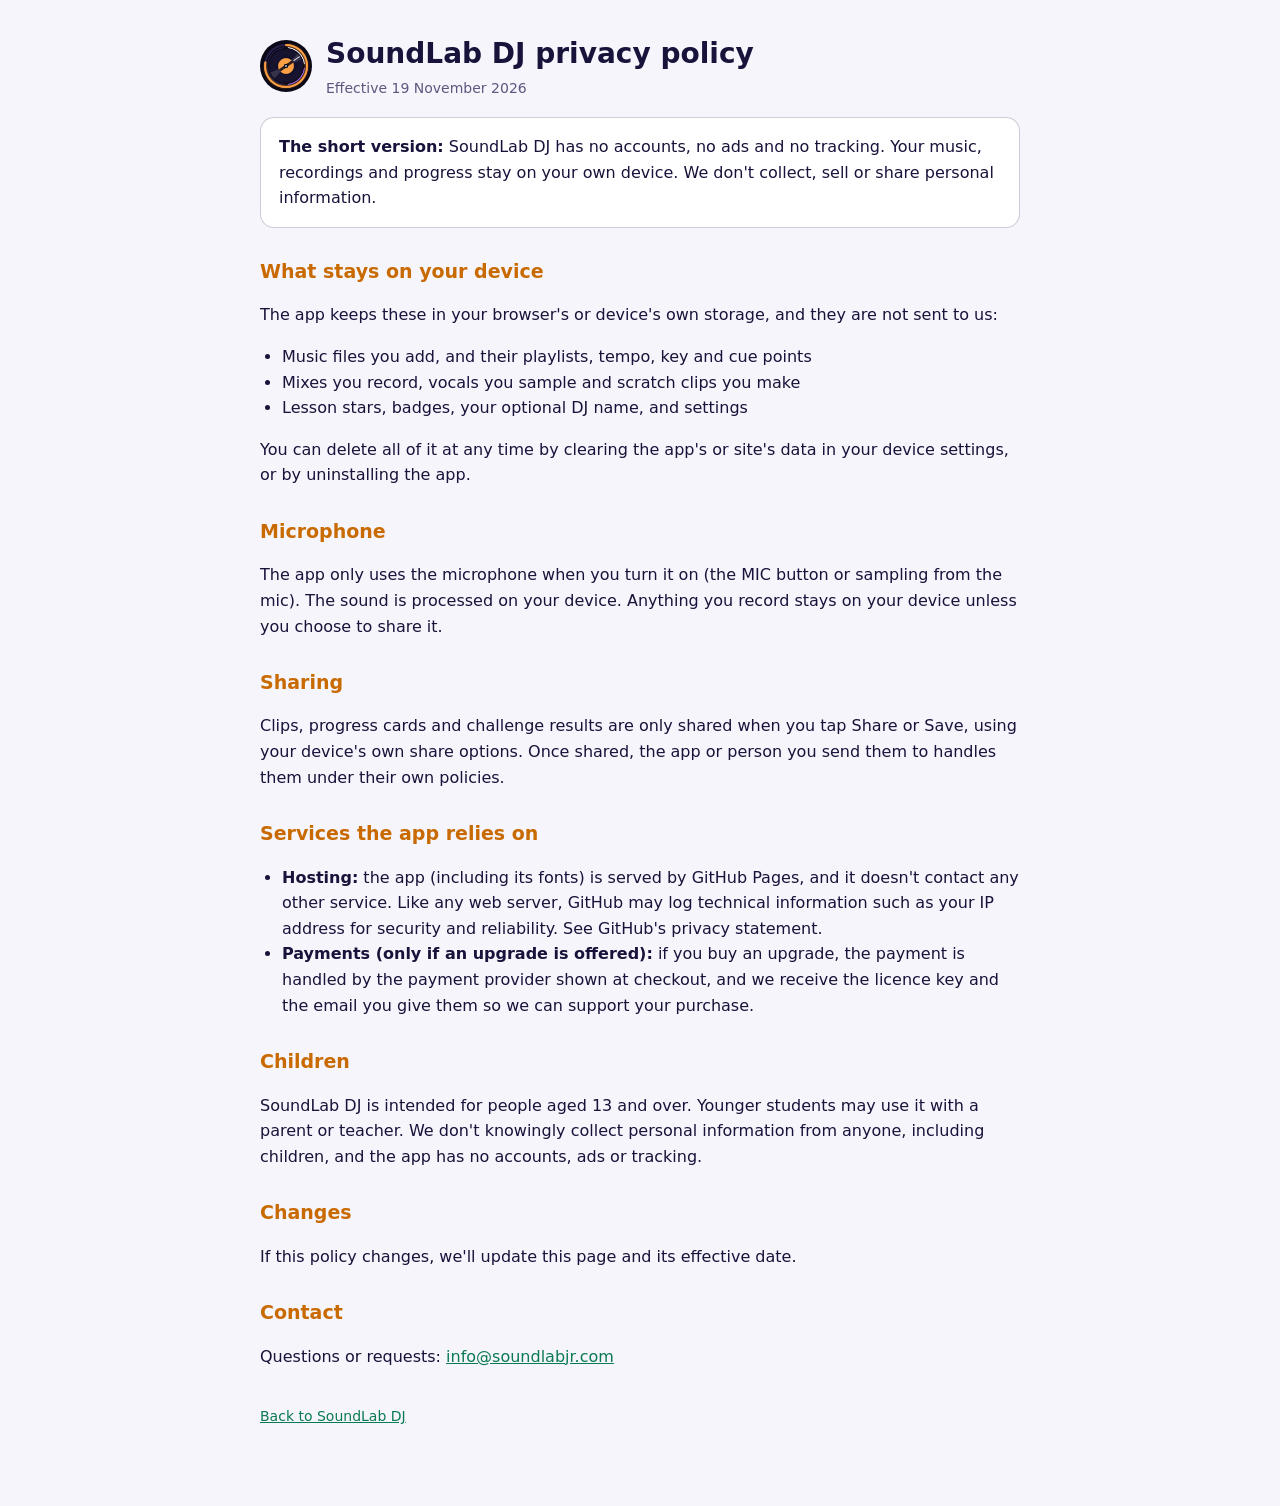
<file: privacy.html>
<!doctype html>
<html lang="en">
<head>
<meta charset="utf-8">
<meta name="viewport" content="width=device-width,initial-scale=1">
<title>SoundLab DJ · Privacy policy</title>
<meta name="description" content="Privacy policy for the SoundLab DJ app.">
<link rel="icon" type="image/png" href="icons/jog-favicon.png">
<style>
:root{--bg:#0d0b1e;--card:#17133a;--ink:#f2f0ff;--muted:#a29dcc;--accent:#ff9f43;--link:#2ee59d}
@media (prefers-color-scheme:light){:root:not([data-theme=dark]){--bg:#f6f5fb;--card:#ffffff;--ink:#17133a;--muted:#5d5880;--accent:#c96a00;--link:#0a7a52}}
body{margin:0;background:var(--bg);color:var(--ink);font:16px/1.6 system-ui,-apple-system,"Segoe UI",sans-serif}
main{max-width:760px;margin:0 auto;padding:32px 16px 64px}
header{display:flex;align-items:center;gap:14px;margin-bottom:8px}
header img{width:52px;height:52px;border-radius:50%}
h1{font-size:28px;margin:0}
h2{font-size:19px;margin:28px 0 6px;color:var(--accent)}
p,li{color:var(--ink)}
.muted{color:var(--muted);font-size:14px}
.card{background:var(--card);border-radius:14px;padding:16px 18px;margin:18px 0;border:1px solid color-mix(in srgb,var(--muted) 30%,transparent)}
a{color:var(--link)}
ul{padding-left:22px}
</style>
</head>
<body>
<main>
<header><img src="icons/jog-icon-192.png" alt=""><div><h1>SoundLab DJ privacy policy</h1><div class="muted">Effective 19 November 2026</div></div></header>

<div class="card"><b>The short version:</b> SoundLab DJ has no accounts, no ads and no tracking. Your music, recordings and progress stay on your own device. We don't collect, sell or share personal information.</div>

<h2>What stays on your device</h2>
<p>The app keeps these in your browser's or device's own storage, and they are not sent to us:</p>
<ul>
<li>Music files you add, and their playlists, tempo, key and cue points</li>
<li>Mixes you record, vocals you sample and scratch clips you make</li>
<li>Lesson stars, badges, your optional DJ name, and settings</li>
</ul>
<p>You can delete all of it at any time by clearing the app's or site's data in your device settings, or by uninstalling the app.</p>

<h2>Microphone</h2>
<p>The app only uses the microphone when you turn it on (the MIC button or sampling from the mic). The sound is processed on your device. Anything you record stays on your device unless you choose to share it.</p>

<h2>Sharing</h2>
<p>Clips, progress cards and challenge results are only shared when you tap Share or Save, using your device's own share options. Once shared, the app or person you send them to handles them under their own policies.</p>

<h2>Services the app relies on</h2>
<ul>
<li><b>Hosting:</b> the app (including its fonts) is served by GitHub Pages, and it doesn't contact any other service. Like any web server, GitHub may log technical information such as your IP address for security and reliability. See GitHub's privacy statement.</li>
<li><b>Payments (only if an upgrade is offered):</b> if you buy an upgrade, the payment is handled by the payment provider shown at checkout, and we receive the licence key and the email you give them so we can support your purchase.</li>
</ul>

<h2>Children</h2>
<p>SoundLab DJ is intended for people aged 13 and over. Younger students may use it with a parent or teacher. We don't knowingly collect personal information from anyone, including children, and the app has no accounts, ads or tracking.</p>

<h2>Changes</h2>
<p>If this policy changes, we'll update this page and its effective date.</p>

<h2>Contact</h2>
<p>Questions or requests: <a href="mailto:info@soundlabjr.com">info@soundlabjr.com</a></p>

<p class="muted" style="margin-top:36px"><a href="https://soundlabdj.apps2build.com/">Back to SoundLab DJ</a></p>
</main>
</body>
</html>
</file>
<file: fonts/fonts.css>
/* Outfit and JetBrains Mono (SIL Open Font License), served with the app so no outside font service is contacted */
/* latin-ext */
@font-face {
  font-family: 'JetBrains Mono';
  font-style: normal;
  font-weight: 400;
  font-display: swap;
  src: url(JetBrainsMono-400-latin-ext.woff2) format('woff2');
  unicode-range: U+0100-02BA, U+02BD-02C5, U+02C7-02CC, U+02CE-02D7, U+02DD-02FF, U+0304, U+0308, U+0329, U+1D00-1DBF, U+1E00-1E9F, U+1EF2-1EFF, U+2020, U+20A0-20AB, U+20AD-20C4, U+2113, U+2C60-2C7F, U+A720-A7FF;
}
/* latin */
@font-face {
  font-family: 'JetBrains Mono';
  font-style: normal;
  font-weight: 400;
  font-display: swap;
  src: url(JetBrainsMono-400-latin.woff2) format('woff2');
  unicode-range: U+0000-00FF, U+0131, U+0152-0153, U+02BB-02BC, U+02C6, U+02DA, U+02DC, U+0304, U+0308, U+0329, U+2000-206F, U+20AC, U+2122, U+2191, U+2193, U+2212, U+2215, U+FEFF, U+FFFD;
}
/* latin-ext */
@font-face {
  font-family: 'JetBrains Mono';
  font-style: normal;
  font-weight: 500;
  font-display: swap;
  src: url(JetBrainsMono-500-latin-ext.woff2) format('woff2');
  unicode-range: U+0100-02BA, U+02BD-02C5, U+02C7-02CC, U+02CE-02D7, U+02DD-02FF, U+0304, U+0308, U+0329, U+1D00-1DBF, U+1E00-1E9F, U+1EF2-1EFF, U+2020, U+20A0-20AB, U+20AD-20C4, U+2113, U+2C60-2C7F, U+A720-A7FF;
}
/* latin */
@font-face {
  font-family: 'JetBrains Mono';
  font-style: normal;
  font-weight: 500;
  font-display: swap;
  src: url(JetBrainsMono-500-latin.woff2) format('woff2');
  unicode-range: U+0000-00FF, U+0131, U+0152-0153, U+02BB-02BC, U+02C6, U+02DA, U+02DC, U+0304, U+0308, U+0329, U+2000-206F, U+20AC, U+2122, U+2191, U+2193, U+2212, U+2215, U+FEFF, U+FFFD;
}
/* latin-ext */
@font-face {
  font-family: 'JetBrains Mono';
  font-style: normal;
  font-weight: 700;
  font-display: swap;
  src: url(JetBrainsMono-700-latin-ext.woff2) format('woff2');
  unicode-range: U+0100-02BA, U+02BD-02C5, U+02C7-02CC, U+02CE-02D7, U+02DD-02FF, U+0304, U+0308, U+0329, U+1D00-1DBF, U+1E00-1E9F, U+1EF2-1EFF, U+2020, U+20A0-20AB, U+20AD-20C4, U+2113, U+2C60-2C7F, U+A720-A7FF;
}
/* latin */
@font-face {
  font-family: 'JetBrains Mono';
  font-style: normal;
  font-weight: 700;
  font-display: swap;
  src: url(JetBrainsMono-700-latin.woff2) format('woff2');
  unicode-range: U+0000-00FF, U+0131, U+0152-0153, U+02BB-02BC, U+02C6, U+02DA, U+02DC, U+0304, U+0308, U+0329, U+2000-206F, U+20AC, U+2122, U+2191, U+2193, U+2212, U+2215, U+FEFF, U+FFFD;
}
/* latin-ext */
@font-face {
  font-family: 'Outfit';
  font-style: normal;
  font-weight: 400;
  font-display: swap;
  src: url(Outfit-400-latin-ext.woff2) format('woff2');
  unicode-range: U+0100-02BA, U+02BD-02C5, U+02C7-02CC, U+02CE-02D7, U+02DD-02FF, U+0304, U+0308, U+0329, U+1D00-1DBF, U+1E00-1E9F, U+1EF2-1EFF, U+2020, U+20A0-20AB, U+20AD-20C4, U+2113, U+2C60-2C7F, U+A720-A7FF;
}
/* latin */
@font-face {
  font-family: 'Outfit';
  font-style: normal;
  font-weight: 400;
  font-display: swap;
  src: url(Outfit-400-latin.woff2) format('woff2');
  unicode-range: U+0000-00FF, U+0131, U+0152-0153, U+02BB-02BC, U+02C6, U+02DA, U+02DC, U+0304, U+0308, U+0329, U+2000-206F, U+20AC, U+2122, U+2191, U+2193, U+2212, U+2215, U+FEFF, U+FFFD;
}
/* latin-ext */
@font-face {
  font-family: 'Outfit';
  font-style: normal;
  font-weight: 500;
  font-display: swap;
  src: url(Outfit-500-latin-ext.woff2) format('woff2');
  unicode-range: U+0100-02BA, U+02BD-02C5, U+02C7-02CC, U+02CE-02D7, U+02DD-02FF, U+0304, U+0308, U+0329, U+1D00-1DBF, U+1E00-1E9F, U+1EF2-1EFF, U+2020, U+20A0-20AB, U+20AD-20C4, U+2113, U+2C60-2C7F, U+A720-A7FF;
}
/* latin */
@font-face {
  font-family: 'Outfit';
  font-style: normal;
  font-weight: 500;
  font-display: swap;
  src: url(Outfit-500-latin.woff2) format('woff2');
  unicode-range: U+0000-00FF, U+0131, U+0152-0153, U+02BB-02BC, U+02C6, U+02DA, U+02DC, U+0304, U+0308, U+0329, U+2000-206F, U+20AC, U+2122, U+2191, U+2193, U+2212, U+2215, U+FEFF, U+FFFD;
}
/* latin-ext */
@font-face {
  font-family: 'Outfit';
  font-style: normal;
  font-weight: 600;
  font-display: swap;
  src: url(Outfit-600-latin-ext.woff2) format('woff2');
  unicode-range: U+0100-02BA, U+02BD-02C5, U+02C7-02CC, U+02CE-02D7, U+02DD-02FF, U+0304, U+0308, U+0329, U+1D00-1DBF, U+1E00-1E9F, U+1EF2-1EFF, U+2020, U+20A0-20AB, U+20AD-20C4, U+2113, U+2C60-2C7F, U+A720-A7FF;
}
/* latin */
@font-face {
  font-family: 'Outfit';
  font-style: normal;
  font-weight: 600;
  font-display: swap;
  src: url(Outfit-600-latin.woff2) format('woff2');
  unicode-range: U+0000-00FF, U+0131, U+0152-0153, U+02BB-02BC, U+02C6, U+02DA, U+02DC, U+0304, U+0308, U+0329, U+2000-206F, U+20AC, U+2122, U+2191, U+2193, U+2212, U+2215, U+FEFF, U+FFFD;
}
/* latin-ext */
@font-face {
  font-family: 'Outfit';
  font-style: normal;
  font-weight: 700;
  font-display: swap;
  src: url(Outfit-700-latin-ext.woff2) format('woff2');
  unicode-range: U+0100-02BA, U+02BD-02C5, U+02C7-02CC, U+02CE-02D7, U+02DD-02FF, U+0304, U+0308, U+0329, U+1D00-1DBF, U+1E00-1E9F, U+1EF2-1EFF, U+2020, U+20A0-20AB, U+20AD-20C4, U+2113, U+2C60-2C7F, U+A720-A7FF;
}
/* latin */
@font-face {
  font-family: 'Outfit';
  font-style: normal;
  font-weight: 700;
  font-display: swap;
  src: url(Outfit-700-latin.woff2) format('woff2');
  unicode-range: U+0000-00FF, U+0131, U+0152-0153, U+02BB-02BC, U+02C6, U+02DA, U+02DC, U+0304, U+0308, U+0329, U+2000-206F, U+20AC, U+2122, U+2191, U+2193, U+2212, U+2215, U+FEFF, U+FFFD;
}
/* latin-ext */
@font-face {
  font-family: 'Outfit';
  font-style: normal;
  font-weight: 800;
  font-display: swap;
  src: url(Outfit-800-latin-ext.woff2) format('woff2');
  unicode-range: U+0100-02BA, U+02BD-02C5, U+02C7-02CC, U+02CE-02D7, U+02DD-02FF, U+0304, U+0308, U+0329, U+1D00-1DBF, U+1E00-1E9F, U+1EF2-1EFF, U+2020, U+20A0-20AB, U+20AD-20C4, U+2113, U+2C60-2C7F, U+A720-A7FF;
}
/* latin */
@font-face {
  font-family: 'Outfit';
  font-style: normal;
  font-weight: 800;
  font-display: swap;
  src: url(Outfit-800-latin.woff2) format('woff2');
  unicode-range: U+0000-00FF, U+0131, U+0152-0153, U+02BB-02BC, U+02C6, U+02DA, U+02DC, U+0304, U+0308, U+0329, U+2000-206F, U+20AC, U+2122, U+2191, U+2193, U+2212, U+2215, U+FEFF, U+FFFD;
}
</file>
